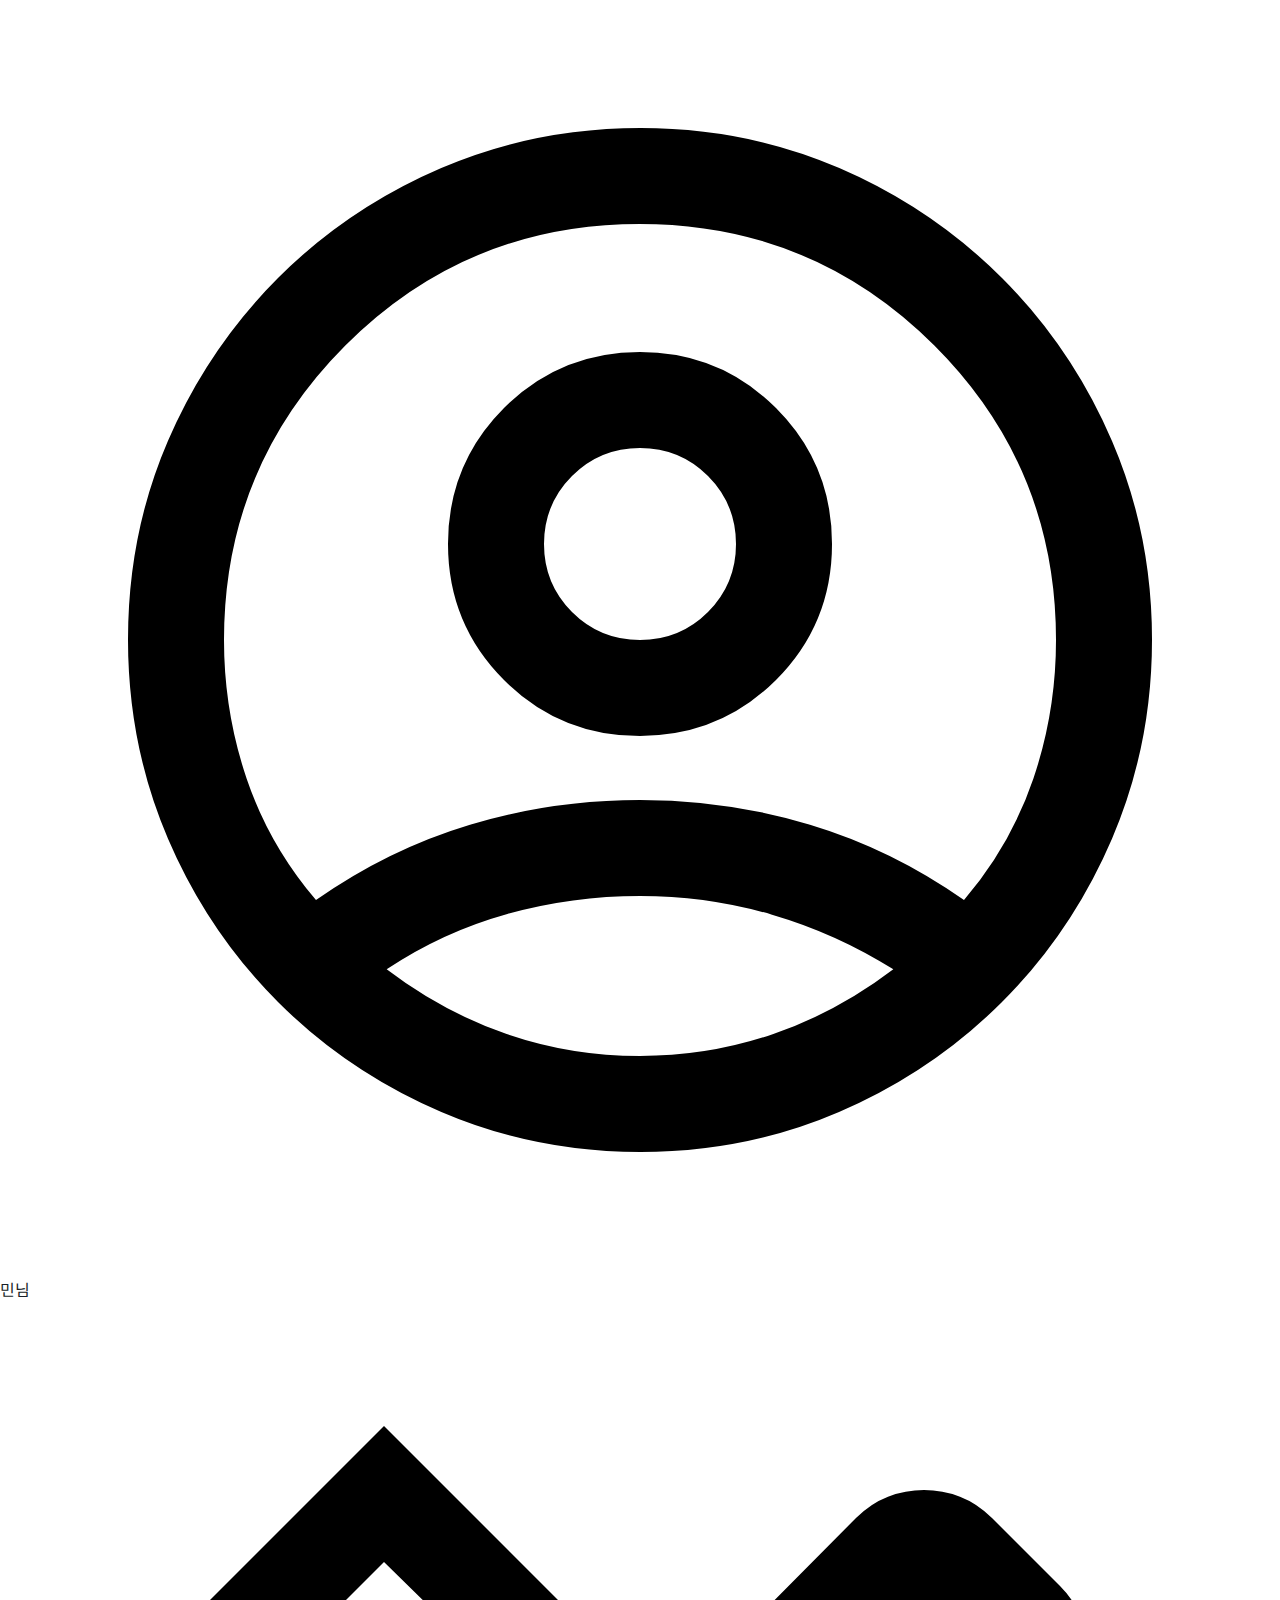
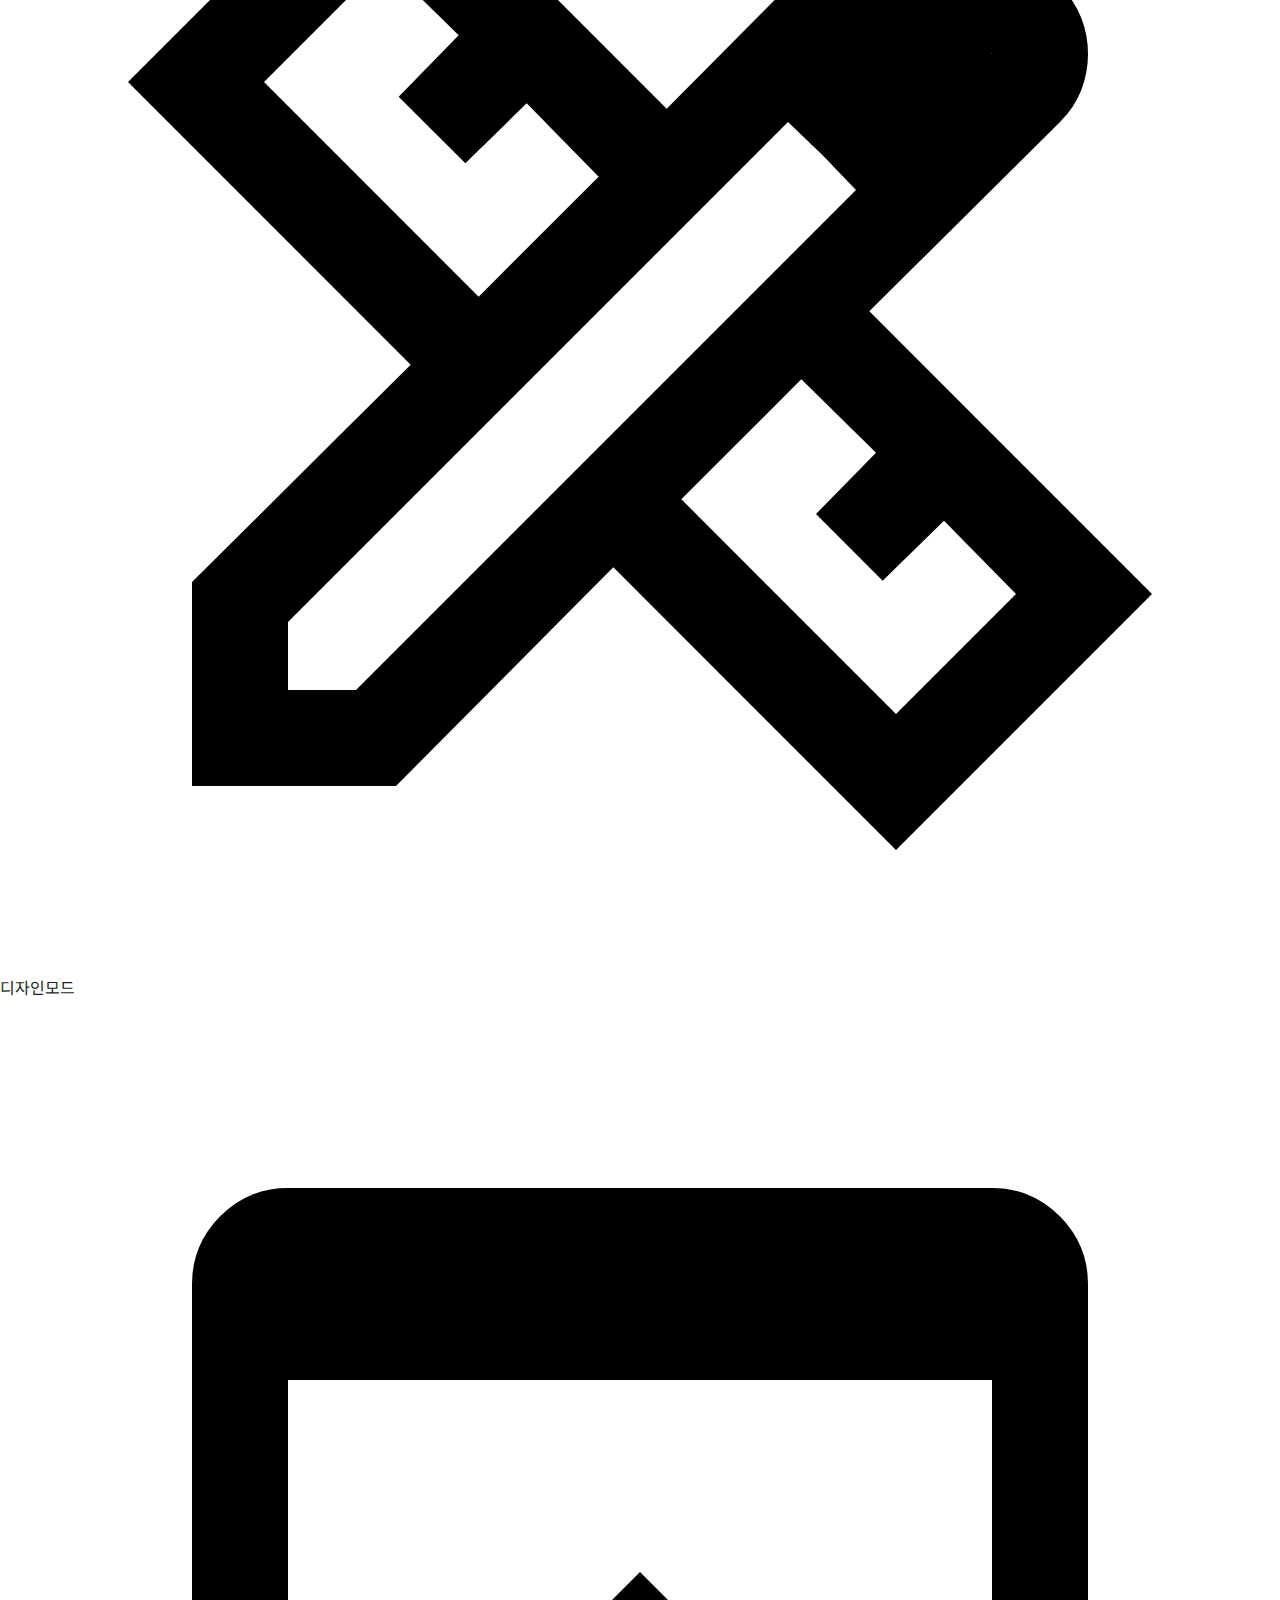
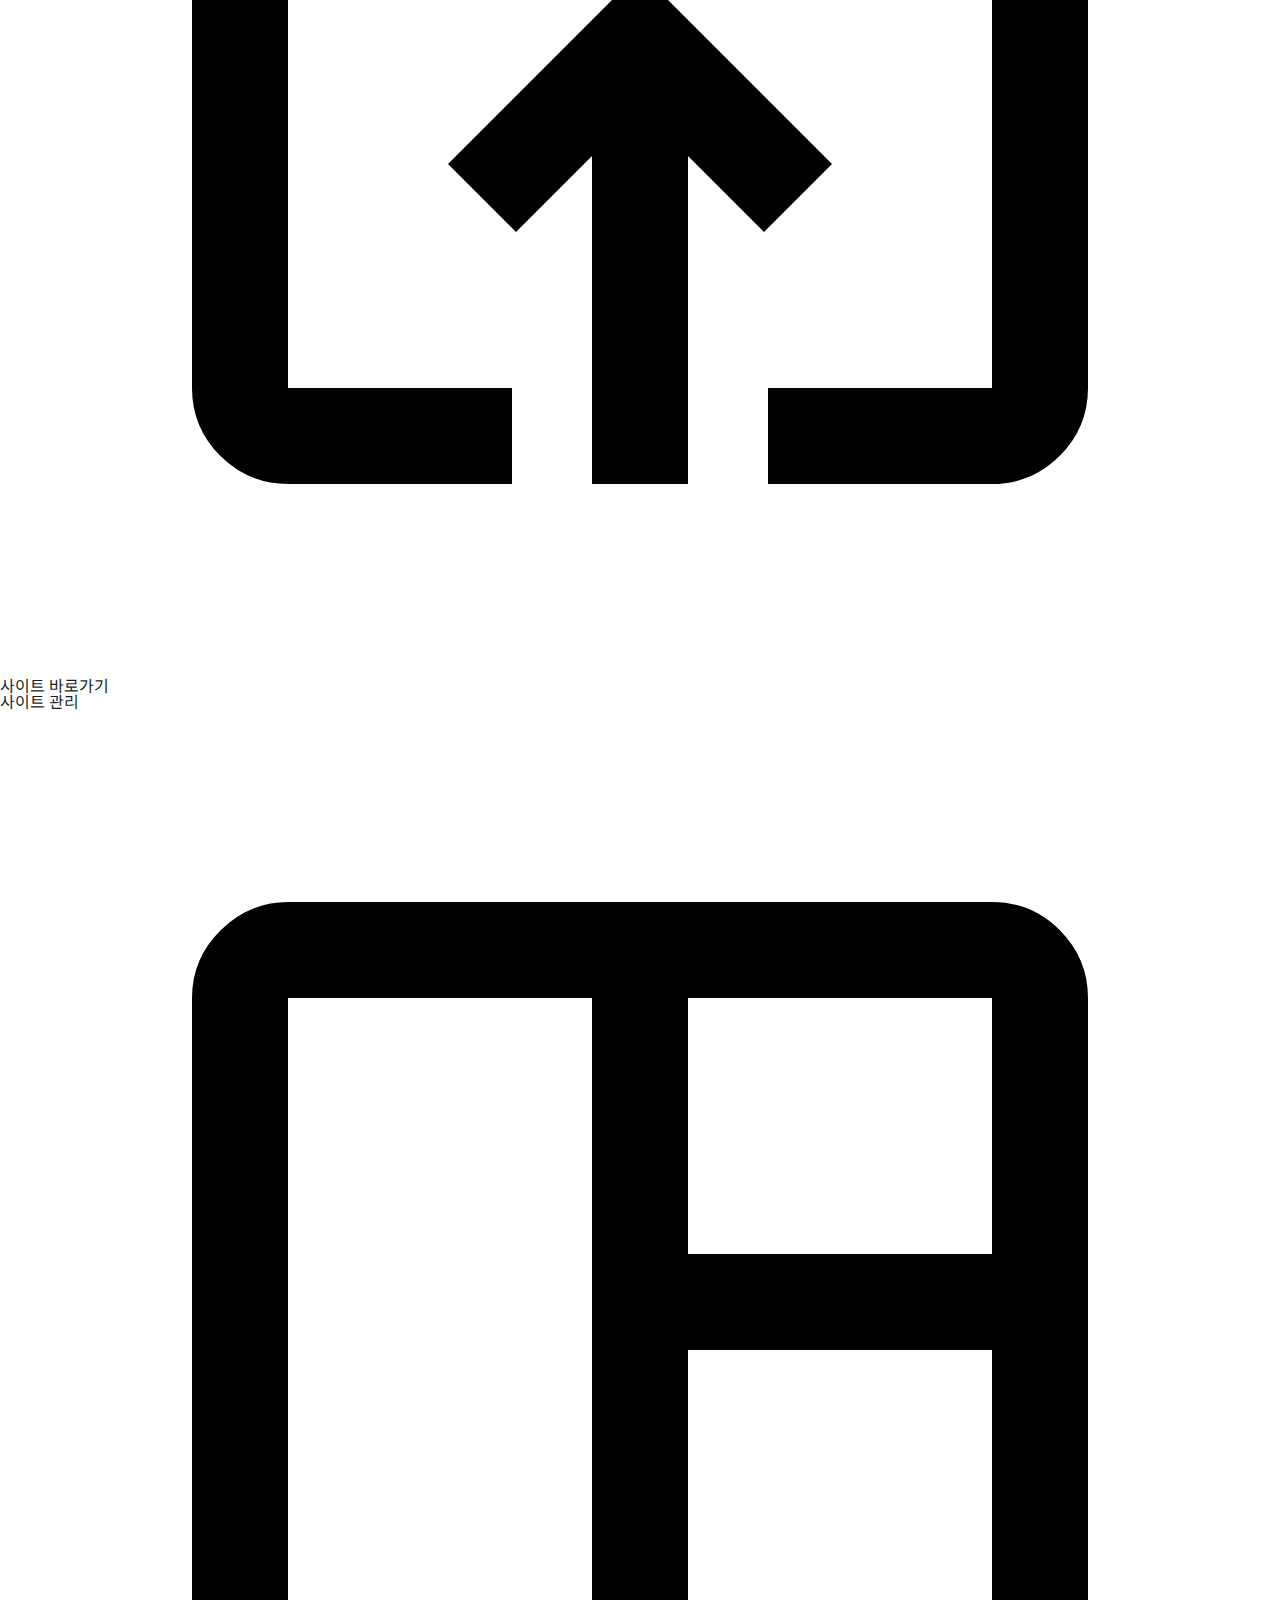
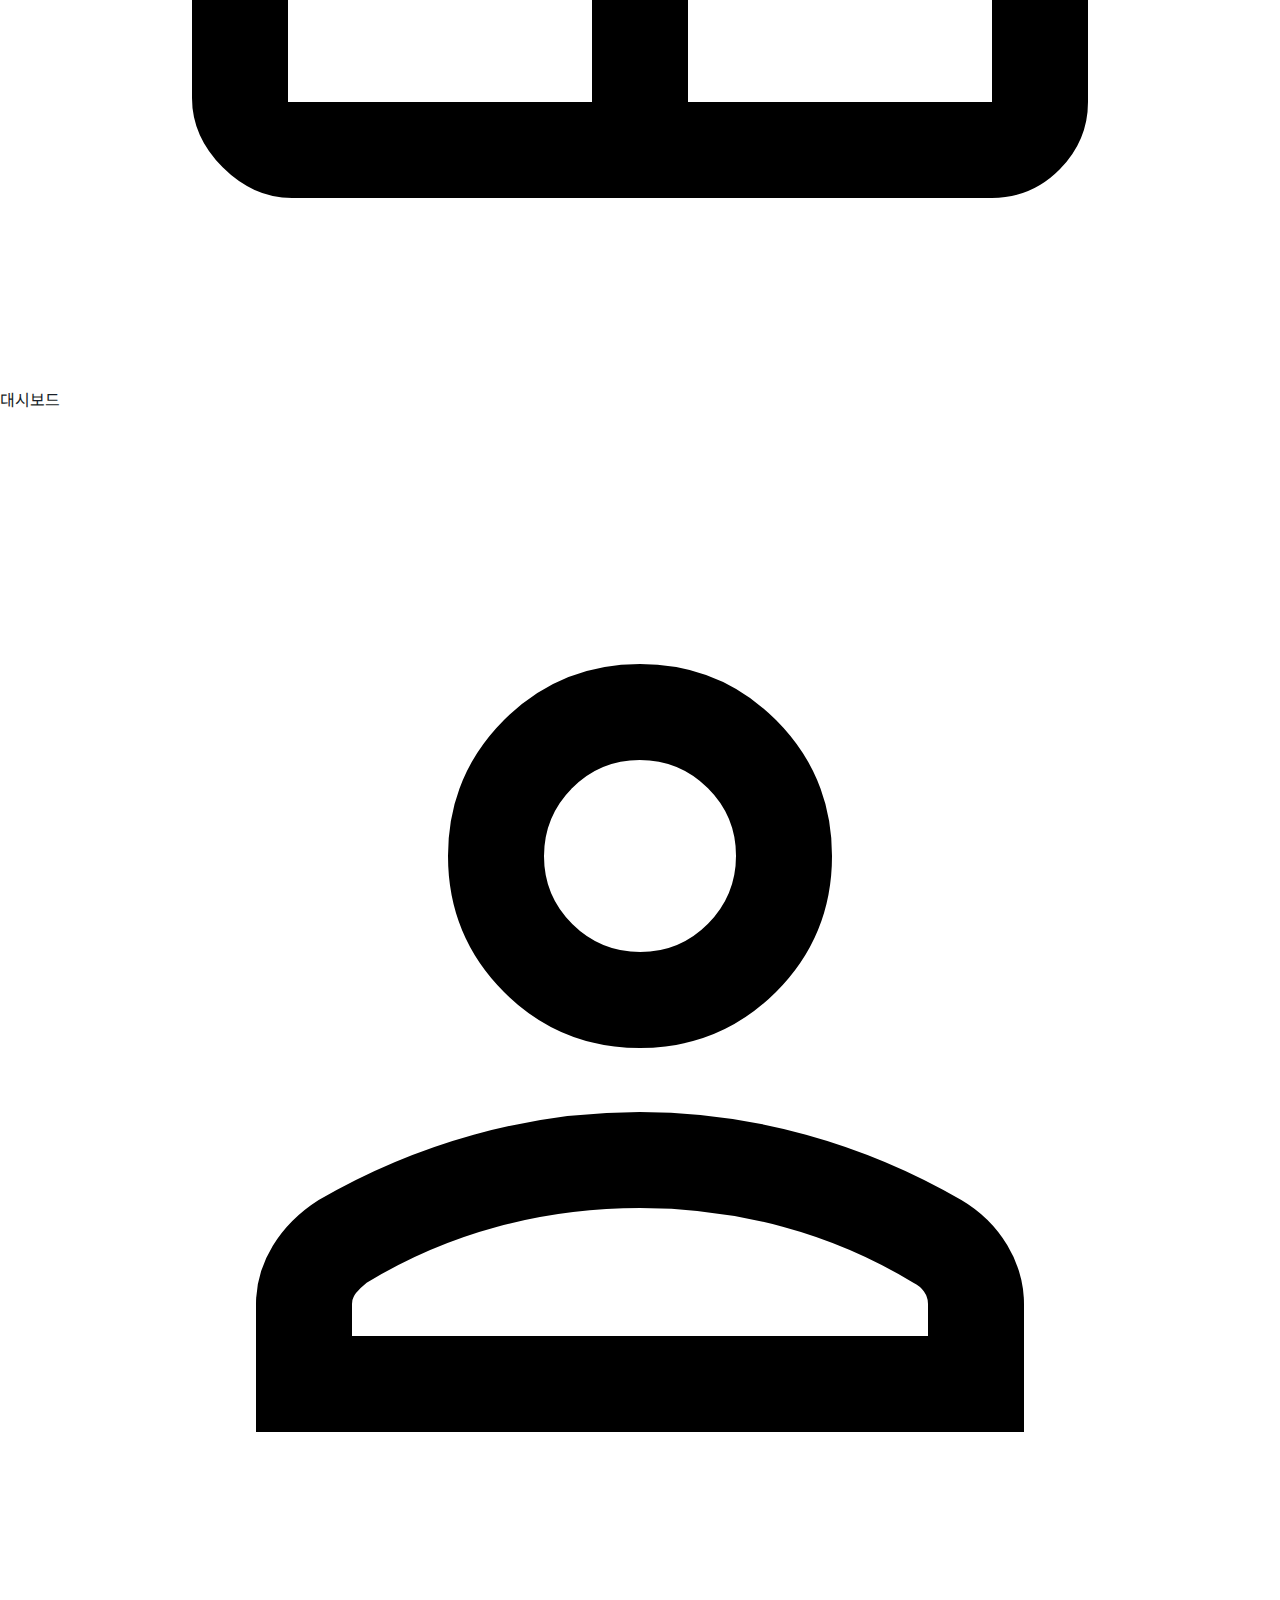
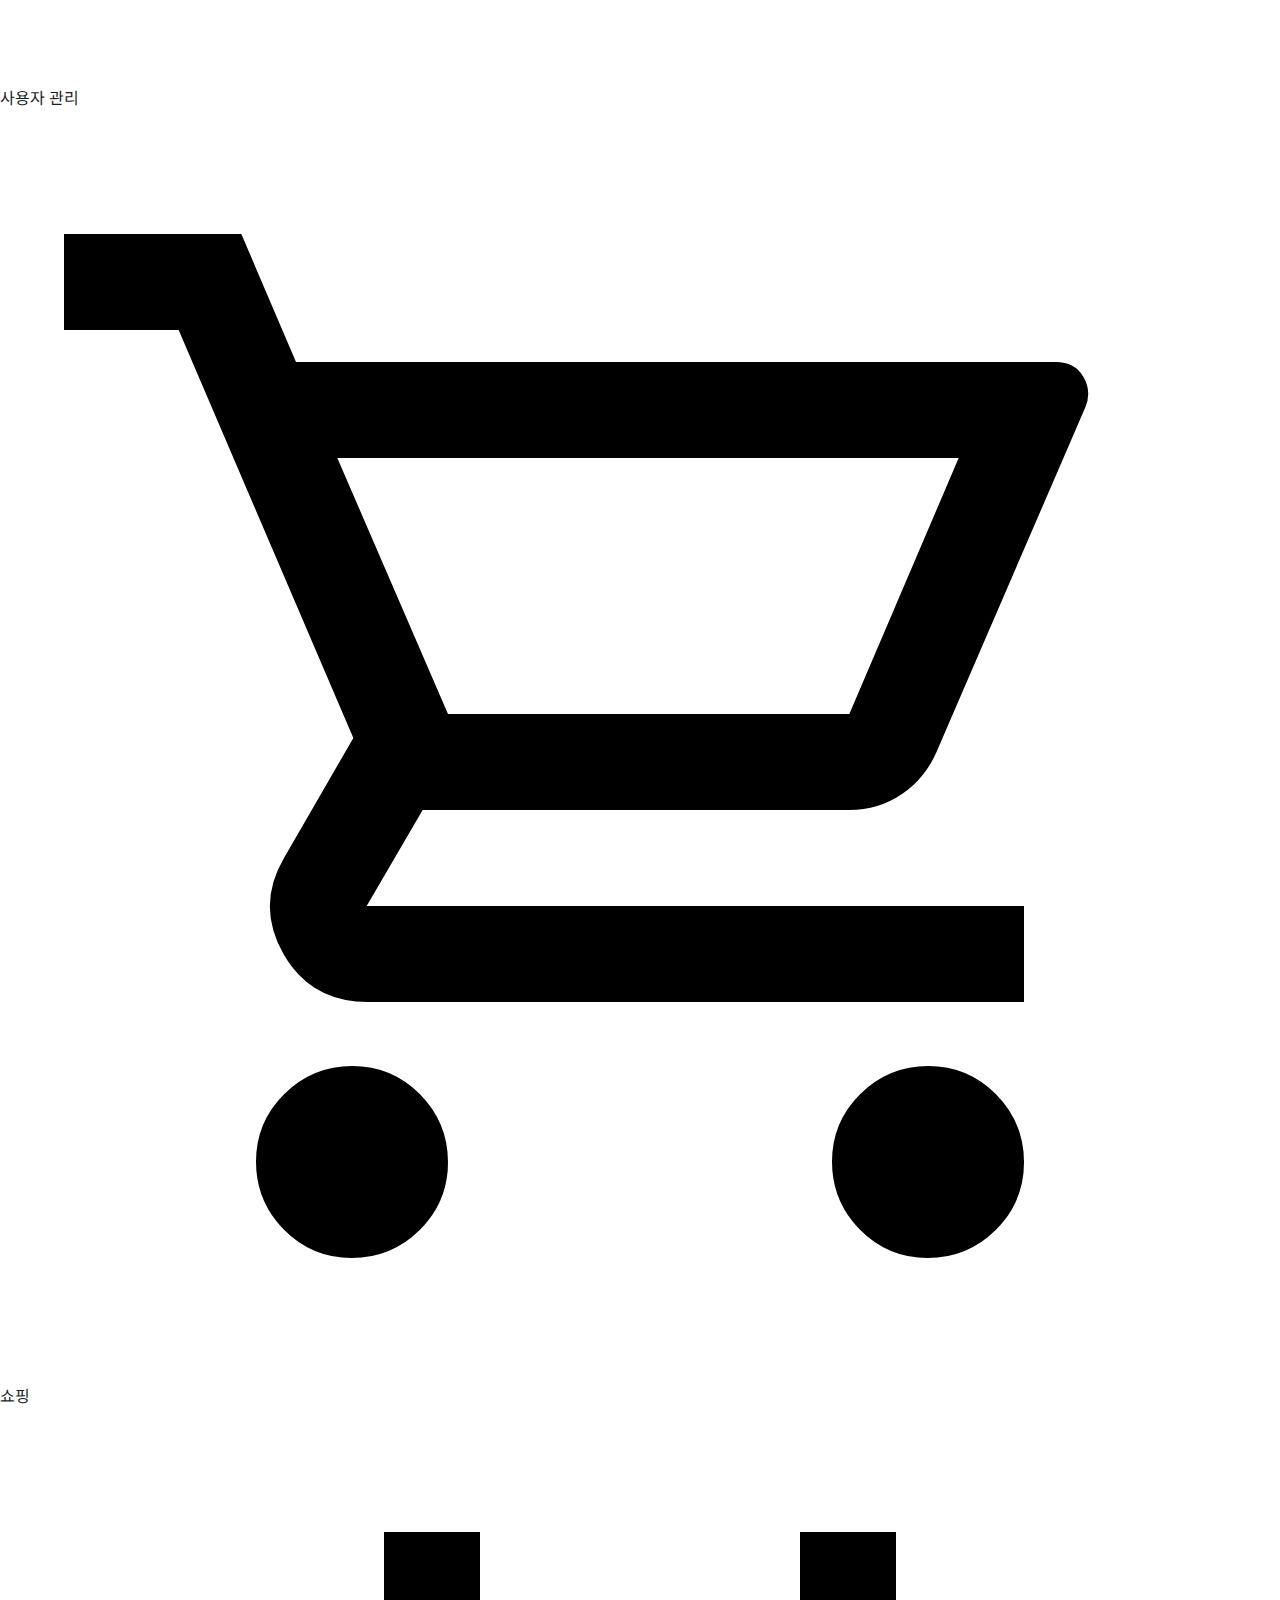
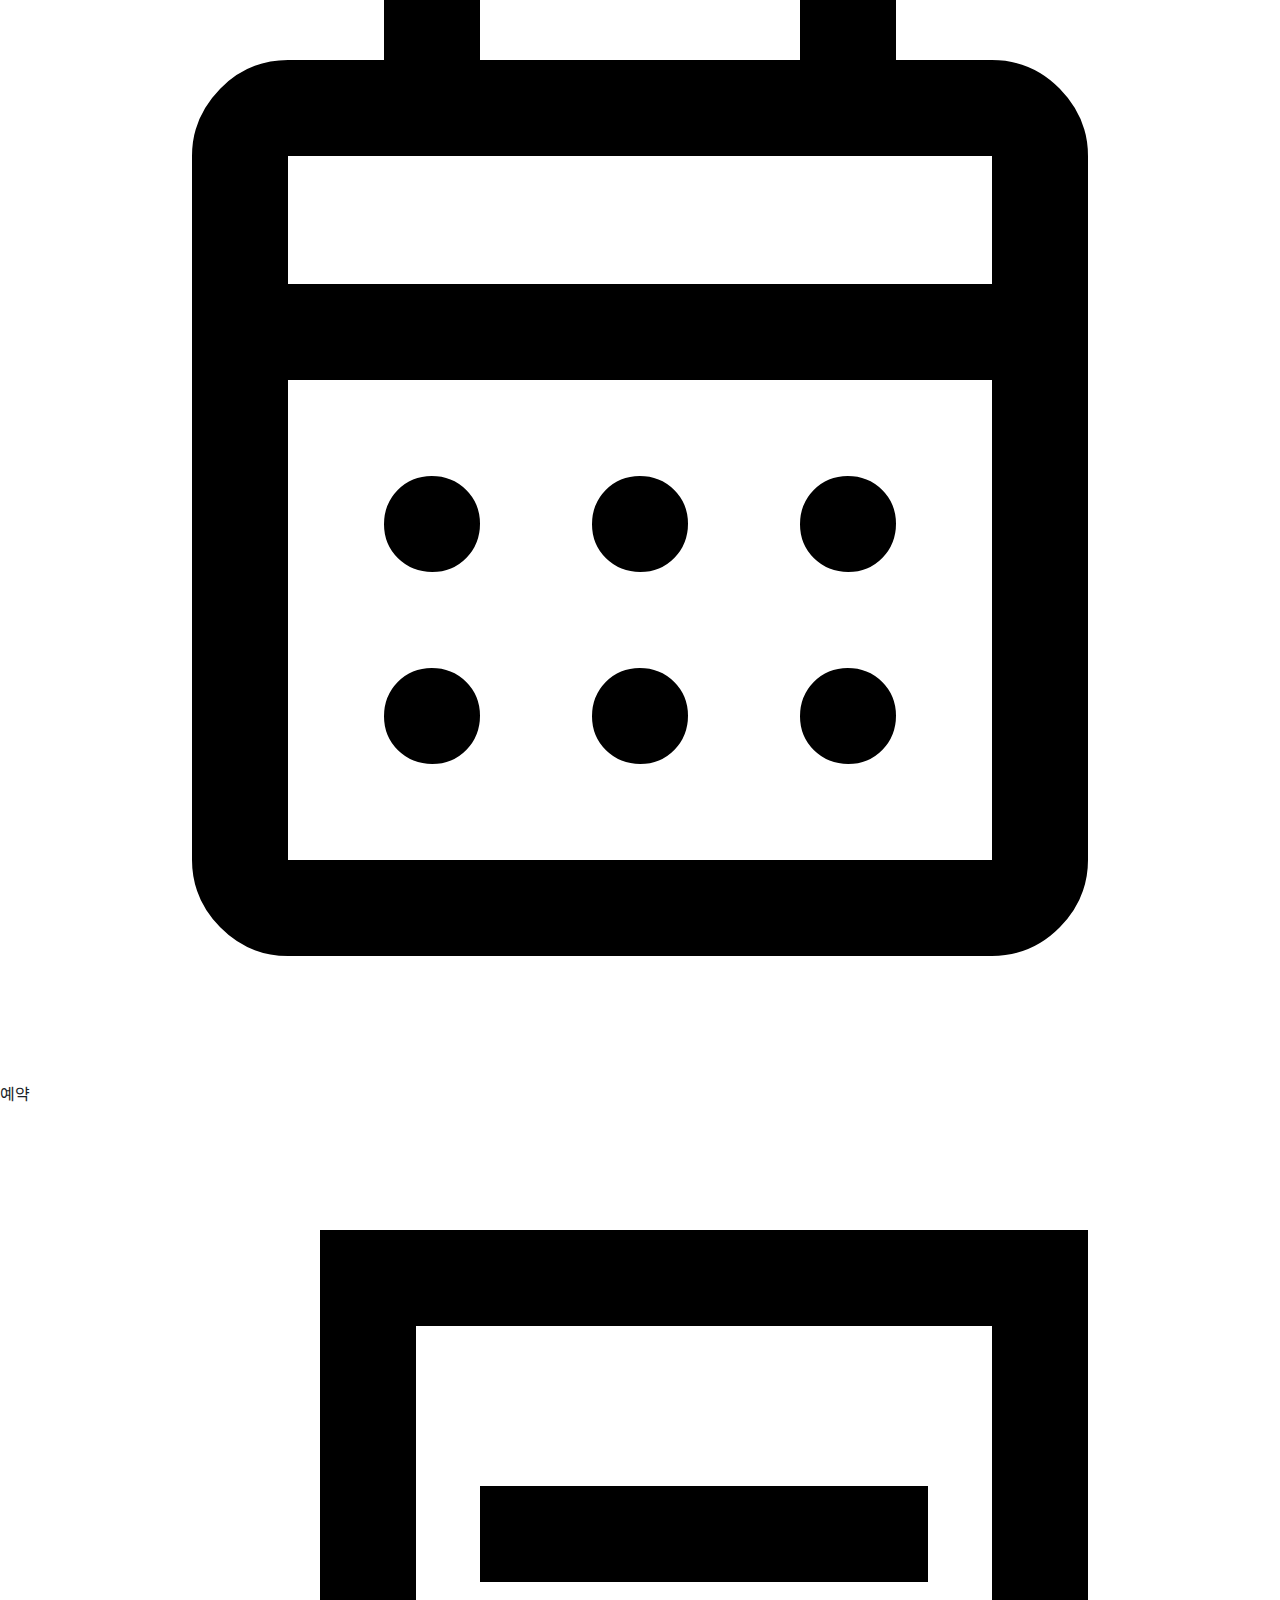
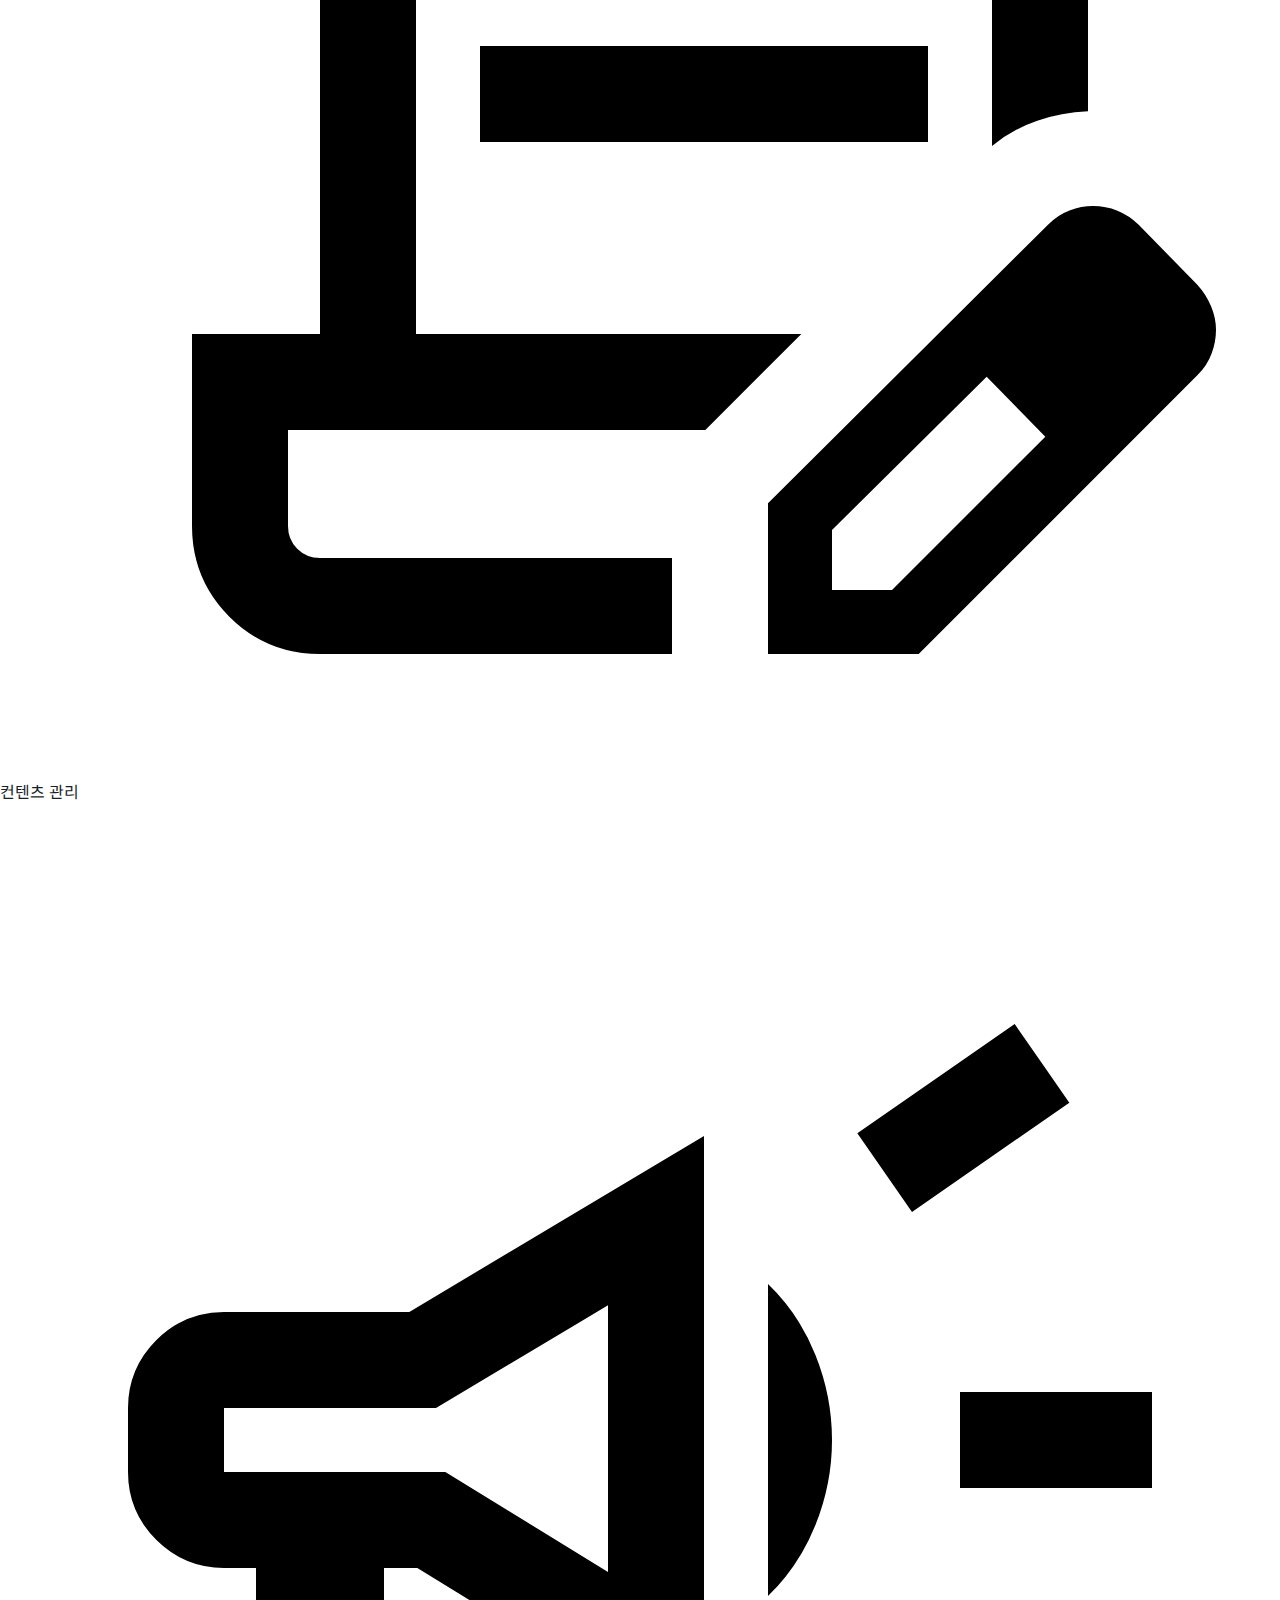
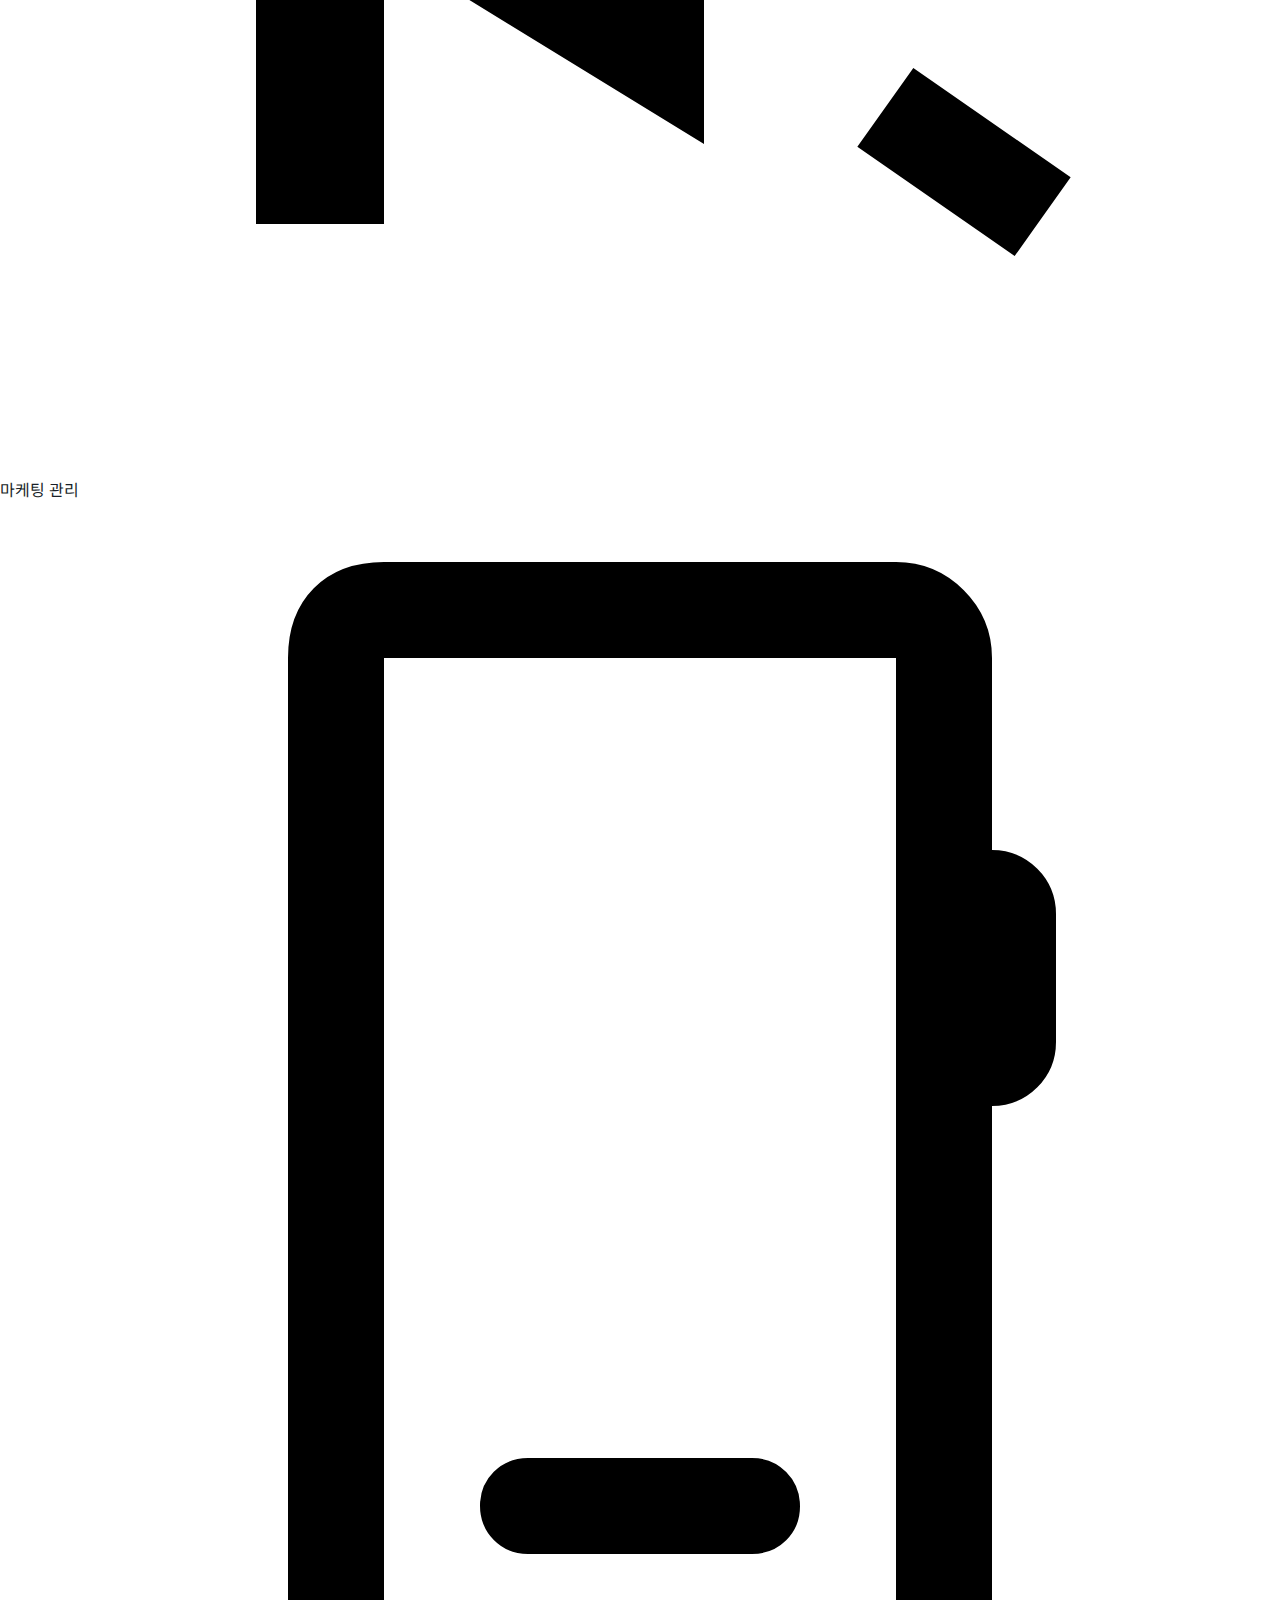
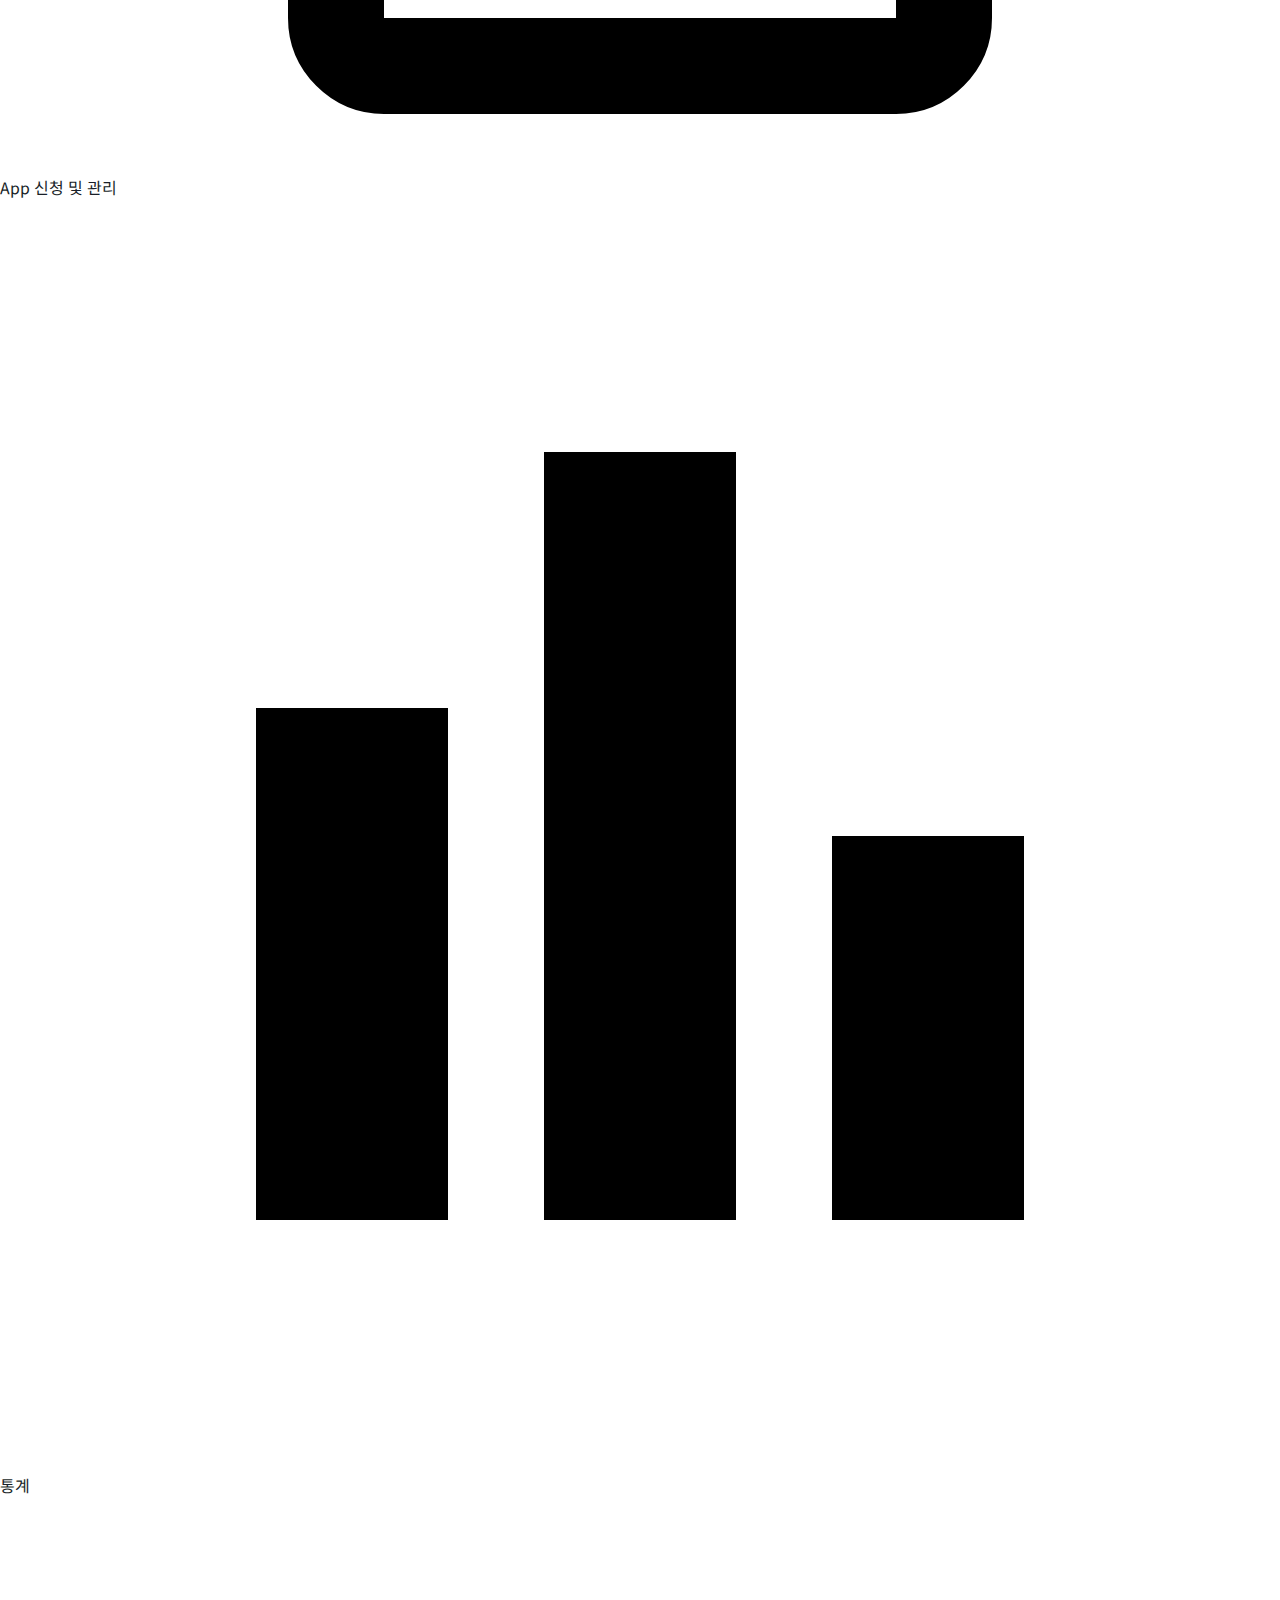
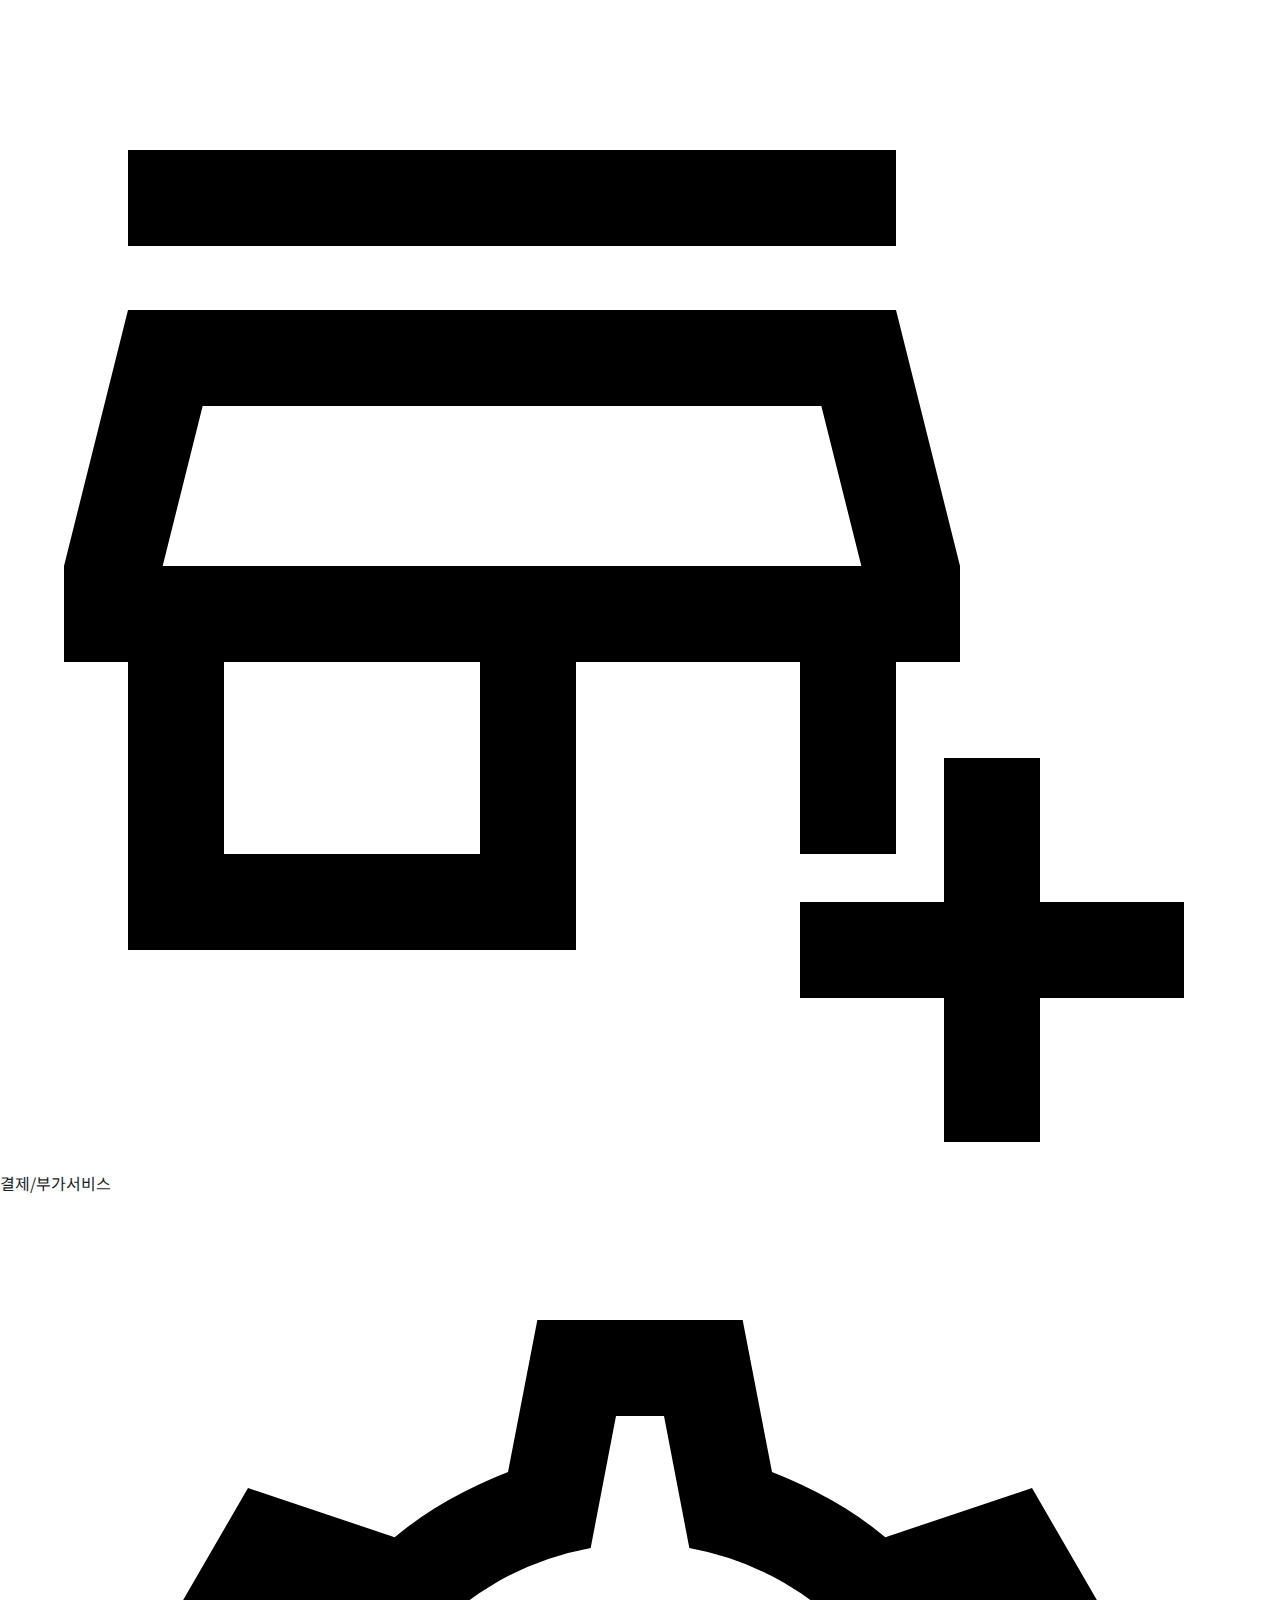
<file: index.html>
<!DOCTYPE html>
<html lang="ko">
  <head>
    <meta charset="UTF-8" />
    <meta name="viewport" content="width=device-width, initial-scale=1.0" />
    <title>Document</title>
    <link rel="stylesheet" href="style.css" />
  </head>
  <body>
    <div class="wrap">
      <aside>
        <h3></h3>
        <p>
          <img
            src="/icons/account_circle_20dp_000000_FILL0_wght400_GRAD0_opsz20.svg"
            alt="profile"
          />
          <span>민님</span>
        </p>
        <ul class="pro">
          <li>
            <img
              src="/icons/design_services_20dp_000000_FILL0_wght400_GRAD0_opsz20 (2).svg"
              alt="menu"
            />
            <a href="#">디자인모드</a>
          </li>
          <li>
            <img
              src="/icons/open_in_browser_20dp_000000_FILL0_wght400_GRAD0_opsz20.svg"
              alt="menu"
            />
            <a href="#">사이트 바로가기</a>
          </li>
        </ul>
        <ul class="site">
          <li>
            <a href="#"
              >사이트 관리
              <img
                src="/icons/add_circle_16dp_666666_FILL0_wght400_GRAD0_opsz20.svg"
                alt="menu"
                style="padding-left: 56px; width: 18px"
            /></a>
            <div>
              <img
                src="/icons/space_dashboard_20dp_000000_FILL0_wght400_GRAD0_opsz20.svg"
                alt="menu"
              />
              <a href="#">대시보드</a>
            </div>
            <div>
              <img
                src="/icons/person_20dp_000000_FILL0_wght400_GRAD0_opsz20.svg"
                alt="menu"
              />
              <a href="#">사용자 관리</a>
            </div>
            <div>
              <img
                src="/icons/shopping_cart_20dp_000000_FILL0_wght400_GRAD0_opsz20.svg"
                alt="menu"
              />
              <a href="#">쇼핑</a>
            </div>
            <div>
              <img
                src="/icons/calendar_month_20dp_000000_FILL0_wght400_GRAD0_opsz20.svg"
                alt="menu"
              />
              <a href="#">예약</a>
            </div>
            <div>
              <img
                src="/icons/contract_edit_20dp_000000_FILL0_wght400_GRAD0_opsz20 (1).svg"
                alt="menu"
              />
              <a href="#">컨텐츠 관리</a>
            </div>
            <div>
              <img
                src="/icons/campaign_20dp_000000_FILL0_wght400_GRAD0_opsz20.svg"
                alt="menu"
              />
              <a href="#">마케팅 관리</a>
            </div>
            <div>
              <img
                src="/icons/mobile_3_20dp_000000_FILL0_wght400_GRAD0_opsz20.svg"
                alt="menu"
              />
              <a href="#">App 신청 및 관리</a>
            </div>
            <div>
              <img
                src="/icons/bar_chart_20dp_000000_FILL0_wght400_GRAD0_opsz20.svg"
                alt="menu"
              /><a href="#">통계</a>
            </div>
            <div>
              <img
                src="/icons/add_business_20dp_000000_FILL0_wght400_GRAD0_opsz20.svg"
                alt="menu"
              /><a href="#">결제/부가서비스</a>
            </div>
            <div>
              <img
                src="/icons/settings_20dp_000000_FILL0_wght400_GRAD0_opsz20.svg"
                alt="menu"
              /><a href="#">환경설정</a>
            </div>
          </li>
        </ul>
      </aside>
      <main>
        <div class="search">
          <input
            type="search"
            name="search"
            id="search"
            placeholder="슈가파우더"
          />
          <input type="submit" value="검색" id="submit" />
          <input type="button" value="초기화" id="cancel" />
        </div>
        <div class="list">
          <div class="list1">
            <ul>
              <h4>기본설정</h4>
              <div class="bar1"></div>
              <li>
                <input type="radio" name="radio0" id="check" checked />사이트
                정보 설정하기
              </li>
              <li>
                <input type="radio" name="radio1" id="check" checked />디자인
                편집하기
              </li>
              <li>
                <input type="radio" name="radio1" id="check" />약관 설정하기
              </li>
              <li>
                <input type="radio" name="radio1" id="check" />도메인 연결하기
              </li>
            </ul>
            <ul>
              <h4>판매하기</h4>
              <div class="bar2"></div>
              <li>
                <input type="radio" name="radio2" id="check" />상품 추가하기
              </li>
              <li>
                <input type="radio" name="radio2" id="check" />배송 설정하기
              </li>
              <li>
                <input type="radio" name="radio2" id="check" />전자결제 신청하기
              </li>

              <li>
                <input type="radio" name="radio2" id="check" />네이버페이
                신청하기
              </li>
              <li>
                <input type="radio" name="radio2" id="check" />네이버쇼핑
                입점하기
              </li>
              <li>
                <input type="radio" name="radio2" id="check" />예약상품 추가하기
              </li>

              <li>
                <input type="radio" name="radio2" id="check" />성수기, 휴일
                설정하기
              </li>

              <li>
                <input type="radio" name="radio2" id="check" />환불기준 설정하기
              </li>
            </ul>

            <ul>
              <h4>성장하기</h4>
              <div class="bar3"></div>
              <li>
                <input type="radio" name="radio3" id="check" />검색엔진 등록하기
              </li>
              <li>
                <input type="radio" name="radio3" id="check" checked />검색엔진
                최적화
              </li>
              <li>
                <input type="radio" name="radio3" id="check" />소셜 로그인
                설정하기
              </li>
              <li>
                <input type="radio" name="radio3" id="check" />메일발송 설정하기
              </li>
              <li>
                <input type="radio" name="radio3" id="check" />SNS/알림톡
                설정하기
              </li>
              <li>
                <input type="radio" name="radio3" id="check" />방문자 분석하기
              </li>
              <li>
                <input type="radio" name="radio3" id="check" />광고 및 전환추적
                설정
              </li>
            </ul>
            <ul>
              <h4>추천작업</h4>
              <div class="bar4"></div>
              <li>
                <input type="radio" name="radio4" id="check" />운영진 설정하기
              </li>
              <li>
                <input type="radio" name="radio4" id="check" />자동입금확인
                설정하기
              </li>
              <li>
                <input type="radio" name="radio4" id="check" />채팅상담 설정하기
              </li>
              <li>
                <input type="radio" name="radio4" id="check" />모바일 앱
                설정하기
              </li>
              <li>
                <input type="radio" name="radio4" id="check" />FBE 설정하기
              </li>
            </ul>
          </div>
          <div class="list2">
            <div class="profile">
              <img
                src="/icons/account_circle_32dp_D9D9D9_FILL0_wght400_GRAD0_opsz40.svg"
                alt="account"
              />
              <br />
              <select name="select" id="select">
                <option selected>관리자</option>
                <option>다른계정으로 로그인</option>
              </select>
              <p>0926alsl7@naver.com</p>
            </div>
            <div class="pf">
              <ul>
                <li>사용버전</li>
                <li>PG</li>
                <li>APP</li>
                <li>도메인</li>
                <li>SSL</li>
                <li>SMS</li>
                <li>입금확인</li>
              </ul>
              <ul id="second">
                <li><span>FREE</span></li>
                <li>미가입</li>
                <li>IOS미사용/Android 미사용</li>
                <li>기본 도메인 사용 중</li>
                <li>사용 (기본 도메인 자동 적용)</li>
                <li>0건</li>
                <li>자동입금확인 미사용</li>
              </ul>
              <ul id="third">
                <li>업그레이드</li>
                <li>설정</li>
                <li>설정</li>
                <li>설정</li>
                <li>설정</li>
                <li>충전</li>
                <li>설정</li>
              </ul>
            </div>
          </div>
        </div>
        <div class="list3">
          <div class="list4">
            <table>
              <caption>
                일자별 요약
              </caption>
              <tr>
                <th>일자</th>
                <th>주문수</th>
                <th>매출액</th>
                <th>방문자</th>
                <th>가입</th>
                <th>문의</th>
                <th>후기</th>
              </tr>
              <tr>
                <td>2025-08-29</td>
                <td>1,247</td>
                <td>11,252,345원</td>
                <td>11,647명</td>
                <td>876명</td>
                <td>0</td>
                <td>0</td>
              </tr>
              <tr>
                <td>2025-08-28</td>
                <td>825</td>
                <td>8,952,705원</td>
                <td>17,926명</td>
                <td>1,257명</td>
                <td>0</td>
                <td>0</td>
              </tr>
              <tr>
                <td>2025-08-27</td>
                <td>452</td>
                <td>4,872,340원</td>
                <td>37,565명</td>
                <td>6,451명</td>
                <td>0</td>
                <td>0</td>
              </tr>
              <tr>
                <td>2025-08-26</td>
                <td>2,345</td>
                <td>24,120,821원</td>
                <td>24,215명</td>
                <td>3,276명</td>
                <td>0</td>
                <td>0</td>
              </tr>
              <tr>
                <td>2025-08-25</td>
                <td>549</td>
                <td>7,420,954원</td>
                <td>15,956명</td>
                <td>2,129명</td>
                <td>0</td>
                <td>0</td>
              </tr>
              <tr>
                <td>2025-08-24</td>
                <td>1,112</td>
                <td>12,155,486원</td>
                <td>11,298명</td>
                <td>1,927명</td>
                <td>0</td>
                <td>0</td>
              </tr>
              <tr>
                <td>2025-08-23</td>
                <td>623</td>
                <td>8,119,347원</td>
                <td>50,517명</td>
                <td>1,151명</td>
                <td>0</td>
                <td>0</td>
              </tr>
              <tr>
                <td>최근 7일 합계</td>
                <td>7,319</td>
                <td>95,482,455원</td>
                <td>112,347명</td>
                <td>19,926명</td>
                <td>0</td>
                <td>0</td>
              </tr>
            </table>
          </div>
          <div class="list5">
            <div class="graph">
              <p>방문자 현황</p>
              <img src="/icons/graph.png" alt="graph" />
            </div>
          </div>
          <div class="list6"></div>
        </div>
      </main>
    </div>
  </body>
</html>
</file>
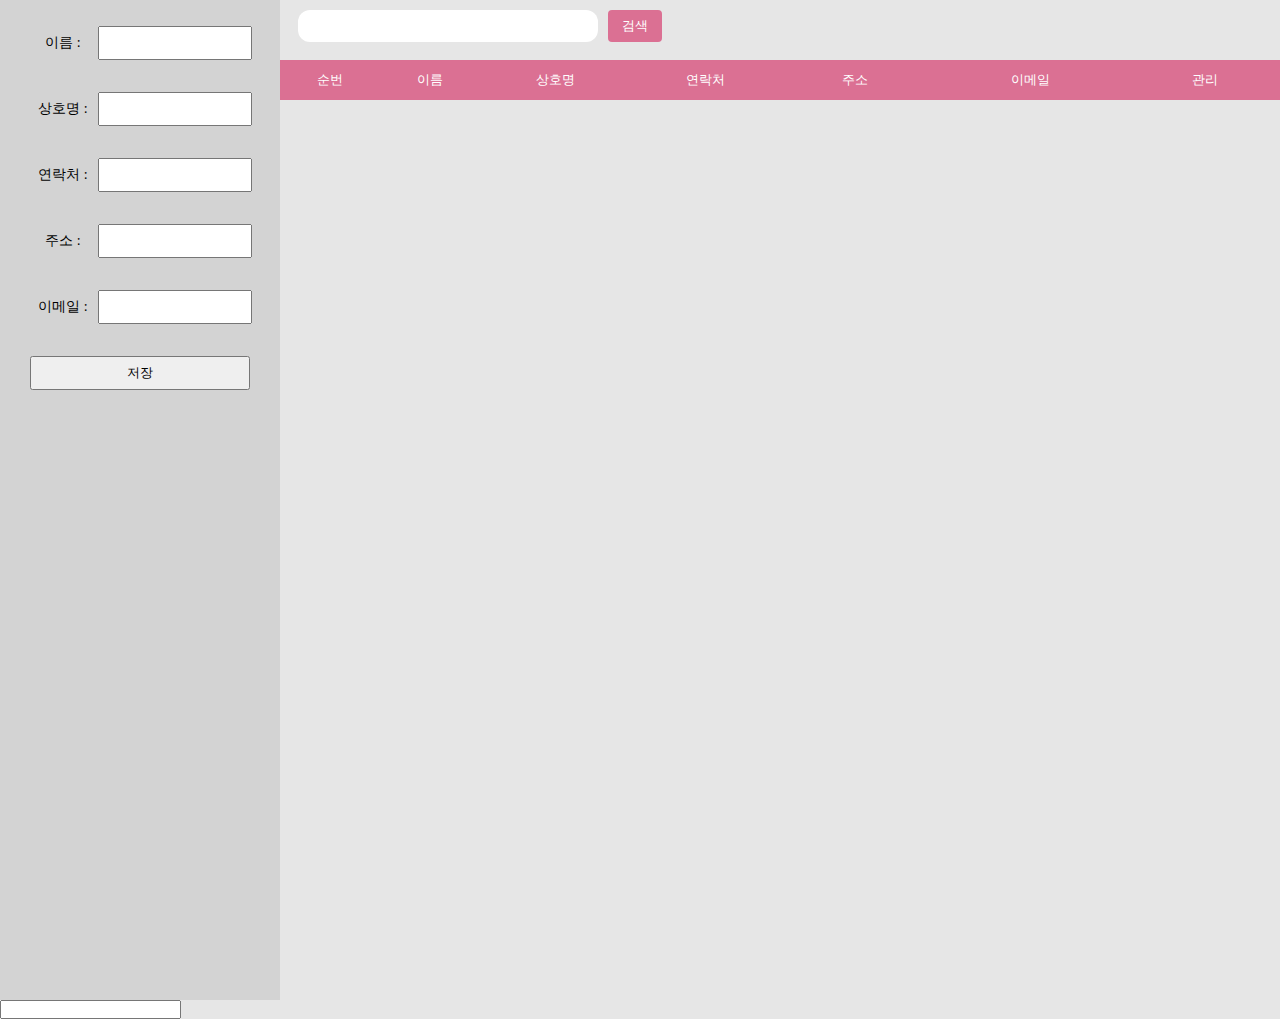
<file: card/index.html>
<!DOCTYPE html>
<html lang="en">
  <head>
    <meta charset="UTF-8" />
    <meta name="viewport" content="width=device-width, initial-scale=1.0" />
    <title>Document</title>
    <link rel="stylesheet" href="style.css" />
    <script src="index.js" defer></script>
  </head>
  <body>
    <div class="wrap">
      <aside>
        <ul>
          <li>
            <p>이름 :</p>
            <input type="text" id="company" />
          </li>
          <li>
            <p>상호명 :</p>
            <input type="text" id="name" />
          </li>
          <li>
            <p>연락처 :</p>
            <input type="text" id="tel" />
          </li>
          <li>
            <p>주소 :</p>
            <input type="text" id="addr" />
          </li>
          <li>
            <p>이메일 :</p>
            <input type="text" id="email" />
          </li>
          <li><button id="btn" data-flag="0">저장</button></li>
        </ul>
      </aside>
      <main>
        <header>
          <input type="text" id="search1" />
          <input type="button" value="검색" id="search2" />
        </header>
        <section>
          <ul class="nav">
            <li>순번</li>
            <li>이름</li>
            <li>상호명</li>
            <li>연락처</li>
            <li>주소</li>
            <li>이메일</li>
            <li>관리</li>
          </ul>
          <div class="list"></div>
        </section>
      </main>
    </div>
    <input type="text" id="seq" value="" />
  </body>
</html>
</file>
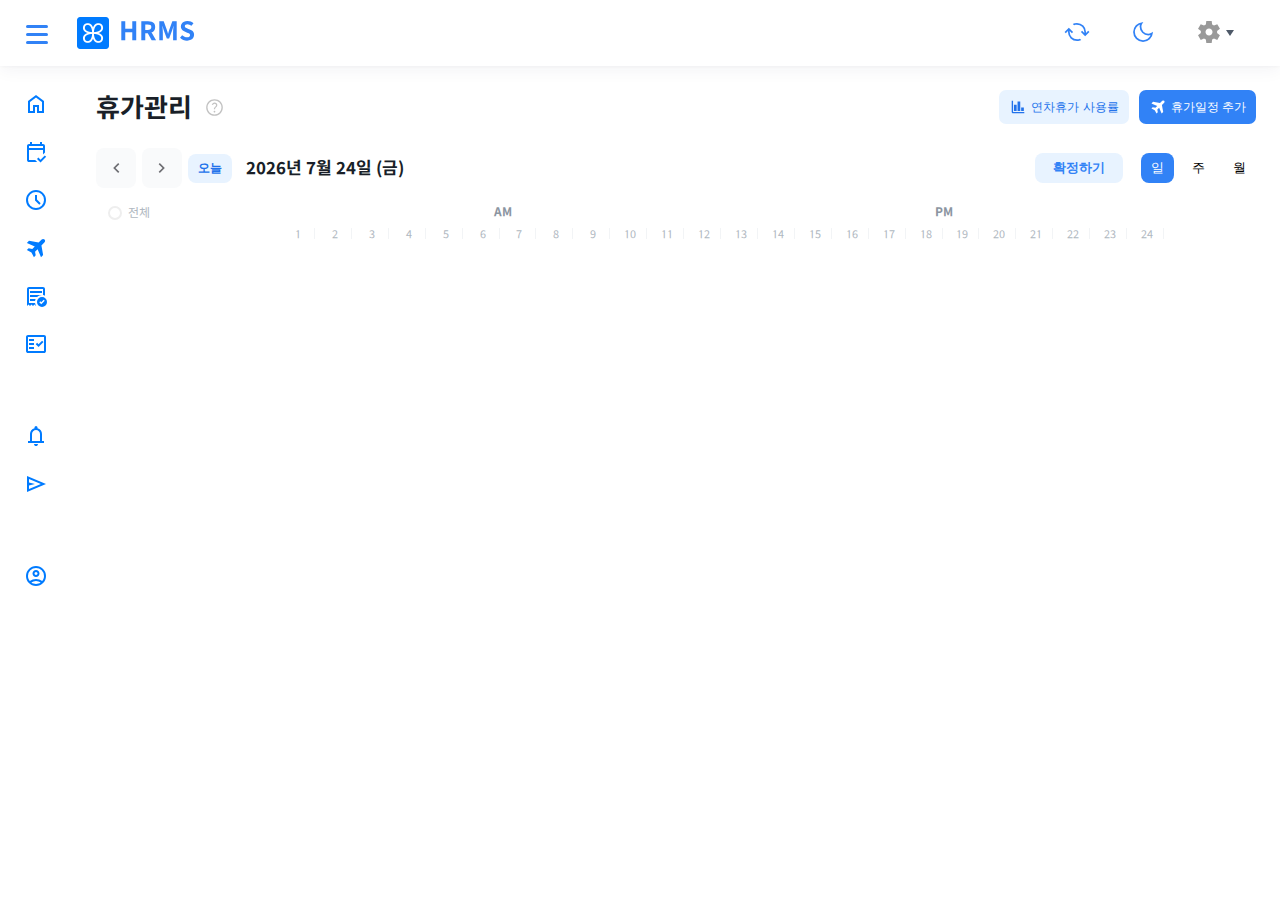
<file: dashboard.html>
<!DOCTYPE html>
<html lang="ko">
  <head>
    <meta charset="UTF-8" />
    <meta name="viewport" content="width=device-width, initial-scale=1.0" />
    <title>HR Management System</title>
    <link rel="shortcut icon" href="images/favicon.ico" />
    <link
      rel="icon"
      type="images/png"
      sizes="32x32"
      href="images/favicon-32x32.png"
    />
    <link
      rel="icon"
      type="images/png"
      sizes="16x16"
      href="images/favicon-16x16.png"
    />
    <link rel="stylesheet" href="style.css" />
    <link rel="stylesheet" href="m-style.css" media="(max-width:768px)" />
    <script src="jquery-3.7.1.min.js"></script>
    <script src="data.js" defer></script>
    <script src="contract.js" defer></script>
    <script src="dashboard.js" defer></script>
    <script src="schedule.js" defer></script>
    <script src="notice.js" defer></script>
  </head>
  <body>
    <div class="wrap">
      <div class="header">
        <div class="header-inner flex">
          <div class="menu">
            <button class="btn-menu" aria-label="메뉴 열기"></button>
          </div>
          <div class="header-wrap flex">
            <div class="logo flex">
              <img src="images/favicon-32x32.png" alt="logo" />
              <h1 class="logo-txt">HRMS</h1>
            </div>
            <div class="header-bar">
              <ul class="header-bar-list flex">
                <li class="header-bar-list-item">
                  <button class="icon-btn new">
                    <img src="images/refresh.svg" alt="change" />
                  </button>
                </li>
                <li class="header-bar-list-item">
                  <button class="icon-btn" id="darkmode">
                    <img
                      src="images/darkmode.svg"
                      alt="lightmode"
                      class="lightmode-img"
                    />
                    <img
                      src="images/darkmode-fill.svg"
                      alt="darkmode"
                      class="darkmode-img"
                      style="display: none"
                    />
                  </button>
                </li>
                <li class="header-bar-list-item dropdown">
                  <button class="icon-btn">
                    <img src="images/setting.svg" alt="setting" />
                  </button>
                </li>
              </ul>
            </div>
          </div>
        </div>
      </div>
      <div id="layout">
        <div class="main-wrap flex">
          <div class="aside">
            <div class="aside-inner">
              <ul class="nav">
                <li class="nav-item is-active" data-target="home">
                  <img src="images/home.svg" alt="home" />
                  <span class="nav-txt">홈</span>
                </li>
                <li class="nav-item" data-target="schedule">
                  <img src="images/schedule1.svg" alt="date" />
                  <span class="nav-txt">근무일정</span>
                </li>
                <li class="nav-item" data-target="attendance">
                  <img src="images/timecheck.svg" alt="date" />
                  <span class="nav-txt">출퇴근기록</span>
                </li>
                <li class="nav-item" data-target="vacation">
                  <img src="images/vacation.svg" alt="date" />
                  <span class="nav-txt">휴가관리</span>
                </li>
                <li class="nav-item" data-target="approval">
                  <img src="images/approve1.svg" alt="date" />
                  <span class="nav-txt">전자결재</span>
                </li>
                <li class="nav-item" data-target="contract">
                  <img src="images/approve2.svg" alt="date" />
                  <span class="nav-txt">전자계약</span>
                </li>
                <li class="nav-divider"></li>
                <li class="nav-item" data-target="notice">
                  <img src="images/notice.svg" alt="date" />
                  <span class="nav-txt">사내공지</span>
                </li>
                <li class="nav-item" data-target="message">
                  <img
                    src="images/send1.svg"
                    alt="date"
                    class="nav-item-message-img"
                  />
                  <span class="nav-txt">메시지</span>
                </li>
                <li class="nav-divider"></li>
                <li class="nav-item" data-target="account">
                  <img src="images/account.svg" alt="date" />
                  <span class="nav-txt">계정</span>
                </li>
              </ul>
            </div>
          </div>
          <div class="main">
            <div class="content">
              <section class="section" data-page="home">
                <div class="dashboard home">
                  <div class="card profile-card" data-target="account">
                    <div class="profile-info flex">
                      <div class="profile-img">
                        <img
                          src="images/supervisoraccount.svg"
                          alt="profile-img"
                        />
                      </div>
                      <div class="profile-text flex">
                        <div class="profile-name">하미니</div>
                        <div class="profile-meta">HR Manager · MBC Company</div>
                      </div>
                    </div>
                    <div class="profile-badge">ADMIN</div>
                  </div>
                  <div class="card schedule-card" data-target="schedule">
                    <div class="card-header">
                      <div class="card-title-wrap">
                        <div class="card-title-icon">
                          <img
                            src="images/timecheck.svg"
                            alt="출퇴근현황 아이콘"
                          />
                        </div>
                        <div class="card-title">
                          <h2 class="card-title-txt">출퇴근 현황</h2>
                        </div>
                      </div>
                      <button class="next-page">
                        <img
                          src="images/pagemove.svg"
                          alt="출퇴근현황 페이지 이동"
                        />
                      </button>
                    </div>
                    <div class="status-grid">
                      <div class="status-item wide common">
                        <span class="label">총 인원</span>
                        <strong class="colorBlue">981</strong>
                      </div>
                      <div class="status-item wide danger">
                        <span class="label">미출근</span>
                        <strong class="danger">13</strong>
                      </div>
                      <div class="status-item">
                        <span class="label">연차</span>
                        <strong>5</strong>
                      </div>
                      <div class="status-item">
                        <span class="label">출장</span>
                        <strong>31</strong>
                      </div>
                      <div class="status-item">
                        <span class="label">휴가</span>
                        <strong>8</strong>
                      </div>
                    </div>
                  </div>
                  <div class="card approval-card" data-target="approval">
                    <div class="card-header">
                      <div class="card-title-wrap">
                        <div class="card-title-icon">
                          <img src="images/approve1.svg" alt="전자결재" />
                        </div>
                        <div class="card-title">
                          <h2 class="card-title-txt">승인 대기 결제</h2>
                        </div>
                      </div>
                      <button class="next-page">
                        <img src="images/pagemove.svg" alt="결재 페이지 이동" />
                      </button>
                    </div>
                    <ul class="approval-list">
                      <li>
                        <span class="title">연차 신청</span>
                        <span class="count-pill danger">2건</span>
                      </li>
                      <li>
                        <span class="title">출장 신청</span>
                        <span class="count-pill">11건</span>
                      </li>
                      <li>
                        <span class="title">휴가 신청</span>
                        <span class="count-pill">3건</span>
                      </li>
                      <li>
                        <span class="title">야근 / 주말 근무</span>
                        <span class="count-pill">7건</span>
                      </li>
                    </ul>
                  </div>
                  <div class="card notice-card" data-target="notice">
                    <div class="card-header">
                      <div class="card-title-wrap">
                        <div class="card-title-icon">
                          <img src="images/notice.svg" alt="공지" />
                        </div>
                        <div class="card-title">
                          <h2 class="card-title-txt">공지 관리</h2>
                        </div>
                      </div>
                    </div>
                    <ul class="notice-list">
                      <li>
                        <span class="title">12월 급여 일정 안내</span>
                        <span class="date">12.05</span>
                      </li>
                      <li>
                        <span class="title">재택근무 정책 변경</span>
                        <span class="date">11.27</span>
                      </li>
                      <li>
                        <span class="title"> 사내 보안 교육 안내</span>
                        <span class="date">11.14</span>
                      </li>
                    </ul>
                    <div class="notice-actions">
                      <button class="notice-btn add">
                        <img src="images/addnoti.svg" alt="공지추가" />
                        <span>공지 추가</span>
                      </button>
                      <button class="notice-btn edit">
                        <img src="images/editnotification.svg" alt="공지수정" />
                        <span>공지 수정</span>
                      </button>
                    </div>
                  </div>
                  <div class="card summary-card">
                    <div class="card-header">
                      <div class="card-title-wrap">
                        <div class="card-title-icon">
                          <img src="images/chart3.svg" alt="icon" />
                        </div>
                        <div class="card-title">
                          <h2 class="card-title-txt">이번 달 요약</h2>
                        </div>
                      </div>
                    </div>
                    <div class="summary-item">
                      <div class="summary-row">
                        <div class="summary-text">
                          <span class="label">평균 근무시간</span>
                          <strong class="value"
                            >8.2<span class="font-s">h</span></strong
                          >
                        </div>
                        <span class="summary-sub">기준 8h</span>
                      </div>
                      <div class="progress toss">
                        <div class="progress-bar" data-value="82"></div>
                      </div>
                    </div>
                    <div class="summary-item">
                      <div class="summary-row">
                        <div class="summary-text">
                          <span class="label">연차 사용률</span>
                          <strong class="value"
                            >12<span class="font-s">%</span>
                          </strong>
                        </div>
                        <span class="summary-sub">연 15일 기준</span>
                      </div>
                      <div class="progress toss gray">
                        <div class="progress-bar" data-value="12"></div>
                      </div>
                    </div>
                  </div>
                </div>
              </section>
              <section class="section" data-page="schedule">
                <div class="dashboard schedule">
                  <div class="schedule-top">
                    <div class="schedule-title">
                      <h1>근무일정</h1>
                      <button class="help-btn">
                        <img src="images/help.svg" alt="도움말" />
                      </button>
                      <div class="toggle-wrap">
                        <span>휴가 관리</span>
                        <label class="toggle">
                          <input
                            type="checkbox"
                            class="toggle-input"
                            id="mixToggle"
                          />
                          <span class="slider"></span>
                        </label>
                      </div>
                    </div>
                    <button type="button" class="schedule-add-btn">
                      <img
                        src="images/scedule-add-btn.svg"
                        alt="schedule-add"
                      />근무일정 추가
                    </button>
                  </div>
                  <div class="schedule-control">
                    <div class="date-nav">
                      <button class="schedule-prev-btn">
                        <img
                          src="images/pagemove.svg"
                          alt="page"
                          style="transform: rotate(180deg)"
                        />
                      </button>
                      <button class="schedule-next-btn">
                        <img src="images/pagemove.svg" alt="page" />
                      </button>
                      <button class="today-btn">
                        <span class="today-btn-txt">오늘</span>
                      </button>
                      <span class="data-text-today"></span>
                    </div>
                    <div class="schedule-mode">
                      <button class="schedule-save">확정하기</button>
                      <button type="button" class="view-mode day active">
                        일
                      </button>
                      <button type="button" class="view-mode week">주</button>
                      <button type="button" class="view-mode month">월</button>
                    </div>
                  </div>
                  <div class="schedule-board">
                    <div class="time-header">
                      <div class="check-all-header">
                        <label class="check-all">
                          <input
                            type="checkbox"
                            class="checkAll"
                            data-scope="schedule"
                          />
                          <span class="check-all-txt">전체</span>
                        </label>
                      </div>
                      <div class="empt"></div>
                      <div
                        class="schedule-header-main"
                        id="scheduleHeaderMain"
                      ></div>
                    </div>
                    <div class="schedule-body"></div>
                  </div>
                </div>
              </section>
              <section class="section" data-page="attendance">
                <div class="dashboard attendance">
                  <div class="schedule-top">
                    <div class="schedule-title">
                      <h1>출퇴근기록</h1>
                      <button class="help-btn">
                        <img src="images/help.svg" alt="도움말" />
                      </button>
                    </div>
                  </div>
                  <div class="attendance-control">
                    <div class="date-nav">
                      <button class="attendance-prev-btn">
                        <img
                          src="images/pagemove.svg"
                          alt="prev"
                          style="transform: rotate(180deg)"
                        />
                      </button>
                      <button class="attendance-next-btn">
                        <img src="images/pagemove.svg" alt="next" />
                      </button>
                      <button class="today-btn">
                        <span class="today-btn-txt">오늘</span>
                      </button>
                      <span class="attendance-today-txt"></span>
                    </div>
                    <div class="attendance-filter">
                      <img
                        src="images/filter3.svg"
                        alt="filter-img"
                        class="att-select-filter"
                      />
                      <select id="attDeptFilter" class="att-select">
                        <option value="all">전체 부서</option>
                        <option value="Management">Management</option>
                        <option value="Sales">Sales</option>
                        <option value="Marketing">Marketing</option>
                        <option value="Design">Design</option>
                        <option value="Production">Production</option>
                        <option value="R&D">R&D</option>
                      </select>
                    </div>
                  </div>

                  <div class="attendance-board">
                    <div class="attendance-time-header">
                      <div class="attendance-time-header-employee"></div>
                      <div
                        class="attendance-header-days"
                        id="attHeaderDays"
                      ></div>
                    </div>
                    <div class="attendance-body" id="attBody"></div>
                  </div>
                </div>
              </section>
              <section class="section is-active" data-page="vacation">
                <div class="dashboard vacation">
                  <div class="schedule-top">
                    <div class="schedule-title">
                      <h1>휴가관리</h1>
                      <button class="help-btn">
                        <img src="images/help.svg" alt="도움말" />
                      </button>
                    </div>
                    <div class="vacation-btn-group">
                      <button type="button" class="vacation-rate-btn">
                        <img src="images/vacation-rate.svg" alt="img" />연차휴가
                        사용률
                      </button>
                      <button type="button" class="vacation-add-btn">
                        <img
                          src="images/vacation-add-btn.svg"
                          alt="vacation-add"
                        />휴가일정 추가
                      </button>
                    </div>
                  </div>
                  <div class="schedule-control">
                    <div class="date-nav">
                      <button class="schedule-prev-btn">
                        <img
                          src="images/pagemove.svg"
                          alt="page"
                          style="transform: rotate(180deg)"
                        />
                      </button>
                      <button class="schedule-next-btn">
                        <img src="images/pagemove.svg" alt="page" />
                      </button>
                      <button class="today-btn">
                        <span class="today-btn-txt">오늘</span>
                      </button>
                      <span class="data-text-today"></span>
                    </div>

                    <div class="schedule-mode">
                      <button class="schedule-save">확정하기</button>
                      <button type="button" class="view-mode day active">
                        일
                      </button>
                      <button type="button" class="view-mode week">주</button>
                      <button type="button" class="view-mode month">월</button>
                    </div>
                  </div>
                  <div class="schedule-board">
                    <div class="time-header">
                      <div class="check-all-header">
                        <label class="check-all">
                          <input
                            type="checkbox"
                            class="checkAll"
                            data-scope="vacation"
                          />
                          <span class="check-all-txt">전체</span>
                        </label>
                      </div>
                      <div class="empt"></div>
                      <div
                        class="schedule-header-main"
                        id="scheduleHeaderMain"
                      ></div>
                    </div>
                    <div class="vacation-body"></div>
                  </div>
                </div>
              </section>
              <section class="section" data-page="approval">
                <div class="dashboard approval">
                  <div class="schedule-top">
                    <div class="schedule-title">
                      <h1>전자결재</h1>
                      <button class="help-btn">
                        <img src="images/help.svg" alt="도움말" />
                      </button>
                    </div>
                  </div>
                  <div class="approval-control">
                    <div class="approval-process">
                      <button class="process-btn active" data-process="all">
                        전체
                      </button>
                      <button class="process-btn" data-process="pending">
                        진행
                      </button>
                      <button class="process-btn" data-process="approved">
                        완료
                      </button>
                      <button class="process-btn" data-process="rejected">
                        반려
                      </button>
                    </div>
                    <div class="approval-filters">
                      <div
                        class="approval-filters-img filter-btn active"
                        data-filter="all"
                      >
                        <img src="images/filter2.svg" alt="filter" />
                      </div>
                      <button class="filter-btn" data-filter="vacation">
                        휴가 신청
                      </button>
                      <button class="filter-btn" data-filter="schedule">
                        근무일정 변경
                      </button>
                      <button class="filter-btn" data-filter="trip">
                        출장 신청
                      </button>
                      <button class="filter-btn" data-filter="payroll">
                        연장근무 신청
                      </button>
                      <button class="filter-btn" data-filter="etc">기타</button>
                    </div>
                  </div>
                  <div class="approval-board">
                    <div class="approval-board-head">
                      <div class="approval-item">
                        <span class="approval-head-txt">요청 종류</span>
                      </div>
                      <div class="approval-content">
                        <span class="approval-head-txt">요청 사항</span>
                      </div>
                      <div class="approval-status">
                        <span class="approval-head-txt">상태</span>
                      </div>
                      <div class="approval-action">
                        <span class="approval-head-txt">관리</span>
                      </div>
                    </div>
                    <div class="approval-board-body"></div>
                  </div>
                </div>
              </section>
              <section class="section" data-page="contract">
                <div class="dashboard contract">
                  <div class="schedule-top">
                    <div class="schedule-title">
                      <h1>전자계약</h1>
                      <button class="help-btn">
                        <img src="images/help.svg" alt="도움말" />
                      </button>
                    </div>
                  </div>
                  <div class="contract-control">
                    <div class="contract-process-wrap">
                      <div class="contract-process">
                        <button
                          class="contract-process-btn active"
                          data-process="all"
                        >
                          전체
                        </button>
                        <button
                          class="contract-process-btn"
                          data-process="pending"
                        >
                          진행
                        </button>
                        <button
                          class="contract-process-btn"
                          data-process="approved"
                        >
                          완료
                        </button>
                        <button
                          class="contract-process-btn"
                          data-process="rejected"
                        >
                          반려
                        </button>
                      </div>
                      <div class="contract-wrap">
                        <div class="contract-request">
                          <button type="button" class="contract-request-btn">
                            <img
                              src="images/contract_icon.svg"
                              alt=""
                              class="contract-request-img"
                            />
                            <span class="contract-request-txt"
                              >전자계약서 요청</span
                            >
                          </button>
                        </div>
                        <div class="contract-add">
                          <button type="button" class="contract-add-btn">
                            <img
                              src="images/contract_edit.svg"
                              alt=""
                              class="contract-add-img"
                            />
                            <span class="contract-add-txt">계약서 추가</span>
                          </button>
                        </div>
                        <div class="contract-edit">
                          <button type="button" class="contract-edit-btn">
                            <img
                              src="images/save2.svg"
                              alt="save"
                              class="contract-save-btn"
                            />
                            <span class="contract-edit-txt">보관함 이동</span>
                          </button>
                        </div>
                      </div>
                    </div>
                    <div class="contract-filters">
                      <button
                        class="contract-filter-btn active"
                        data-item="contract-all"
                      >
                        전체
                      </button>
                      <button
                        class="contract-filter-btn"
                        data-item="contract-work"
                      >
                        근로계약서
                      </button>
                      <button
                        class="contract-filter-btn"
                        data-item="contract-protect"
                      >
                        정보보호 서약서
                      </button>
                      <button
                        class="contract-filter-btn"
                        data-item="contract-vacation"
                      >
                        연차휴가 사용 촉진서
                      </button>
                      <button
                        class="contract-filter-btn"
                        data-item="contract-vacation-plan"
                      >
                        연차 휴가 사용 계획서
                      </button>
                      <button
                        class="contract-filter-btn"
                        data-item="contract-salary"
                      >
                        연봉계약서
                      </button>
                      <button
                        class="contract-filter-btn"
                        data-item="contract-internal"
                      >
                        사내 업무 협조 요청서
                      </button>
                      <button
                        class="contract-filter-btn"
                        data-item="contract-personal-info"
                      >
                        근로자 개인정보 수집/활용 동의서
                      </button>
                    </div>
                  </div>
                  <div class="contract-board">
                    <div class="contract-board-head">
                      <div class="contract-name">
                        <span class="contract-head-txt">계약서명</span>
                      </div>
                      <div class="contract-status">
                        <span class="contract-head-txt">상태</span>
                      </div>
                      <div class="contract-turn">
                        <span class="contract-head-txt">서명 차례</span>
                      </div>
                      <div class="contract-request">
                        <span class="contract-head-txt">요청 보낸 사람</span>
                      </div>
                      <div class="contract-part">
                        <span class="contract-head-txt">참여자</span>
                      </div>
                      <div class="contract-manage">
                        <span class="contract-head-txt">관리</span>
                      </div>
                    </div>
                    <div class="contract-board-body"></div>
                  </div>
                </div>
              </section>
              <section class="section" data-page="notice">
                <div class="dashboard notice">
                  <div class="schedule-top notice">
                    <div class="schedule-title">
                      <h1>사내공지</h1>
                      <button class="help-btn">
                        <img src="images/help.svg" alt="도움말" />
                      </button>
                    </div>
                    <div class="notice-control">
                      <button class="notice-del-btn">
                        <img src="images/notice-del2.svg" alt="notice-del" />
                        <span class="notice-del-txt"
                          >공지 삭제<span class="mob-none">하기</span></span
                        >
                      </button>
                      <button class="notice-edit-btn">
                        <img
                          src="images/editnotification.svg"
                          alt="notice-edit"
                        />
                        <span class="notice-edit-txt"
                          >공지 수정<span class="mob-none">하기</span></span
                        >
                      </button>
                      <button class="notice-add-btn">
                        <img src="images/notice_acc_icon.svg" alt="notiadd" />
                        <span class="notice-add-txt"
                          >공지 추가<span class="mob-none">하기</span></span
                        >
                      </button>
                    </div>
                  </div>
                  <div class="notice-list-container">
                    <table class="notice-main-table">
                      <thead>
                        <tr>
                          <th style="width: 60px">번호</th>
                          <th class="m-left">공지 제목</th>
                          <th style="width: 100px">올린 사람</th>
                          <th style="width: 120px">날짜</th>
                          <th class="m-th" style="width: 100px">확인 인원</th>
                          <th class="noti-chk-all">
                            <span class="noti-chk-all-txt">전체</span>
                          </th>
                        </tr>
                      </thead>
                      <tbody id="noticeListBody">
                        <tr>
                          <td></td>
                          <td class="notice-t-title"></td>
                          <td></td>
                          <td></td>
                          <td class="m-td"><span class="read-count"></span></td>
                          <td>
                            <input
                              type="checkbox"
                              name="notice-del-edit-chk"
                              class="notice-del-edit-chk modal-request-checkbox"
                            />
                          </td>
                        </tr>
                      </tbody>
                    </table>
                  </div>
                </div>
              </section>
              <section class="section" data-page="message">
                <div class="message-main-container">
                  <div class="msg-side-left">
                    <div class="recent-users-track">
                      <h5 class="list-subtitle">즐겨찾기</h5>
                      <div class="recent-list" id="recentUserList"></div>
                    </div>
                    <div class="chat-room-list">
                      <h5 class="list-subtitle">대화 목록</h5>
                      <div id="chatRoomList"></div>
                    </div>
                  </div>
                  <div class="msg-center">
                    <div class="chat-search-area">
                      <input
                        type="text"
                        id="chatSearchInput"
                        placeholder="대화 검색"
                      />
                    </div>
                    <div class="chat-active-header" id="chatHeader"></div>
                    <div class="chat-display-area" id="chatDisplay"></div>
                    <div class="chat-input-box">
                      <textarea
                        id="msgInput"
                        placeholder="메시지를 입력하세요"
                        rows="1"
                        spellcheck="false"
                      ></textarea>
                      <button id="msgSendBtn">전송</button>
                    </div>
                  </div>

                  <div class="msg-side-right">
                    <div class="staff-search-area">
                      <input
                        type="text"
                        id="staffSearchInput"
                        placeholder="직원 이름 검색"
                      />
                    </div>
                    <div class="staff-directory">
                      <div id="deptStaffList" class="dept-accordion"></div>
                    </div>
                  </div>
                </div>
              </section>
              <section class="section" data-page="account">
                <div class="account-container">
                  <div class="account-card profile-main">
                    <div class="profile-header">
                      <div class="avatar-large">하</div>
                      <div class="profile-titles">
                        <h2>하미니</h2>
                        <p>HR Manager · MBC Company</p>
                        <span class="badge-admin">ADMIN</span>
                      </div>
                    </div>
                  </div>
                  <div class="account-grid">
                    <div class="account-card">
                      <h3>기본 정보</h3>
                      <div class="info-list">
                        <div class="info-item">
                          <label>대표 이메일</label>
                          <span id="displayEmail">0926alsl7@naver.com</span>
                        </div>
                        <div class="info-item">
                          <label>생년월일</label>
                          <span id="displayPhone">2002.09.26</span>
                        </div>
                        <div class="info-item">
                          <label>전화번호</label>
                          <span id="displayPhone">010-8214-9422</span>
                        </div>
                        <div class="info-item">
                          <label>아이디</label>
                          <span id="displayId">admin</span>
                        </div>
                      </div>
                    </div>
                    <div class="account-card">
                      <h3>계정 설정</h3>
                      <div class="action-list">
                        <button
                          class="action-btn"
                          onclick="openAccountModal('id')"
                        >
                          아이디 변경
                        </button>
                        <button
                          class="action-btn"
                          onclick="openAccountModal('pw')"
                        >
                          비밀번호 변경
                        </button>
                        <button class="action-btn logout" id="btnLogout">
                          로그아웃
                        </button>
                      </div>
                    </div>
                  </div>
                </div>
              </section>
            </div>
          </div>
        </div>
      </div>
    </div>
    <!--  -->
    <!--  -->
    <!-- modal -->
    <div class="modal--">
      <div class="schedule-add-modal">
        <div class="schedule-add-modal-content">
          <div class="schedule-add-modal-head">
            <h3>근무일정 추가</h3>
            <img
              src="images/close.svg"
              alt="close"
              class="schedule-close-modal"
            />
          </div>

          <div class="form-group">
            <label>부서</label>
            <select class="depart">
              <option value="">선택</option>
              <option>Management</option>
              <option>Sales</option>
              <option>Marketing</option>
              <option>Design</option>
              <option>Production</option>
              <option>R&D</option>
            </select>
          </div>

          <div class="form-group">
            <label>사원</label>
            <select class="employee">
              <option value="">부서 선택</option>
            </select>
          </div>
          <div class="form-group">
            <label id="jobLabel">직무</label>
            <select class="job">
              <option value="">선택</option>
              <option value="red">Management</option>
              <option value="blue">Sales</option>
              <option value="purple">Marketing</option>
              <option value="yellow">Design</option>
              <option value="green">Production</option>
              <option value="orange">R&D</option>
              <option value="teal">출장</option>
            </select>
          </div>

          <div class="form-group inline">
            <label>근무날짜</label>
            <div class="fake-input fakeDate">
              <img src="images/schedule2.svg" alt="icon" />
              <span class="fakeDateText">날짜 선택</span>
              <input type="date" class="workDate" />
            </div>
            <button type="button" class="setToday">오늘</button>
          </div>

          <div class="form-group inline">
            <label>근무시간</label>
            <div class="m-col">
              <div class="fake-input fakeStart">
                <img src="images/timecheck.svg" alt="icon" />
                <span class="fakeStartText">시작 시간</span>
                <input type="time" class="startTime" step="600" />
              </div>
              <span class="m-none">~</span>
              <div class="fake-input fakeEnd">
                <img src="images/timecheck.svg" alt="icon" />
                <span class="fakeEndText">종료 시간</span>
                <input type="time" class="endTime" step="600" />
              </div>
            </div>
          </div>
          <div class="confirm-btn-wrap">
            <button class="confirm-add">일정 추가</button>
            <button class="confirm-cancel"></button>
          </div>
        </div>
      </div>
      <div class="vacation-rate-modal modal is-hidden">
        <div class="vacation-rate-modal-card modal-card">
          <div class="vacation-rate-modal-card-head modal-head">
            <h3
              class="vacation-rate-modal-card-modal-title-text modal-title-text"
            >
              연차휴가 사용률
            </h3>
            <button class="close-rate-modal">
              <img src="images/close.svg" alt="close" />
            </button>
          </div>
          <div class="vacation-rate-modal-content modal-content">
            <div
              class="vacation-rate-modal-summary-item summay-item rate-main-graph"
            >
              <div class="summary-row">
                <div class="summary-text">
                  <span class="label"> 전체 평균 사용률 </span>
                  <strong class="value">64<span class="small">%</span></strong>
                </div>
                <span class="summary-sub">권장 사용률 대비 12% 증가</span>
              </div>
              <div class="progress toss">
                <div class="progress-bar" data-value="64"></div>
              </div>
            </div>
            <div class="rate-employee-list">
              <h5 class="list-title"></h5>
              <div class="employee-rate-item active"></div>
            </div>
            <div class="vacation-rate-request-form">
              <div class="vacation-rate-request-form-wrap">
                <div class="form-group">
                  <label>부서</label>
                  <select class="depart">
                    <option value="">선택</option>
                    <option>Management</option>
                    <option>Sales</option>
                    <option>Marketing</option>
                    <option>Design</option>
                    <option>Production</option>
                    <option>R&D</option>
                  </select>
                </div>
                <div class="form-group">
                  <label>직원</label>
                  <select class="employee">
                    <option value="">선택</option>
                    <option></option>
                  </select>
                </div>
              </div>
              <div class="vacation-rate-request-btn">
                <button type="button" class="promote-btn">
                  연차휴가 사용 촉진
                </button>
              </div>
            </div>
          </div>
          <div class="vacation-rate-modal-action action">
            <button class="confirm">확인</button>
            <button class="cancel">취소</button>
          </div>
        </div>
      </div>
      <div class="row-action-modal modal is-hidden">
        <div class="row-action-card modal-card">
          <div class="row-action-card-head modal-head">
            <h4 class="row-action-modal-title-text modal-title-text">
              확정 일정 수정
            </h4>
            <button class="close">
              <img src="images/close.svg" alt="close" />
            </button>
          </div>
          <div class="row-action-modal-content modal-content">
            <h5 class="row-action-modal-shedule-text"></h5>
          </div>
          <div class="row-action-modal-action action">
            <button class="edit">수정</button>
            <button class="delete">삭제</button>
          </div>
        </div>
      </div>
      <div class="month-saved-modal modal is-hidden">
        <div class="month-saved-modal-card modal-card">
          <div class="month-saved-modal modal-head">
            <h4 class="month-saved-modal-text modal-title-text"></h4>
            <button class="close">
              <img src="images/close.svg" alt="close" />
            </button>
          </div>
          <button class="check-all-btn" data-dept="all">전체</button>
          <div class="month-saved-modal-content modal-content"></div>
          <div class="month-saved-modal-action action">
            <button class="edit">수정</button>
            <button class="delete">삭제</button>
          </div>
        </div>
      </div>
      <div class="approval-detail-modal modal is-hidden">
        <div class="approval-detail-modal-card modal-card">
          <div class="approval-detail-card-head modal-head">
            <h4 class="modal-title-text">요청사항 검토</h4>
            <button class="close">
              <img src="images/close.svg" alt="close" />
            </button>
          </div>
          <div class="approval-detail-content modal-content">
            <div class="approval-detail-content-left">
              <div class="approval-detail-row">
                <label for="">
                  <span class="approval-detail-row-title">요청자</span>
                  <div class="approval-employee-detail">
                    <span class="approval-employee-name"></span>
                    <span class="approval-employee-job"></span>
                  </div>
                </label>
              </div>
              <div class="approval-detail-row">
                <label for="">
                  <span class="approval-detail-row-title">승인권자</span>
                  <select name="approver" id="approver-select" disabled>
                    <option value="">선택</option>
                    <option value="Management">정희석, 하미니</option>
                    <option value="Sales">이유정, 하미니</option>
                    <option value="Marketing">정하늘, 하미니</option>
                    <option value="Design">하다경, 하미니</option>
                    <option value="Production">김형선, 하미니</option>
                    <option value="R&D">김민이, 하미니</option>
                  </select>
                </label>
              </div>
              <div class="approval-detail-row">
                <label class="approval-detail-col">
                  <span class="approval-detail-row-title">요청사유</span>
                  <textarea
                    id="approval-detail-reason"
                    spellcheck="false"
                    disabled
                  ></textarea>
                </label>
              </div>
            </div>
            <div class="approval-detail-content-right">
              <div class="approval-detail-row">
                <label for="">
                  <span class="approval-detail-row-title">요청사항</span>
                  <div class="approval-detail-request-item">
                    <button class="approval-detail-request-date">
                      6월 7일(목)
                    </button>
                    <button class="approval-detail-request-content">
                      연장 근무(18:00 ~ 21:00)
                    </button>
                  </div>
                </label>
              </div>
              <div class="approval-detail-row">
                <label for="">
                  <span class="approval-detail-row-title">재택근무 신청</span>
                  <button class="approval-detail-request-item"></button>
                </label>
              </div>
              <div class="approval-detail-row">
                <label for="">
                  <span class="approval-detail-row-title">근무시간 수정</span>
                  <button class="approval-detail-request-item"></button>
                </label>
              </div>
            </div>
          </div>
          <div class="approval-detail-action action">
            <button class="approval">확인</button>
            <button class="cancel">닫기</button>
          </div>
        </div>
      </div>
      <div class="contract-detail-modal modal is-hidden">
        <div class="contract-detail-modal-card modal-card">
          <div class="contract-detail-card-head modal-head">
            <h4 class="modal-title-text">전자계약 요청사항 검토</h4>
            <button class="close">
              <img src="images/close.svg" alt="close" />
            </button>
          </div>
          <div class="contract-detail-content modal-content">
            <div class="contract-detail-content-left">
              <div class="contract-detail-row">
                <label for="">
                  <span class="contract-detail-row-title">요청자</span>
                  <div class="contract-employee-detail">
                    <span class="contract-employee-name"></span>
                    <span class="contract-employee-job"></span>
                  </div>
                </label>
              </div>
              <div class="contract-detail-row">
                <div class="contract-detail-col">
                  <span class="contract-detail-row-title">계약서명</span>
                  <span class="contract-name"></span>
                </div>
              </div>
              <div class="contract-detail-row mob-col">
                <span class="contract-detail-row-title">승인 상태</span>
              </div>
              <div class="contract-detail-row">
                <div class="contract-detail-col">
                  <span class="contract-detail-row-title">서명 참여자</span>
                  <span class="contract-detail-sign-first"></span>
                  <span class="contract-detail-sign-second"></span>
                </div>
              </div>
            </div>
            <div class="contract-detail-content-right">
              <div class="contract-detail-row">
                <form
                  action=""
                  class="contract-request-form"
                  id="dynamic-form-fields-detail"
                >
                  <h6 class="modal-subtitle-text"></h6>
                </form>
              </div>
            </div>
          </div>
          <div class="contract-detail-action action">
            <button class="approval">확인</button>
            <button class="cancel">닫기</button>
          </div>
        </div>
      </div>
      <div class="reject-action-modal modal is-hidden">
        <div class="reject-modal-card modal-card">
          <div class="reject-action-card-head modal-head">
            <div class="reject-modal-head">
              <h4 class="modal-title-text">해당요청을 반려하시겠습니까?</h4>
              <span class="modal-text">* 이 작업은 되돌릴 수 없습니다</span>
            </div>
            <button class="close">
              <img src="images/close.svg" alt="close" />
            </button>
          </div>
          <div class="reject-modal-content modal-content">
            <select name="" id="reject-modal-reason">
              <option value="">선택</option>
              <option value="">기준 미달</option>
              <option value="">중복·누락 정보</option>
              <option value="">형식·서류 미비</option>
              <option value="">정책·제도 위반</option>
              <option value="">요청 내용 불분명</option>
              <option value="">기타</option>
            </select>
            <input
              type="text"
              name=""
              id="reject-modal-reason-etc"
              placeholder="반려 사유를 입력해주세요"
            />
          </div>
          <div class="reject-modal-action action">
            <button class="approval" onclick="handleFinalAction('reject')">
              반려하기
            </button>
            <button class="cancel" onclick="closeModal()">취소</button>
          </div>
        </div>
      </div>
      <div class="approve-action-modal modal is-hidden">
        <div class="approve-modal-card modal-card">
          <div class="approve-action-card-head modal-head">
            <div class="approve-modal-head">
              <h4 class="modal-title-text">해당요청을 승인하시겠습니까?</h4>
              <span class="modal-text">* 이 작업은 되돌릴 수 없습니다</span>
            </div>
            <button class="close">
              <img src="images/close.svg" alt="close" />
            </button>
          </div>
          <div class="approve-modal-content modal-content">
            <input
              type="text"
              name=""
              id=""
              placeholder="근무일정 생성 요청 내용 확인했습니다"
            />
          </div>
          <div class="approve-modal-action action">
            <button class="approval" onclick="handleFinalAction('approve')">
              승인하기
            </button>
            <button class="cancel" onclick="closeModal()">취소</button>
          </div>
        </div>
      </div>
      <div class="contract-request-modal modal is-hidden">
        <div class="contract-request-card modal-card">
          <div class="contract-request-card-head modal-head">
            <h4 class="modal-title-text">전자계약 요청</h4>
            <button class="close">
              <img src="images/close.svg" alt="close" />
            </button>
          </div>
          <div class="contract-request-content modal-content">
            <div class="contract-request-modal-row">
              <h5 class="modal-subtitle-text">템플릿</h5>
              <select name="contractTemplate" id="contract-template-select">
                <option value="">선택</option>
                <option value="contract-work">근로계약서</option>
                <option value="contract-protect">정보보호 서약서</option>
                <option value="contract-vacation">연차휴가 사용 촉진서</option>
                <option value="contract-salary">연봉계약서</option>
                <option value="contract-internal">사내 업무 협조 요청서</option>
                <option value="contract-personal-info">
                  근로자 개인정보 수집/활용 동의서
                </option>
                <option value="contract-vacation-plan1" disabled>
                  연차 휴가 사용 계획서 1차
                </option>
                <option value="contract-vacation-plan2" disabled>
                  연차 휴가 사용 계획서 2차
                </option>
              </select>
            </div>
            <div class="contract-request-modal-row">
              <h5 class="modal-subtitle-text">서명 요청할 직원들</h5>
              <select id="contract-target-select">
                <option value="">선택</option>
                <option value="All">전체</option>
                <option value="leader">팀장</option>
                <option value="Personal">개인</option>
                <option value="Management">Management</option>
                <option value="Sales">Sales</option>
                <option value="Marketing">Marketing</option>
                <option value="Design">Design</option>
                <option value="Production">Production</option>
                <option value="R&D">R&D</option>
              </select>
            </div>
            <div class="target-personal-row is-hidden">
              <h5 class="modal-subtitle-text">상세 대상</h5>
              <div class="contract-request-modal-detail-select">
                <select id="target-dept-select" style="flex: 1">
                  <option value="">부서 선택</option>
                </select>
                <select id="target-emp-select" style="flex: 1">
                  <option value="">직원 선택</option>
                </select>
              </div>
            </div>
            <div class="contract-request-modal-row">
              <h5 class="modal-subtitle-text">직원 서명 차수</h5>
              <div class="contract-request-modal-col sign-order">
                <label for="" class="modal-request-checkbox-text"
                  ><input
                    type="checkbox"
                    name="modal-request-checkbox"
                    class="order-chk-1 modal-request-checkbox"
                  />1 (근로자)</label
                >
                <label for="" class="modal-request-checkbox-text"
                  ><input
                    type="checkbox"
                    name="modal-request-checkbox"
                    class="order-chk-2 modal-request-checkbox"
                  />2 (팀장)</label
                >
              </div>
            </div>
            <div class="contract-request-modal-row sign">
              <h5 class="modal-subtitle-text">서명 유효 기간</h5>
              <input type="number" id="contract-expire-days" value="7" />
              <h5 class="modal-subtitle-text gray">일</h5>
            </div>
            <div class="contract-request-modal-col request-form">
              <h6 class="modal-subtitle-text">문서 내용 연결</h6>
              <form
                action=""
                class="contract-request-form"
                id="dynamic-form-fields-request"
              ></form>
            </div>
            <div class="contract-request-modal-col request-message">
              <h5 class="modal-subtitle-text">전자계약 요청 메시지</h5>
              <textarea
                id="contract-request-message"
                spellcheck="false"
              ></textarea>
            </div>
          </div>
          <div class="contract-request-action action">
            <button class="approval">요청하기</button>
            <button class="cancel">취소</button>
          </div>
        </div>
      </div>
      <div class="notice-add-modal modal is-hidden">
        <div class="notice-add-card modal-card">
          <div class="notice-add-card-head modal-head">
            <h4 class="modal-title-text">공지사항 추가</h4>
            <button class="close">
              <img src="images/close.svg" alt="close" />
            </button>
          </div>
          <div class="notice-add-content modal-content">
            <div class="notice-add-content-left">
              <div class="notice-add-modal-row">
                <h5 class="modal-subtitle-text">공지사항 제목</h5>
                <input type="text" name="" id="" />
              </div>
              <div class="notice-add-modal-row">
                <h5 class="modal-subtitle-text">템플릿</h5>
                <select
                  name="noticeaddTemplate"
                  id="notice-add-template-select"
                >
                  <option value="">선택</option>
                  <option value="notice-edu">교육 이수 안내</option>
                  <option value="notice-system">시스템 정기 점검 안내</option>
                  <option value="notice-request">신청 안내</option>
                  <option value="notice-submit">제출 안내</option>
                  <option value="notice-vacation">휴무 안내</option>
                  <option value="notice-schedule">일정 공지</option>
                  <option value="notice-update">업데이트 공지</option>
                  <option value="notice-campaign">참여 안내</option>
                  <option value="notice-etc">기타</option>
                </select>
              </div>
              <div class="notice-add-modal-row">
                <h5 class="modal-subtitle-text">공지 대상</h5>
                <select id="notice-target-select">
                  <option value="">선택</option>
                  <option value="All">전체</option>
                  <option value="leader">팀장</option>
                  <option value="Management">Management</option>
                  <option value="Sales">Sales</option>
                  <option value="Marketing">Marketing</option>
                  <option value="Design">Design</option>
                  <option value="Production">Production</option>
                  <option value="R&D">R&D</option>
                </select>
              </div>
              <div class="notice-add-modal-row">
                <h5 class="modal-subtitle-text">알람</h5>
                <div class="notice-add-modal-sns notice-chk">
                  <label for="" class="modal-request-checkbox-text"
                    ><input
                      type="checkbox"
                      name="modal-notice-checkbox"
                      class="notice-chk-1 modal-request-checkbox"
                    />
                    <span class="notice-add-modal-chk">이메일</span>
                  </label>
                  <label for="" class="modal-request-checkbox-text"
                    ><input
                      type="checkbox"
                      name="modal-notice-checkbox"
                      class="notice-chk-2 modal-request-checkbox"
                    /><span class="notice-add-modal-chk">문자</span></label
                  >
                </div>
              </div>
              <div class="notice-add-modal-row">
                <h5 class="modal-subtitle-text">선택</h5>
                <select name="noticeaddDetail" id="notice-add-detail-select">
                  <option value="">선택</option>
                </select>
              </div>
              <div class="notice-add-modal-row">
                <h5 class="modal-subtitle-text">내용</h5>
                <textarea
                  id="notice-content-input"
                  placeholder="공지 내용을 입력하세요"
                  spellcheck="false"
                ></textarea>
              </div>
            </div>
            <div class="notice-add-content-right">
              <div class="empty-preview">
                템플릿을 선택하면 미리보기가 나타납니다.
              </div>
            </div>
          </div>
          <div class="notice-add-action action">
            <div class="notice-add-modal-row">
              <button class="notice-preview">내용 미리보기</button>
            </div>
            <div class="notice-add-action-wrap">
              <button class="approval">추가하기</button>
              <button class="cancel">취소</button>
            </div>
          </div>
        </div>
      </div>
      <div id="accountModal" class="account-modal modal is-hidden">
        <div class="account-modal-card modal-card">
          <div class="account-modal-card-head modal-head">
            <h4 id="modalTitleText" class="modal-title-text">아이디 변경</h4>
            <button class="close" onclick="closeAccountModal()">
              <img src="images/close.svg" alt="close" />
            </button>
          </div>
          <div class="account-modal-content modal-content">
            <div class="account-modal-row">
              <h5 id="currentValTitle" class="modal-subtitle-text">
                현재 아이디
              </h5>
              <div class="input-with-msg">
                <input
                  type="text"
                  id="currentValInput"
                  placeholder="입력"
                  class="account-modal-enter"
                />
                <p id="currentErrorMsg" class="modal-error-msg"></p>
              </div>
              <button id="btnVerify" class="id-confirm">인증</button>
            </div>

            <div class="account-modal-row">
              <h5 id="newValTitle" class="modal-subtitle-text">
                변경하실 아이디
              </h5>
              <input
                type="text"
                id="newValInput"
                placeholder="인증 후 입력가능합니다"
                class="account-modal-enter"
                disabled
              />
            </div>

            <div class="account-modal-row center">
              <button
                class="noidpassword"
                onclick="alert('인증번호가 발송되었습니다.')"
              >
                <span id="forgetText" class="noidpassword-txt">아이디</span>를
                몰라요
              </button>
            </div>

            <div class="account-modal-action action">
              <button id="btnSaveChange" class="confirm" disabled>
                변경하기
              </button>
              <button class="cancel" onclick="closeAccountModal()">취소</button>
            </div>
          </div>
        </div>
      </div>
    </div>
  </body>
</html>
</file>
<file: style.css>
@import url("https://fonts.googleapis.com/css2?family=Asta+Sans:wght@300..800&family=Chiron+Hei+HK:ital,wght@0,200..900;1,200..900&display=swap");
* {
  margin: 0;
  padding: 0;
  box-sizing: border-box;
  -webkit-font-smoothing: antialiased;
}
html {
  word-break: keep-all;
  overflow-wrap: break-word;
  scrollbar-width: none;
  scrollbar-color: rgba(0, 29, 58, 0.18) transparent;
  -webkit-text-size-adjust: 100%;
}
body {
  background: var(--aside-bg);
  font-family: "Chiron Hei HK", sans-serif;
  font-size: 16px;
  line-height: 1;
  box-sizing: border-box;
  color: var(--mainTextColor);
}

ul,
li,
dl {
  list-style: none;
}
input,
a,
button {
  border: 0;
  outline: 0;
  background: none;
  text-decoration: none;
}
select {
  border: 0;
  appearance: none;
  outline: 0;
}
a:link,
a:visited {
  text-decoration: none;
  color: var(--mainTextColor);
}
button {
  cursor: pointer;
}
img {
  width: 100%;
  height: 100%;
  overflow: hidden;
  display: inline-block;
}
/* mobile */
.mobile-notice-tabs {
  display: none;
}
.mobile-tag {
  display: none !important;
}
.m-date-only {
  display: none !important;
}
.mobile-name {
  display: none !important;
}
.mobile-menu-btn,
.msg-mobile-btn-wrap {
  display: none !important;
}
.chat-search-cancel {
  display: none !important;
}
/* utility */
.flex {
  display: flex;
}
:root {
  --header-bg: #fff;
  --main-bg: #fff;
  --dashboard-bg: #fff;
  --darkmode-bg1: #fff;
  --darkmode-bg2: #fff;
  --darkmode-bg3: #fff;
  --darkmode-text-white-black: #fff;
  --darkmode-text-black-gray: #191f28;
  --darkmode-text-gray-white: #333d4b;
  --darkmode-bg-gray-strong: #f9fafb;
  --darkmode-btn-gray-strong: #e5e8eb;
  --darkmode-schedule-title: #191f28;
  --darkmode-profile-card-bg: #fff;
  --approval-list-title: #1d1d1f;
  --attendance-board: #fff;
  --darkmode-border: 1px solid #eee;
  --darkmode-border2: 2px solid #eee;

  --darkmode-opacity: 1;
  --mainTextColor: #191f28;
  --mainTextColor-lightmode: #191f28;
  --darkBackground: #17171c;
  --darkGrayBackground: #202027;
  --darkFloatBackground: #2c2c35;
  --blueColor50: #e8f3ff;
  --blueColor100: #c9e2ff;
  --blueColor200: #90c2ff;
  --blueColor300: #64a8ff;
  --blueColor400: #4593fc;
  --blueColor500: #3182f6;
  --blueColor600: #2272eb;
  --blueColor700: #1b64da;
  --disableblueColor500: #c9e2ff;
  --grayColor50: #f9fafb;
  --grayColor100: #f2f4f6;
  --grayColor200: #e5e8eb;
  --grayColor300: #d1d6db;
  --grayColor400: #b0b8c1;
  --grayColor500: #8b95a1;
  --grayColor600: #6b7684;
  --grayColor700: #4e5968;
  --grayColor800: #333d4b;
  --grayColor900: #191f28;

  --grayOpacity500: rgba(3, 24, 50, 0.46);
  --grayOpacity400: rgba(0, 25, 54, 0.31);
  --grayOpacity300: rgba(0, 29, 58, 0.18);
  --grayOpacity200: rgba(0, 27, 55, 0.1);
  --grayOpacity100: rgba(2, 32, 71, 0.05);
  --grayOpacity50: rgba(0, 23, 51, 0.02);
  --backgroundColor: #f6f7f9;
  --backgroundGrayColor: #f2f4f6;
  --redColor500: #f04452;
  --btn-white-bg: #fff;
  --button-danger-bg-color-weak: #ffeeee;
  --button-danger-bg-color: rgba(244, 67, 54, 0.16);
  --button-bg-color-blue-weak: #e8f3ff;
  --button-bg-color-blue: #3182f629;
  --button-color-blue: #3182f6;
  --tDarkFillButtonBackground: #4e5968;
  --tToastBackground: rgba(25, 31, 40, 0.54);
}
:root {
  --btn-line-height: 18px;
  --btn-border-radius: 7px;
  --btn-bg-base: #f2f4f6;
  --btn-color-base: var(--grayColor700);
  --btn-danger-bg: #f04452;
  --btn-danger-color: #d22030;
  --btn-dagner-weak-bg: #fee;
  --btn-dagnger-weak-color: #d22030;
  --btn-hover-bg-gray: rgba(2, 32, 71, 0.05);
  --shdow-s: 0 0 4px 0 rgba(2, 32, 71, 0.05), 0 4px 16px 0 rgba(2, 32, 71, 0.05);
  --shdow-m: 0 8px 16px 0 rgba(0, 27, 5, 0.1), 0 4px 8px 0 rgba(0, 27, 5, 0.1);
  --shdow-l: 0 24px 40px 0 rgba(0, 23, 51, 0.02),
    0 16px 24px 0 rgba(0, 27, 55, 0.1), 0 0 8px 0 rgba(0, 27, 55, 0.1);
}
body.dark-mode {
  --header-bg: #1a1a20;
  --dashboard-bg: #23232b;
  --aside-bg: #212129;
  --darkmode-bg1: #1a1a20;
  --darkmode-bg2: #212129;
  --darkmode-bg3: #23232b;
  --mainTextColor: #fff;
  --mainTextColor-lightmode: #191f28;
  --darkmode-schedule-title: #fff;
  --darkmode-profile-card-bg: #41415069;
  --darkmode-opacity: 0.7;
  --btn-white-bg: rgba(255, 255, 255, 0.8);
  --darkmode-text-white-black: #191f28;
  --darkmode-text-black-gray: #4e5968;
  --backgroundGrayColor: rgba(242, 244, 246, 0.753);
  --btn-bg-base: #f2f4f6;
  --attendance-board: #212129;
  --darkmode-border: 1px solid rgba(88, 88, 88, 0.308);
  --darkmode-border2: 2px solid rgba(88, 88, 88, 0.308);
  --darkmode-bg-gray-strong: #2f2f3a69;
  --darkmode-btn-gray-strong: #0000004f;
  --darkmode-text-gray-white: #f2f4f6;
}

/*  */
/* section */
.wrap {
  width: 100%;
  height: 100%;
  position: relative;
}

/* header */
.header {
  position: fixed !important;
  top: 0;
  left: 0;
  right: 0;
  height: 66px;
  background: var(--header-bg);
  box-shadow: var(--shdow-s);
  z-index: 9997 !important;
}

.header-inner {
  height: 100%;
  align-items: center;
  padding: 0 16px;
  position: relative;
}
.menu {
  cursor: pointer;
  width: 61px;
  padding-bottom: 6px;
  padding-left: 10px;
  box-sizing: border-box;
}
.btn-menu {
  width: 22px;
  height: 3px;
  border-radius: 4px;
  background-color: var(--blueColor500);
  position: relative;
}
.btn-menu::before,
.btn-menu::after {
  content: "";
  position: absolute;
  left: 0;
  right: 0;
  width: 100%;
  height: 3px;
  border-radius: 4px;
  background-color: var(--blueColor500);
}
.btn-menu::before {
  top: -8px;
}
.btn-menu::after {
  bottom: -8px;
}
.wrap.menu-open .btn-menu {
  background-color: transparent;
}

.wrap.menu-open .btn-menu::before {
  transform: rotate(45deg);
  top: 0;
}

.wrap.menu-open .btn-menu::after {
  transform: rotate(-45deg);
  bottom: 0;
}

.header-wrap {
  flex: 1;
  align-items: center;
  justify-content: space-between;
}

.logo img {
  width: 32px;
  height: 32px;
}
.logo .logo-txt {
  display: block;
  font-size: 26px;
  margin-left: 10px;
  color: var(--blueColor500);
}

.header-bar-list {
  align-items: center;
  gap: 26px;
  padding-right: 24px;
}
.header-bar-list-item {
  position: relative;
  padding: 6px;
  border-radius: var(--btn-border-radius);
}
.header-bar-list-item:hover {
  background: var(--btn-hover-bg-gray);
}
.switch-btn {
  padding: 4px 14px;
  border-radius: 6px;
  position: relative;
}
.switch-btn .btn-txt {
  font-size: 13px;
  color: var(--mainTextColor);
  padding-left: 24px;
}
.header-bar-list-item .btn-txt::before {
  content: "";
  display: inline-block;
  width: 20px;
  height: 20px;
  position: absolute;
  left: 10px;
  background: url(images/switch2.svg) center/contain no-repeat;
}
.icon-btn {
  position: relative;
  width: 28px;
  height: 28px;
}
.header-bar-list-item.dropdown {
  padding-right: 17px;
}
.header-bar-list-item.dropdown::before {
  content: "";
  position: absolute;
  right: 2px;
  top: 50%;
  margin-right: 4px;
  cursor: pointer;
  border-right: 4px solid transparent;
  border-left: 4px solid transparent;
  border-top: 6px solid var(--grayColor700);
  transform: translateY(-50%);
}
/* layout ================================================================= */
#layout {
  display: flex;
  padding-top: 66px;
  min-height: calc(100vh - 66px);
}
.main-wrap {
  width: 100%;
  min-height: calc(100vh - 66px);
}

/* aside ================================================================= */
.aside {
  width: 72px;

  background: var(--aside-bg);
  transition: width 0.3s ease;
  position: relative;
}
.aside-inner {
  padding-top: 16px;
}
.aside.open {
  width: 240px;
  box-shadow: var(--shdow-m);
}
.nav {
  display: flex;
  flex-direction: column;
  gap: 4px;
}
.nav-item {
  display: flex;
  align-items: center;
  height: 44px;
  padding: 0 24px;
  border-radius: 8px;
  cursor: pointer;
  color: var(--mainTextColor);
  font-weight: 500;
}
.nav-item:hover {
  background: var(--btn-hover-bg-gray);
}
.nav-item:hover .nav-txt {
  color: var(--blueColor600);
}
.nav-item img {
  width: 24px;
  height: 24px;
  flex-shrink: 0;
}
.nav-txt {
  margin-left: 14px;
  font-size: 13px;
  white-space: nowrap;
}
.aside:not(.open) .nav-txt {
  opacity: 0;
  width: 0;
  overflow: hidden;
}
.nav-divider {
  height: 0;
  border-radius: 2px;
  margin: 20px 18px;
  background: transparent;
}
/* main ================================================================= */
.main {
  flex: 1;
  width: 100%;
  overflow-x: hidden;
  overflow-y: auto;
  background: var(--dashboard-bg);
}
.section {
  display: none;
}
.section.is-active {
  display: block;
}
/* section (1) home ============================================= */
.dashboard {
  max-width: 1400px;
  padding: 24px;
  margin: auto 0;
  display: grid;
  grid-template-columns: repeat(2, 1fr);
  gap: 20px;
  background: var(--dashboard-bg);
}

.card {
  background: var(--darkmode-bg-gray-strong);
  border-radius: 16px;
  padding: 20px;
  cursor: pointer;
  box-shadow: var(--shdow-s);
  transition: transform 0.15s ease;
}
.card:hover {
  transform: translateY(-3px);
}
.card-header {
  display: flex;
  align-items: center;
  justify-content: space-between;
  margin-bottom: 12px;
}

.card-title-wrap {
  display: flex;
  align-items: center;
  gap: 8px;
}
.card-title-icon {
  width: 18px;
  height: 18px;
  opacity: 0.8;
}

.card-title-txt {
  font-size: 15px;
  font-weight: 600;
  color: var(--mainTextColor);
}

.profile-card {
  grid-column: 1 / -1;
  display: flex;
  justify-content: space-between;
  align-items: center;
  padding: 24px 28px;
}
.profile-info {
  align-items: center;
  gap: 16px;
}
.profile-img {
  width: 47px;
  height: 47px;
  border-radius: 8px;
  padding: 4px;
  overflow: hidden;
  background: #f5f7fa;
}
.profile-img img {
  width: 100%;
  height: 100%;
  object-fit: cover;
}
.profile-text {
  flex-direction: column;
  gap: 2px;
}
.profile-name {
  font-size: 18px;
  font-weight: 700;
  line-height: 1.35;
}

.profile-meta {
  font-size: 13px;
  color: #6e6e73;
  line-height: 1.45;
}

.profile-badge {
  background: var(--button-bg-color-blue-weak);
  color: var(--blueColor500);
  font-size: 12px;
  font-weight: 600;
  padding: 6px 12px;
  border-radius: 999px;
}

.status-grid {
  display: grid;
  grid-template-columns: repeat(6, 1fr);
  gap: 12px;
  padding-top: 10px;
}
.status-item.wide {
  grid-column: span 3;
  text-align: center;
}
.status-item.common {
  background: var(--button-bg-color-blue-weak);
  color: var(--blueColor500);
}
.status-item.danger {
  background: var(--btn-dagner-weak-bg);
}
.status-item {
  grid-column: span 2;
  background: var(--btn-white-bg);
  border-radius: 12px;
  padding: 16px;
  text-align: center;
}

.status-item .label {
  display: block;
  font-size: 12px;
  color: #666;
  margin-bottom: 6px;
}

.status-item strong {
  color: var(--mainTextColor-lightmode);
  font-size: 20px;
}
.status-item .colorBlue {
  color: var(--blueColor600);
}
.status-item .danger {
  color: var(--btn-dagnger-weak-color);
}

.approval-list li {
  display: flex;
  align-items: center;
  justify-content: space-between;
  padding: 12px 0;
  font-size: 13px;
}

.approval-list .title {
  color: var(--mainTextColor);
}

.count-pill {
  padding: 4px 10px;
  font-size: 12px;
  font-weight: 600;
  border-radius: 999px;
  background: var(--button-bg-color-blue-weak);
  color: var(--blueColor500);
}

.count-pill.danger {
  background: var(--btn-dagner-weak-bg);
  color: var(--btn-dagnger-weak-color);
}

.next-page {
  display: flex;
  align-items: center;
  justify-content: center;
  width: 28px;
  height: 28px;
  border-radius: 8px;
  transition: background 0.15s ease;
}
.next-page:hover {
  background: #f5f7fa;
}
.next-page img {
  width: 16px;
  height: 16px;
  opacity: 0.6;
}
.next-page:hover img {
  opacity: 1;
}

.notice-add {
  width: 24px;
  height: 24px;
  cursor: pointer;
}
.notice-list li {
  display: flex;
  justify-content: space-between;
  padding: 11px 0;
  font-size: 13px;
  border-bottom: var(--darkmode-border);
}
.notice-list li:last-child {
  border-bottom: none;
}
.notice-list .title {
  color: var(--mainTextColor);
}
.notice-list .date {
  font-size: 12px;
  color: #999;
}

.notice-actions {
  display: flex;
  gap: 12px;
  margin-top: 16px;
}
.notice-btn {
  flex: 1;
  height: 44px;
  border-radius: 12px;
  border: none;
  background: var(--btn-bg-base);
  display: flex;
  align-items: center;
  justify-content: center;
  gap: 8px;
  font-size: 13px;
  font-weight: 600;
  cursor: pointer;
  color: #1d1d1f;
  transition: background 0.15s ease, trnasform 0.1s ease;
}

.notice-btn img {
  width: 16px;
  height: 16px;
  opacity: 0.8;
}
.notice-btn.add {
  background: var(--button-bg-color-blue-weak);
  color: var(--blueColor500);
}
.notice-btn.edit:hover {
  opacity: 0.8;
}
.notice-btn.add:hover {
  background: #dbe9ff;
  color: var(--blueColor700);
}
.notice-btn:active {
  transform: scale(0.98);
}
.summary-item {
  display: flex;
  flex-direction: column;
  gap: 10px;
  padding: 14px 0;
}

.summary-row {
  display: flex;
  justify-content: space-between;
  align-items: flex-end;
}

.summary-text {
  display: flex;
  flex-direction: column;
  gap: 2px;
}

.summary-text .label {
  font-size: 12px;
  color: #6e6e73;
}

.summary-text .value {
  font-size: 20px;
  font-weight: 600;
  color: var(--mainTextColor);
  letter-spacing: -0.02em;
}
.summary-text .font-s {
  font-size: 15px;
}

.summary-sub {
  font-size: 11px;
  color: #9aa0a6;
}

.progress.toss {
  height: 6px;
  background: #f1f3f5;
  border-radius: 999px;
  overflow: hidden;
}

.progress.toss .progress-bar {
  height: 100%;
  width: 0;
  background: linear-gradient(
    90deg,
    var(--button-bg-color-blue-weak),
    var(--disableblueColor500),
    var(--blueColor300),
    var(--blueColor400),
    var(--blueColor500)
  );
  border-radius: 999px;
  transition: width 2s cubic-bezier(0.22, 1, 0.36, 1);
}

.progress.toss.gray .progress-bar {
  background: linear-gradient(
    90deg,
    var(--grayOpacity50),
    var(--grayOpacity100),
    var(--grayOpacity200),
    var(--grayOpacity300),
    var(--grayOpacity400)
  );
}
/* section (2) schedule ======================================================================================== */
.dashboard.schedule {
  max-width: 1400px;
  padding: 24px;
  margin: auto 0;
  display: grid;
  grid-template-columns: repeat(1, 1fr);
  gap: 12px;
  background: var(--backgroundColorGrayColor);
}
.schedule-top {
  display: flex;
  justify-content: space-between;
  align-items: center;
  margin-bottom: 12px;
}
.schedule-top .schedule-title {
  display: flex;
  align-items: center;
  gap: 12px;
}
.schedule-top .schedule-title h1 {
  color: var(--darkmode-schedule-title);
  font-size: 26px;
}
.schedule-top .schedule-title .help-btn {
  width: 21px;
  height: 21px;
  opacity: 0.6;
  position: relative;
  transition: 0.2s ease;
}
.schedule-top .schedule-title .help-btn:hover {
  opacity: 1;
}
.schedule-top .schedule-title .help-btn:hover::before {
  opacity: 1;
}
.dashboard.schedule .help-btn::before {
  content: "근로/휴게시간을 계획하고 각종 근로제도 및 근무유형에 대응합니다";
  position: absolute;
  bottom: -22px;
  left: 0;
  font-size: 11px;
  color: var(--grayColor700);
  white-space: nowrap;
  background-color: #fff;
  display: inline-block;
  opacity: 0;
  transition: 0.2s ease-in;
}
.schedule-title .toggle-wrap {
  display: flex;
  align-items: center;
  gap: 12px;
  font-size: 13px;
  color: var(--mainTextColor);
}
.schedule-top .toggle {
  position: relative;
  cursor: pointer;
  width: 40px;
  height: 20px;
}
.schedule-top .toggle-input {
  opacity: 0;
  width: 0;
  height: 0;
}
.schedule-top .toggle .slider {
  position: absolute;
  inset: 0;
  background: var(--backgroundGrayColor);
  border-radius: 999px;
  transition: 0.2s;
}
.toggle .slider::before {
  content: "";
  position: absolute;
  width: 16px;
  height: 16px;
  left: 2px;
  top: 2px;
  background-color: #fff;
  border-radius: 50%;
  transition: 0.2s;
}
.toggle input:checked + .slider {
  background: var(--blueColor500);
}
.toggle input:checked + .slider::before {
  transform: translateX(20px);
}
.schedule-add-btn {
  display: flex;
  align-items: center;
  gap: 4px;
  background: var(--blueColor500);
  color: #fff;
  border-radius: var(--btn-border-radius);
  line-height: var(--btn-line-height);
  padding: 8px 10px;
  font-size: 13px;
}
.schedule-add-btn img {
  width: 18px;
  height: 18px;
}
.schedule-control,
.attendance-control {
  display: flex;
  justify-content: space-between;
  align-items: center;
  gap: 6px;
}
.schedule-control .date-nav,
.attendance-control .date-nav {
  display: flex;
  align-items: center;
  gap: 6px;
}
.schedule-prev-btn,
.schedule-next-btn,
.attendance-prev-btn,
.attendance-next-btn,
.today-btn {
  display: flex;
  align-items: center;
  justify-content: center;
  border-radius: 8px;
  font-size: 12px;
}
.today-btn {
  background: var(--button-bg-color-blue-weak);
  color: var(--blueColor600);
  padding: 6px 10px;
  font-weight: bold;
}
.schedule-prev-btn,
.schedule-next-btn,
.attendance-prev-btn,
.attendance-next-btn {
  background: var(--darkmode-bg-gray-strong);
  padding: 10px 10px;
}
.schedule-prev-btn img,
.schedule-next-btn img,
.attendance-prev-btn img,
.attendance-next-btn img {
  width: 20px;
  height: 20px;
}
.date-nav .data-text-today,
.attendance-today-txt {
  margin-left: 8px;
  font-size: 17px;
  color: var(--mainTextColor);
  font-weight: bold;
}
.schedule-mode {
  display: flex;
  gap: 8px;
}
.schedule-mode .schedule-save {
  margin-right: 10px;
  padding: 6px 18px;
  border-radius: 8px;
  font-size: 13px;
  font-weight: bold;
  color: var(--blueColor500);
  background: var(--button-bg-color-blue-weak);
}
.view-mode {
  padding: 6px 10px;
  border-radius: 8px;
  font-size: 13px;
  background: var(--btn-white-bg);
}

.view-mode.active {
  background-color: var(--blueColor500);
  color: #fff;
}
.schedule-board {
  border-radius: 16px;
  padding: 6px 12px;
  overflow-x: auto;
}

.time-header {
  display: grid;
  gap: 8px;
  grid-template-columns: 18px 140px 1fr 72px;
  margin-bottom: 6px;
}
.am-pm {
  grid-column: 3/4;
  display: grid;
  grid-template-columns: repeat(2, 1fr);
  text-align: center;
  align-items: center;
  font-size: 12px;
  color: var(--grayColor500);
  font-weight: bold;
  padding-bottom: 10px;
}
.time-col {
  border-right: 1px solid var(--grayColor300);
}
.time-col:last-child {
  border-right: 0;
}

.time-scale {
  display: grid;
  gap: 4px;
  grid-column: 3 / 4;
  grid-template-columns: repeat(24, 1fr);
  font-size: 11px;
  color: var(--grayColor400);
}
.time-scale span {
  text-align: center;
  border-right: 1px solid var(--grayColor100);
}

.week-title {
  text-align: center;
  font-size: 13px;
  font-weight: 600;
  margin-bottom: 6px;
  padding-bottom: 6px;
  color: var(--mainTextColor);
}

.week-dates,
.week-days {
  display: grid;
  grid-template-columns: repeat(7, 1fr);
  text-align: center;
}
.week-dates span,
.week-days span {
  font-size: 11px;
  font-weight: 600;
  margin: 0 21px;
  color: var(--grayColor500);
}
.week-dates span {
  padding-top: 2px;
  line-height: 1.4;
}
.week-days span {
  font-weight: 500;
  color: var(--grayColor400);
  padding-bottom: 6px;
  line-height: 1.4;
  position: relative;
}
.week-days span:nth-child(1),
.month-header span:nth-child(1) {
  color: var(--redColor500);
}
.week-days span:nth-child(7),
.month-header span:nth-child(7) {
  color: var(--blueColor500);
}
.week-dates span:not(.is-today),
.week-days span:not(.is-today) {
  opacity: 0.6;
}
.week-dates .is-outside,
.week-days .is-outside {
  opacity: 0.3;
}
.week-dates .is-today,
.week-days .is-today {
  font-weight: 700;
  opacity: 1 !important;
  /* background: var(--grayOpacity100); */
  color: var(--mainTextColor);
}

.week-days .is-today::after {
  content: "";
  height: 2px;
  width: 50%;
  border-radius: 4px;
  border: 0;
  background: var(--blueColor500);
  position: absolute;
  bottom: 0;
  left: 50%;
  transform: translateX(-50%);
  transform-origin: center;
}

body[data-view-mode="month"] .check-all-header,
body[data-view-mode="month"] .time-header,
body[data-view-mode="month"] .schedule-save {
  display: none;
}
body[data-view-mode="month"] .schedule-board {
  border-radius: 0;
  padding: 10px 24px;
}

.month-header,
.month-grid {
  gap: 18px;
  display: grid;
  grid-template-columns: repeat(7, 1fr);
}
.month-header {
  padding: 12px 0;
  border-radius: 8px;
  margin-bottom: 24px;
  text-align: center;
  color: var(--mainTextColor);
  font-weight: 600;
  background: var(--darkmode-bg-gray-strong);
  font-size: 12px;
}

.month-day {
  position: relative;
  cursor: pointer;
  border-radius: 8px;
  min-height: 106px;
  padding: 11px;
  display: flex;
  flex-direction: column;
  gap: 6px;
  font-size: 11px;
  color: var(--grayColor400);
}
.month-day:hover {
  color: var(--mainTextColor);
  background-color: var(--grayOpacity50);
}
.month-day.is-today {
  color: var(--mainTextColor);
  background-color: var(--darkmode-bg-gray-strong);
}
.month-day .date {
  font-weight: 600;
  margin-bottom: 4px;
}

.month-item {
  display: flex;
  align-items: center;
  gap: 4px;
  cursor: pointer;
  white-space: nowrap;
  overflow: hidden;
  text-overflow: ellipsis;
}
.month-day:not(.is-today) .count-dot {
  background: var(--grayColor100);
  color: var(--grayColor500);
}
.count-dot {
  background: var(--redColor500);
  color: #fff;
  font-size: 8px;
  border-radius: 100%;
  text-align: center;
  align-content: center;
  position: absolute;
  right: 8px;
  top: 8px;
  width: 16px;
  height: 16px;
}

.month-item .dot {
  width: 6px;
  height: 6px;
  border-radius: 50%;
  flex-shrink: 0;
}

.month-tooltip {
  position: absolute;
  background: var(--darkFloatBackground);
  color: #fff;
  padding: 8px;
  border-radius: 6px;
  font-size: 12px;
  display: none;
  z-index: 9999;
}
.month-tooltip.show {
  display: block;
}

.month-tooltip .line1 span {
  padding: 2px 4px;
  border-radius: 4px;
  font-size: 10px;
}
.month-tooltip .line1,
.month-tooltip .line2 {
  padding: 3px 0;
}

.schedule-row {
  display: grid;
  grid-template-columns: 18px 140px 1fr 72px;
  gap: 8px;
  align-items: center;
  border-bottom: var(--darkmode-border);
  min-height: 60px;
  height: auto;
}

.employee {
  /* padding: 12px; */
  /* border-right: 1px solid #eee; */
  white-space: nowrap;
}
.employee strong {
  font-size: 14px;
}

.employee span {
  display: flex;
  font-size: 12px;
  color: #999;
  padding-top: 2px;
  gap: 2px;
}

.timeline {
  height: 36px;
  position: relative;
  background: transparent;
}

body[data-view-mode="week"] .timeline small {
  padding: 0;
  text-align: center;
}
.timeline small {
  padding-top: 4px;
}
.schedule-row.draft {
  opacity: 0.6;
}

.schedule-row:not(.draft) .shift {
  cursor: pointer;
  opacity: 1;
}

.shift {
  position: absolute;
  top: 50%;
  transform: translateY(-50%);
  height: auto;
  border-radius: 8px;
  padding: 6px 10px;
  font-size: 12px;
  color: #fff;
  white-space: nowrap;
  display: flex;
  flex-direction: column;
  justify-content: center;
}

.schedule-header {
  display: flex;
  justify-content: space-between;
  align-items: center;
  margin-bottom: 16px;
}

.schedule-add-modal {
  position: fixed;
  inset: 0;
  background: var(--grayOpacity100);
  display: none;
  align-items: center;
  justify-content: center;
  z-index: 1000;
}
.schedule-add-modal.is-open {
  display: flex;
}
.schedule-add-modal-content {
  width: 420px;
  background: #fff;
  border-radius: 20px;
  padding: 24px;
  box-shadow: var(--shdow-m);
}
.schedule-add-modal-head {
  margin-bottom: 20px;
  color: var(--mainTextColor-lightmode);
  display: flex;
  align-items: center;
  justify-content: space-between;
}
.schedule-close-modal {
  width: 22px;
  height: 22px;
  cursor: pointer;
}
.schedule-add-modal-content .form-group {
  display: flex;
  flex-direction: column;
  gap: 6px;
  margin-bottom: 14px;
}
.schedule-add-modal-content .form-group.inline {
  margin: 12px 0;
  flex-direction: row;
  align-items: center;
  gap: 8px;
}
.form-group label {
  font-size: 13px;
  color: var(--mainTextColor-lightmode);
}
.form-group select {
  outline: none;
  height: 40px;
  padding: 0 12px;
  border-radius: 8px;
  border: 0;
  background: var(--backgroundColor);
  font-size: 13px;
  cursor: pointer;
  appearance: none;
  color: var(--grayColor500);
}

.form-group select:focus {
  border-color: var(--grayColor400);
}
.fakeDate {
  flex: 1;
}
.form-group.inline .m-col,
.form-group.inline .input-container {
  position: relative;
  display: flex;
  align-items: center;
}
.form-group.inline .m-col {
  position: relative;
  display: flex;
  align-items: center;
}

.workDate,
.startTime,
.endTime {
  position: absolute !important;
  top: 0 !important;
  left: 0 !important;
  width: 100% !important;
  height: 100% !important;
  opacity: 0 !important;
  z-index: 100 !important;
  cursor: pointer;
  display: block !important;
}

.fake-input {
  position: relative;
  display: flex;
  align-items: center;
  gap: 4px;
  height: 40px;
  padding: 0 12px;
  border-radius: 8px;
  font-size: 13px;
  cursor: pointer;
  min-width: 140px;
  overflow: hidden;
  pointer-events: auto;
  background-color: #fff;
}
.fake-input:has(input:disabled) {
  opacity: 0.5;
  cursor: not-allowed;
}

.fake-input img,
.fake-input span {
  pointer-events: none !important;
  position: relative;
  z-index: 1;
  user-select: none;
}
.fake-input:has(input:disabled) img,
.fake-input:has(input:disabled) span {
  filter: grayscale(100%);
  opacity: 0.5;
}

.setToday {
  flex-shrink: 0;
  background-color: var(--button-bg-color-blue-weak);
  color: var(--button-color-blue);
  padding: 10px 20px;
  border-radius: 8px;
  cursor: pointer;
}
.fake-input img {
  width: 16px;
  height: 16px;
  opacity: 1;
}
.fake-input span {
  color: var(--grayColor500);
}
.confirm-add {
  width: 100%;
  height: 44px;
  border-radius: 8px;
  background: var(--blueColor500);
  color: #fff;
  font-weight: 600;
  margin-top: 16px;
}

.sun {
  color: var(--redColor500);
}
.sat {
  color: var(--blueColor500);
}
.view-month .shift {
  width: 6px !important;
  border-radius: 50%;
}
.dept {
  color: #fff;
  padding: 4px 6px;
  border-radius: 4px;
}
.shift.red,
.job.red,
.dept-Management,
.month-item .dot.red {
  background: #fb8890;
}

.shift.blue,
.job.blue,
.dept-Sales,
.month-item .dot.blue {
  background: #64a8ff;
}
.shift.purple,
.job.purple,
.dept-Marketing,
.month-item .dot.purple {
  background: #c770e4;
}
.shift.yellow,
.job.yellow,
.dept-Design,
.month-item .dot.yellow {
  background: #ffdd78;
}
.shift.green,
.job.green,
.dept-Production,
.month-item .dot.green {
  background: #3fd599;
}
.shift.orange,
.job.orange,
.dept-RD,
.month-item .dot.orange {
  background: #ffbd51;
}
.shift.gray {
  background: #d1d6db;
}
.shift.teal,
.job.teal,
.month-item .dot.teal {
  background: #58c7c7;
}
.shift.dimmed {
  opacity: 0.35;
}
.dot.gray {
  background: var(--grayColor700);
}
.job.gray {
  background: var(--grayColor100) !important;
  color: var(--grayColor700) !important;
}

body:not(.show-vacation) .vacation-type {
  display: none;
}
body:not(.show-vacation) .work-hours {
  display: inline;
}
body.show-vacation .shift:not(.vacation) {
  opacity: 0.7;
  pointer-events: none !important;
}
/* body.show-vacation .schedule-save {
  display: none;
} */
.shift.vacation {
  color: var(--mainTextColor);
  background: var(--darkmode-bg-gray-strong);
  z-index: 5;
  pointer-events: auto;
}

body[data-view-mode="week"] .check-all-header {
  display: none;
}
body[data-view-mode="week"] .time-header {
  border-bottom: var(--darkmode-border);
}
body[data-view-mode="week"] .week-title {
  border: 0;
}
body[data-view-mode="week"] .time-header,
body[data-view-mode="week"] .schedule-row {
  grid-template-columns: 156px 1fr;
}
body[data-view-mode="week"] .schedule-row .employee {
  padding-left: 8px;
}

body[data-view-mode="week"] .shift.vacation {
  background: #fff;
  color: var(--mainTextColor);
}
.draft-actions {
  display: flex;
  align-items: center;
  gap: 6px;
  z-index: 5;
}

.draft-actions button {
  border: none;
  padding: 4px 8px;
  font-size: 12px;
  cursor: pointer;
  border-radius: 8px;
  white-space: nowrap;
  background: #fff;
}

.draft-actions .draft-edit {
  background: var(--button-bg-color-blue-weak);
  color: var(--blueColor500);
}

.draft-actions .draft-delete {
  background: var(--btn-dagner-weak-bg);
  color: var(--btn-dagnger-weak-color);
}
.schedule-row.saved .row-check-wrap,
.schedule-row.saved .draft-actions {
  visibility: hidden;
  pointer-events: none;
}
.check-all {
  display: flex;
  align-items: center;
}
.check-all-txt {
  font-size: 12px;
  color: var(--grayColor400);
}

.row-check,
.checkAll {
  justify-self: center;
  appearance: none;
  width: 14px;
  height: 14px;
  border-radius: 8px;
  background: #fff;
  border: var(--darkmode-border2);
  cursor: pointer;
  position: relative;
  transition: all 0.18s ease;
  margin-right: 10px;
  flex-shrink: 0;
}
.checkAll {
  margin-right: 6px;
}

.row-check:checked,
.checkAll:checked {
  background: #3182f6;
  border-color: #3182f6;
}
.checkAll:checked + .check-all-txt {
  color: var(--blueColor600);
}
.row-check::after,
.checkAll::after {
  content: "";
  position: absolute;
  left: 3px;
  top: 1px;
  width: 2px;
  height: 5px;
  border: solid #fff;
  border-width: 0 2px 2px 0;
  transform: rotate(45deg) scale(0);
  opacity: 0;
  transition: all 0.15s ease;
}
.row-check:checked::after,
.checkAll:checked::after {
  transform: rotate(45deg) scale(1);
  opacity: 1;
}
.row-check:active,
.checkAll:active {
  transform: scale(0.9);
}
.row-check:checked ~ .employee {
  opacity: 0.8;
}
/* section (2) vacation ======================================================================================== */
.dashboard.vacation {
  max-width: 1400px;
  padding: 24px;
  margin: auto 0;
  display: grid;
  grid-template-columns: repeat(1, 1fr);
  gap: 12px;
  background: var(--backgroundColorGrayColor);
}
.dashboard.vacation .help-btn:hover::before {
  opacity: 1;
}
.dashboard.vacation .help-btn::before {
  content: "휴가 발생부터 잔여일수, 연차촉진까지 간편하게 관리합니다";
  position: absolute;
  top: 1px;
  right: -278px;
  font-size: 11px;
  color: var(--grayColor700);
  white-space: nowrap;
  background-color: #fff;
  display: inline-block;
  opacity: 0;
  transition: 0.2s ease-in;
}
.vacation-btn-group {
  display: flex;
  align-items: center;
  gap: 10px;
}
.vacation-add-btn,
.vacation-rate-btn {
  display: flex;
  align-items: center;
  gap: 4px;
  background: var(--blueColor500);
  color: #fff;
  border-radius: var(--btn-border-radius);
  line-height: var(--btn-line-height);
  padding: 8px 10px;
  font-size: 12px;
  font-weight: 500;
}
.vacation-rate-btn {
  background: var(--button-bg-color-blue-weak);
  color: var(--blueColor600);
}
.vacation-add-btn img,
.vacation-rate-btn img {
  width: 18px;
  height: 18px;
}
.vacation-close-modal {
  width: 22px;
  height: 22px;
  cursor: pointer;
}

.dashboard.vacation .shift.vacation {
  background: var(--button-bg-color-blue-weak);
  color: #2563eb;
}

/* section(3) - attendance ======================================================================================= */
.dashboard.attendance {
  max-width: 1400px;
  padding: 24px;
  margin: auto 0;
  display: grid;
  grid-template-columns: repeat(1, 1fr);
  gap: 12px;
  background: var(--backgroundColorGrayColor);
}
.dashboard.attendance .help-btn::before {
  content: "신뢰가는 출퇴근기록과 자동화된 근태관리를 제공합니다";
  position: absolute;
  top: 1px;
  right: -260px;
  font-size: 11px;
  color: var(--grayColor700);
  white-space: nowrap;
  background-color: #fff;
  display: inline-block;
  opacity: 0;
  transition: 0.2s ease-in;
}
.dashboard.attendance .help-btn:hover::before {
  opacity: 1;
}

.attendance-board {
  border: var(--darkmode-border);
  border-radius: 8px;
  background: var(--attendance-board);
  position: relative;
  overflow: hidden;
}

.attendance-time-header {
  display: flex;
  border-bottom: var(--darkmode-border);
  z-index: 10;
}

.attendance-time-header-employee,
.emp-info-sticky {
  width: 140px;
  min-width: 140px;
  padding: 0 20px;
  border-right: var(--darkmode-border);
  background: var(--attendance-board);
  position: sticky;
  left: 0;
  z-index: 5;
  display: flex;
  flex-direction: column;
  justify-content: center;
  font-size: 12px;
}
.emp-info-sticky-strong {
  font-weight: 800;
  font-size: 12px;
  color: var(--mainTextColor);
}
.attendance-body {
  scroll-behavior: smooth;
  overflow-x: auto;
  max-height: 600px;
  scrollbar-width: none;
}

.attendance-header-days,
.att-records-wrap {
  display: flex;
  flex: 1;
}

.attendance-body-row {
  display: flex;
  border-bottom: var(--darkmode-border);
}

.att-day-col {
  flex: 1;
  min-width: 65px;
  min-height: 65px;
  text-align: center;
  border-right: var(--darkmode-border);
  padding: 8px 0;
  font-size: 12px;
  position: relative;
  display: flex;
  flex-direction: column;
  justify-content: center;
  align-items: center;
}
.attendance-header-days .att-day-col {
  gap: 2px;
}
.att-record-box {
  display: flex;
  flex-direction: column;
  align-items: center;
  justify-content: center;
  width: 100%;
  padding-top: 6px;
}
.attendance-filter {
  display: flex;
  align-items: center;
  gap: 6px;
}
.att-select-filter {
  width: 26px;
  height: 26px;
}

.att-day-col.sun {
  background-color: var(--btn-dagner-weak-bg);
}
.att-day-col.sat {
  background-color: var(--button-bg-color-blue-weak);
  color: var(--blueColor500);
}
.att-day-col.is-today {
  position: relative;
}
.att-day-col.is-today::after {
  content: "";
  position: absolute;
  width: 6px;
  height: 6px;
  border-radius: 50%;
  top: 10px;
  left: 50%;
  transform: translateX(-50%);
  background: var(--blueColor500);
}

.att-day-col.is-future {
  background: var(--darkmode-bg-gray-strong);
  color: var(--grayColor500);
}
.att-tag {
  display: inline-block;
  position: absolute;
  top: 6px;
  left: 50%;
  transform: translateX(-50%);
  font-size: 10px;
  font-weight: 600;
  padding: 2px 6px;
  border-radius: 4px;
  color: #fff;
  white-space: nowrap;
}
.tag-late {
  background: var(--redColor500);
}
.tag-missing {
  background: #3fd599;
}
.tag-vacation {
  background: var(--grayColor100);
  color: var(--grayColor600);
}
.att-record-box .t-in {
  font-weight: 600;
  font-size: 12px;
}
.att-record-box .t-in.late {
  color: var(--redColor500);
}
.att-record-box .t-out {
  margin-top: 3px;
  font-size: 11px;
}
#attDeptFilter {
  font-family: "Chiron Hei HK", sans-serif;
  font-size: 12px;
  font-weight: 500;
  border: 0;
  outline: none;
  border-radius: 8px;
  appearance: none;
  color: var(--blueColor500);
  background: var(--button-bg-color-blue-weak);
  padding: 8px 24px 8px 10px;
  cursor: pointer;
}

/* section(5) - approval ====================================================================================== */
.dashboard.approval {
  grid-template-columns: repeat(1, 1fr);
  gap: 10px;
}
.dashboard.approval .help-btn:hover::before {
  opacity: 1;
}
.dashboard.approval .help-btn::before {
  content: "고도화된 근태 결재와 맞춤형 결재를 지원합니다";
  position: absolute;
  top: 3px;
  right: -224px;
  font-size: 11px;
  color: var(--grayColor700);
  white-space: nowrap;
  background-color: #fff;
  display: inline-block;
  opacity: 0;
  transition: 0.2s ease-in;
}
.approval-board-head {
  display: grid;
  grid-template-columns: 116px 1fr 124px 138px;
  align-items: center;
  border-bottom: var(--darkmode-border2);
  min-height: 50px;
  padding: 0 10px;
}
.approval-head-txt {
  font-size: 12px;
  color: var(--blueColor500);
  font-weight: 600;
}
.approval-board-body {
  display: block;
}
.approval-board-body-row {
  display: grid;
  grid-template-columns: 116px 1fr 124px 138px;
  align-items: center;
  padding: 16px 10px;
  border-bottom: var(--darkmode-border);
  transition: background 0.2s;
  font-size: 12px;
}
.approval-board-body-row:hover {
  background-color: var(--grayOpacity50);
}
.approval-board-body .approval-content {
  cursor: pointer;
}
.approval-body-txt {
  color: var(--grayColor500);
  font-size: 13px;
}
.approval-body-txt.approve {
  color: var(--mainTextColor);
}
.dept-tag {
  color: #fff;
  padding: 2px 6px;
  border-radius: 4px;
  font-size: 11px;
  font-weight: bold;
}
.approval-board-body .approval-item {
  padding-left: 4px;
  color: var(--grayColor500);
}

.approval-board-body .approval-status {
  display: flex;
  align-items: center;
}
.approval-status button,
.status-btn {
  cursor: default;
  padding: 6px 10px;
  font-size: 12px;
  border-radius: 8px;
  white-space: nowrap;
}
.approval-status-wait,
.contract-status-wait {
  color: var(--grayColor500);
  background-color: var(--darkmode-btn-gray-strong);
}
.approval-status-approved,
.contract-status-approved {
  color: #fff;
  background-color: #4593fc;
}
.approval-status-auto,
.contract-status-auto {
  color: #fff;
  background-color: #15c47e;
}
.approval-status-reject,
.contract-status-reject {
  color: #fff;
  background-color: #f66570;
}
.approval-board-body .approval-action,
.contract-manage {
  display: flex;
  align-items: center;
  gap: 10px;
}
.approval-board-body .approval-action button {
  border: none;
  padding: 6px 18px;
  font-size: 12px;
  cursor: pointer;
  border-radius: 8px;
  white-space: nowrap;
  background: #fff;
}
.approval-action .help-btn {
  padding: 0 !important;
  background: none !important;
  border: 0 !important;
  color: var(--grayColor500);
}
.contract-manage .approve-btn,
.contract-manage .reject-btn {
  border: none;
  padding: 6px 24px;
  font-size: 12px;
  cursor: pointer;
  border-radius: 8px;
  white-space: nowrap;
  background: #fff;
  font-weight: 500;
}
.contract-manage .status-btn.saved,
.contract-manage .status-btn.save {
  padding: 0;
  color: var(--blueColor500);
  font-weight: 500;
}
.approval-board-body .approval-action .approve-btn,
.contract-manage .approve-btn {
  background: var(--button-bg-color-blue-weak);
  color: var(--blueColor500);
  font-weight: 500;
}

.approval-board-body .approval-action .reject-btn,
.contract-manage .reject-btn {
  background: var(--btn-dagner-weak-bg);
  color: var(--btn-dagnger-weak-color);
}
.approval-control {
  display: flex;
  justify-content: space-between;
  align-items: center;
}
.approval-process,
.contract-process {
  display: flex;
  align-items: center;
  gap: 8px;
}
.approval-process .process-btn,
.contract-process .contract-process-btn {
  border: none;
  padding: 6px 12px;
  font-size: 12px;
  color: var(--grayColor500);
  cursor: pointer;
  border-radius: 8px;
  position: relative;
}
.approval-process .process-btn:hover,
.contract-process .contract-process-btn:hover {
  background-color: var(--grayOpacity100);
}
.approval-process .process-btn.active,
.contract-process .contract-process-btn.active {
  color: var(--mainTextColor);
}
.approval-process .process-btn.active::before,
.contract-process .contract-process-btn.active::before {
  width: 74%;
}
.approval-process .process-btn::before,
.contract-process .contract-process-btn::before {
  content: "";
  position: absolute;
  bottom: -3px;
  left: 50%;
  transform: translateX(-50%);
  width: 0;
  height: 2px;
  border-radius: 2px;
  background-color: var(--blueColor500);
  transition: 0.2s ease-in;
  transform-origin: center;
}
.approval-filters {
  display: flex;
  align-items: center;
  gap: 8px;
}
.approval-filters .filter-btn,
.contract-filter-btn {
  border: none;
  padding: 6px 12px;
  font-size: 12px;
  color: var(--grayColor500);
  cursor: pointer;
  border-radius: 8px;
}
.approval-filters-img {
  padding: 4px 6px !important;
}
.approval-filters-img > img {
  width: 18px;
}
.approval-filters .filter-btn:hover,
.contract-filter-btn:hover {
  background-color: var(--grayOpacity100);
}
.approval-filters .filter-btn.active,
.contract-filter-btn.active {
  background: var(--button-bg-color-blue-weak);
  color: var(--blueColor600);
}
/* section(6) - contract 전자계약 ======================================================================================= */
.dashboard.contract {
  grid-template-columns: repeat(1, 1fr);
  gap: 12px;
}
.dashboard.contract .help-btn::before {
  content: "사내 모든 계약서를 템플릿으로 관리하고 복잡한 계약과정을 간소화합니다";
  position: absolute;
  top: 3px;
  right: -340px;
  font-size: 11px;
  color: var(--grayColor700);
  white-space: nowrap;
  background-color: #fff;
  display: inline-block;
  opacity: 0;
  transition: 0.2s ease-in;
}
.dashboard.contract .help-btn:hover::before {
  opacity: 1;
}
.contract-control {
  display: flex;
  flex-direction: column;
  gap: 21px;
}
.contract-process-wrap {
  display: flex;
  align-items: center;
  justify-content: space-between;
}
.contract-filters {
  display: flex;
  align-items: center;
  gap: 6px;
}
.contract-items .contract-item {
  padding: 6px 12px;
  font-size: 12px;
  border-radius: 8px;
  background: var(--backgroundColor);
  cursor: pointer;
  white-space: nowrap;
}
.contract-items .contract-item.active {
  background: var(--blueColor500);
  color: #fff;
}
.contract-wrap {
  display: flex;
  align-items: center;
  gap: 12px;
}
.contract-request img,
.contract-add img,
.contract-edit img {
  width: 16px;
  height: 16px;
  opacity: 0.8;
}

.contract-wrap button {
  display: flex;
  align-items: center;
  gap: 4px;
  padding: 8px 10px;
  font-size: 12px;
  cursor: pointer;
  border-radius: 8px;
  white-space: nowrap;
  background: var(--button-bg-color-blue-weak);
  color: var(--blueColor500);
  font-weight: 500;
}
.contract-board-head {
  display: grid;
  grid-template-columns: 214px 136px 114px 224px 254px 1fr;
  align-items: center;
  border-bottom: var(--darkmode-border2);
  min-height: 50px;
  padding: 0 16px;
}

.contract-board-body {
  display: block;
  font-size: 13px;
}
.contract-board-body-row {
  min-height: 50px;
  display: grid;
  grid-template-columns: 214px 136px 114px 224px 254px 1fr;
  padding: 16px;
  border-bottom: var(--darkmode-border);
  transition: background 0.2s;
  cursor: pointer;
  align-items: center;
  font-size: 12px;
}
.contract-head-txt {
  font-size: 12px;
  color: var(--blueColor500);
  font-weight: 600;
}

.contract-board-body-row:hover {
  background-color: var(--grayOpacity50);
}
.contract-name {
  color: var(--grayColor400);
}

.contract-turn span {
  padding-left: 20px;
}
.contract-turn .contract-head-txt {
  padding-left: 0;
}
.contract-part {
  display: flex;
  align-items: center;
  gap: 4px;
}
.part-item {
  display: flex;
  align-items: center;
  gap: 4px;
}
.part-label {
  font-size: 12px;
  font-weight: 500;
  padding: 4px 8px;
  border-radius: 4px;
  background: var(--button-bg-color-blue-weak);
  color: var(--blueColor500);
}
.contract-part .part-label:nth-child(2n) {
  margin-left: 10px;
}
.manage-btn-go,
.manage-btn-reason {
  display: flex;
  align-items: center;
  gap: 4px;
  font-size: 12px;
}
.manage-btn-reason {
  color: var(--grayColor300);
}
.manage-btn-go {
  color: var(--blueColor400);
}
.contract-manage button img {
  width: 20px;
  height: 20px;
}
.contract-manage .help-btn::before {
  display: none;
}
.contract-manage .help-btn {
  font-size: 12px;
  color: var(--grayColor500);
}
.manage-btn-approve,
.manage-btn-reject {
  border: none;
  padding: 6px 18px;
  font-size: 12px;
  cursor: pointer;
  border-radius: 8px;
  white-space: nowrap;
  background: #fff;
}
.manage-btn-approve {
  background: var(--button-bg-color-blue-weak);
  color: var(--blueColor500);
}
.manage-btn-reject {
  background: var(--btn-dagner-weak-bg);
  color: var(--btn-danger-color);
}
/* section(7) - notice ======================================================================================= */
.dashboard.notice,
.dashboard.message {
  gap: 10px;
  grid-template-columns: repeat(1, 1fr);
}
.dashboard.notice .help-btn::before {
  content: "사내 공지와 맞춤화된 사내 알림을 데이터와 연계하여 발송합니다";
  position: absolute;
  top: 2px;
  right: -300px;
  font-size: 11px;
  color: var(--grayColor700);
  white-space: nowrap;
  background-color: #fff;
  display: inline-block;
  opacity: 0;
  transition: 0.2s ease-in;
}
.dashboard.notice .help-btn:hover::before {
  opacity: 1;
}

.schedule-top.notice {
  margin-bottom: 14px;
}
.notice-control {
  display: flex;
  gap: 8px;
  justify-content: flex-end;
}

.notice-edit-btn,
.notice-add-btn,
.notice-del-btn {
  display: inline-flex;
  align-items: center;
  gap: 6px;
  padding: 8px 12px;
  border-radius: 8px;
  background: var(--darkmode-bg-gray-strong);
  cursor: pointer;
  transition: all 0.2s;
  white-space: nowrap;
}
.notice-edit-btn.is-disabled {
  opacity: 0.4;
  pointer-events: none;
}

.notice-edit-btn:hover,
.notice-add-btn:hover {
  background: var(--grayOpacity50);
}

.notice-edit-txt,
.notice-add-txt,
.notice-del-txt {
  font-size: 12px;
  font-weight: 500;
  color: var(--grayColor500);
}

.notice-edit-btn img,
.notice-add-btn img,
.notice-del-btn img {
  width: 16px;
  height: 16px;
  flex-shrink: 0;
}

.notice-list-container {
  background: var(--aside-bg);
  border: var(--darkmode-border);
  border-radius: 8px;
  overflow: hidden;
}

.notice-main-table {
  width: 100%;
  border-collapse: collapse;
  font-size: 12px;
}

.notice-main-table th {
  background: var(--darkmode-bg-gray-strong);
  color: var(--grayColor500);
  font-weight: 600;
  padding: 12px;
  border-bottom: var(--darkmode-border);
  text-align: left;
  align-items: center;
}

.notice-main-table td {
  padding: 14px 12px;
  border-bottom: var(--darkmode-border);
  color: var(--darkmode-text-gray-white);
}

.notice-t-title {
  font-weight: 500;
  color: #222;
  cursor: pointer;
  transition: color 0.2s;
}

.notice-t-title:hover {
  color: var(--blueColor500);
}

.read-count {
  font-weight: 700;
  color: var(--blueColor500);
}
/* section(8) - message  ===============================================================================*/
.dashboard.message {
  padding: 0;
}
.message-main-container {
  display: flex;
  height: calc(100vh - 120px);
  background: var(--aside-bg);
  overflow: hidden;
}
/*  */
.avatar-Management {
  background: #fb8890;
}
.avatar-Sales {
  background: #64a8ff;
}
.avatar-Marketing {
  background: #c770e4;
}
.avatar-Design {
  background: #ffdd78;
}
.avatar-Production {
  background: #3fd599;
}
.avatar-RD {
  background: #ffbd51;
}
.avatar-All {
  background: #58c7c7;
}

.chat-avatar {
  width: 32px;
  height: 32px;
  border-radius: 10px;
  display: flex;
  align-items: center;
  justify-content: center;
  color: #fff;
  font-weight: 700;
  font-size: 0.9rem;
  flex-shrink: 0;
}

/* left */
.msg-side-left {
  padding: 18px;
  width: 270px;
  display: flex;
  flex-direction: column;
  height: 100%;
}
.recent-users-track {
  height: 96px;
}
.list-subtitle {
  font-size: 10px;
  color: var(--grayColor500);
  font-weight: 400;
}
.chat-room-list {
  margin-top: 8px;
  flex: 1;
  overflow: hidden;
}
#chatRoomList {
  border: var(--darkmode-border);
  border-radius: 6px;
  margin-top: 6px;
  height: 100%;
  overflow-y: auto;
  overscroll-behavior: contain;
  scrollbar-width: none;
}

.recent-list {
  display: flex;
  gap: 15px;
  overflow-x: auto;
  padding: 12px 0;
  scrollbar-width: none;
  scroll-behavior: smooth;
}
.recent-user-item,
.chat-room-item {
  display: flex;
  flex-direction: column;
  align-items: center;
  cursor: pointer;
}
.recent-user-item span {
  margin-top: 6px;
  font-size: 10px;
  color: var(--mainTextColor);
}
.chat-room-item {
  flex-direction: row;
  gap: 10px;
  padding: 10px;
  border-bottom: var(--darkmode-border);
}
#chatRoomList .chat-room-item:last-child {
  border-bottom: 0;
}
.room-info {
  display: flex;
  flex-direction: column;
  gap: 4px;
}
.room-top {
  display: flex;
  gap: 5px;
  align-items: baseline;
}
.room-name {
  font-size: 12px;
  font-weight: 500;
}
.room-dept {
  margin-top: 2px;
  font-size: 10px;
  color: var(--grayColor400);
}
.room-last-msg {
  font-size: 11px;
  color: var(--grayColor600);
  white-space: nowrap;
  overflow: hidden;
  text-overflow: ellipsis;
  max-width: 150px;
}
/* center */
.msg-center {
  flex: 1;
  display: flex;
  flex-direction: column;
}
.chat-search-area {
  height: 64px;
  display: flex;
  align-items: center;
  position: relative;
}
.chat-search-area::before {
  content: "";
  width: 20px;
  height: 20px;
  background-repeat: no-repeat;
  background-size: cover;
  position: absolute;
  z-index: 10;
  left: 14px;
  top: 22px;
  background-image: url(images/message-search.svg);
}
#chatSearchInput {
  caret-color: var(--blueColor500);
  background: #fff;
  border: 1px solid var(--grayColor200);
  width: 70%;
  border-radius: 999px;
  padding: 10px 10px 10px 40px;
}
#chatSearchInput::placeholder {
  font-size: 12px;
  font-weight: 400;
  color: var(--grayColor400);
}
#chatSearchInput:focus::placeholder {
  color: var(--mainTextColor);
}
.chat-active-header {
  display: flex;
  justify-content: space-between;
  padding: 1px 10px 12px 10px;
}
.header-left {
  display: flex;
  align-items: center;
  gap: 8px;
}
.header-info {
  display: flex;
  align-items: baseline;
  gap: 4px;
}
.header-info h3 {
  margin: 0;
  font-size: 14px;
  font-weight: 600;
}
.header-info span {
  font-size: 10px;
  color: var(--grayColor500);
}
.fav-star-btn {
  background-color: transparent;
  border: none;
  background-image: url(images/star.svg);
  background-repeat: no-repeat;
  background-size: contain;
  width: 30px;
  height: 30px;
  cursor: pointer;
}
.fav-star-btn.fill {
  background-image: url(images/star-fill.svg);
}
.date-divider {
  text-align: center;
  margin: 20px 0;
}
.date-divider span {
  background: rgba(0, 0, 0, 0.2);
  padding: 4px 12px;
  border-radius: 20px;
  font-size: 11px;
  color: #fff;
}
.highlight {
  background: #ffdd78;
  font-weight: bold;
  border-radius: 2px;
}

#activeChatName {
  font-size: 18px;
}
.msg-empty-state {
  margin-top: 8px;
  font-size: 11px;
  color: var(--grayColor300);
}
.chat-display-area {
  background: var(--darkmode-bg-gray-strong);
  flex: 1;
  padding: 10px 20px;
  overflow-y: auto;
  display: flex;
  flex-direction: column;
  gap: 10px;
  border-radius: 12px;
  scrollbar-width: none;
}
.bubble {
  max-width: 70%;
  padding: 10px 14px;
  border-radius: 12px;
  font-size: 12px;
  line-height: 1.5;
  position: relative;
}
.bubble.mine {
  align-self: flex-end;
  background: var(--blueColor500);
  color: #fff;
  border-bottom-right-radius: 2px;
}
.bubble.yours {
  align-self: flex-start;
  background: #fff;
  color: var(--mainTextColor-lightmode);
  border-bottom-left-radius: 2px;
}
.msg-time {
  font-size: 10px;
  color: var(--grayColor100);
  margin-top: 5px;
  text-align: right;
}
.bubble.yours .msg-time {
  text-align: left;
  color: var(--grayColor500);
}
.chat-input-box {
  margin-top: 12px;
  display: flex;
  justify-content: space-between;
}
#msgInput {
  border: 0;
  border-radius: 4px;
  padding: 10px 14px;
  resize: none;
  width: 84%;
  line-height: 1.4;
  appearance: none;
  outline: none;
  font-family: "Chiron Hei HK", sans-serif;
  font-size: 12px;
  color: var(--mainTextColor);
  background: #fff;
}
#msgInput::placeholder {
  color: var(--grayColor400) !important;
}
#msgSendBtn {
  color: #fff;
  font-size: 12px;
  background: var(--blueColor500);
  width: 14%;
  border-radius: 8px;
}

/* right 부분  ============== */
.msg-side-right {
  width: 240px;
  margin-top: 63px;
}

.dept-group-title {
  padding: 10px;
  background: var(--darkmode-bg2);
  font-weight: 500;
  color: var(--grayColor400);
  font-size: 12px;
  border-radius: 8px;
  cursor: pointer;
  position: relative;
}
.dept-group-title::after {
  content: "";
  width: 20px;
  height: 20px;
  display: inline-block;
  background-repeat: no-repeat;
  background-size: contain;
  background-image: url(images/arrow_down.svg);
  position: absolute;
  right: 6px;
  top: 6px;
}
.dept-group-title.is-open::after {
  transform: rotate(180deg);
  transition: transform 0.4s;
}
.dept-items {
  border-radius: 8px;
  max-height: 0;
  overflow: hidden;
  transition: max-height 0.4s ease-out;
}
.dept-group-title.is-open + .dept-items {
  max-height: 500px;
}

.dept-group-title:hover,
.dept-group-title.is-open {
  background: var(--darkmode-btn-gray-strong);
  color: var(--blueColor500);
}
.dept-group-title:hover::after {
  background: url(images/arrow_down_hover.svg);
}
.staff-directory {
  scrollbar-width: none;
  scroll-behavior: smooth;
  padding: 10px 14px;
  height: 100%;
  overflow-y: auto;
}

.staff-item {
  padding: 10px 15px;
  cursor: pointer;
  display: flex;
  align-items: center;
  gap: 10px;
  font-size: 11px;
  background: var(--darkmode-bg-gray-strong);
  color: var(--mainTextColor);
}
.staff-item:hover,
.staff-item.is-match {
  color: var(--blueColor500);
}

.staff-search-area {
  display: flex;
  align-items: center;
  justify-content: center;
  position: relative;
}
#staffSearchInput {
  caret-color: var(--blueColor500);
  background: #fff;
  border: 1px solid var(--grayColor200);
  width: 90%;
  border-radius: 4px;
  padding: 10px 10px 10px 30px;
}
#staffSearchInput:focus::placeholder {
  color: var(--mainTextColor);
}
#staffSearchInput::placeholder {
  font-size: 12px;
  font-weight: 400;
  color: var(--grayColor400);
}
.staff-search-area::before,
.staff-search-area::after {
  content: "";
  width: 20px;
  height: 20px;
  background-repeat: no-repeat;
  background-size: cover;
  position: absolute;
  z-index: 10;
}
.staff-search-area::before {
  left: 20px;
  top: 8px;
  background-image: url(images/message-search.svg);
}
.staff-search-area::after {
  right: 24px;
  top: 8px;
  background-image: url(images/message-filter.svg);
}
/* section account ============================================================== */
[data-page="account"] {
  max-height: 100vh;
  padding: 0;
  font-size: 12px;
  background: var(--dashboard-bg);
}

.account-container {
  max-width: 100%;
  margin: 0;
  display: flex;
  flex-direction: column;
}

.account-card {
  padding: 0;
  border-radius: 0;
  justify-content: center;
}

.account-card.profile-main {
  border-radius: 8px;
  padding: 40px 24px;
  background-color: var(--darkmode-bg-gray-strong);
  display: flex;
  align-items: center;
}
.profile-header {
  display: flex;
  flex-direction: column;
  justify-content: center;
  align-items: center;
  gap: 10px;
}

.avatar-large {
  width: 56px;
  height: 56px;
  background: var(--grayColor400);
  color: #fff;
  border-radius: 50%;
  display: flex;
  align-items: center;
  justify-content: center;
  font-size: 20px;
  font-weight: 600;
}
.profile-titles {
  display: flex;
  flex-direction: column;
  gap: 3px;
  align-items: center;
}

.profile-titles h2 {
  font-size: 15px;
  font-weight: 600;
  color: var(--mainTextColor);
  margin: 0 0 2px 0;
}
.profile-titles p {
  font-size: 12px;
  color: #8b95a1;
  margin: 0;
}
.profile-titles .badge-admin {
  margin-top: 9px;
  padding: 8px 14px;
  color: #fff;
  border-radius: 8px;
  background: var(--blueColor500);
}
.account-grid {
  display: block;
  margin-top: 20px;
  border-radius: 12px;
}

.info-list,
.action-list {
  display: flex;
  flex-direction: column;
}

.info-item,
.action-btn {
  display: flex;
  justify-content: space-between;
  align-items: center;
  padding: 18px 54px;
  text-decoration: none;
  border-radius: 0;
  width: 100%;
  box-sizing: border-box;
}
.account-card h3 {
  font-weight: 600;
  color: #8b95a1;
  padding: 24px 44px 12px;
  margin: 0;
  font-size: 13px;
}

.info-item label {
  font-size: 13px;
  color: var(--mainTextColor);
  font-weight: 500;
}

.info-item span {
  font-size: 13px;
  color: var(--grayColor600);
  font-weight: 400;
}

.action-btn {
  border: none;
  cursor: pointer;
  font-size: 13px;
  color: var(--mainTextColor);
  font-weight: 500;
  text-align: left;
  transition: background 0.2s;
}

.action-btn::after {
  content: "〉";
  color: #ccc;
  font-size: 12px;
}

.action-btn.logout {
  width: 50%;
  display: flex;
  justify-content: center;
  align-items: center;
  align-self: center;
  color: var(--redColor500);
  font-weight: 600;
  margin-top: 54px;
  border-radius: 8px;
  border: var(--darkmode-border);
  margin-bottom: 24px;
}

.action-btn.logout::after {
  content: "";
}

/*  */
/*  */
/* modal =============================================================================== */
.modal {
  position: fixed;
  inset: 0;
  background: rgba(0, 0, 0, 0.35);
  display: flex;
  align-items: center;
  justify-content: center;
  z-index: 9999;
}
.is-hidden {
  display: none;
}

.modal-card {
  background: #fff;
  border-radius: 8px;
  padding: 20px 18px 8px;
  max-width: 420px;
  box-shadow: var(--shdow-m);
  position: relative;
}
.row-action-card {
  width: 340px;
}

.modal-head {
  display: flex;
  align-items: center;
  justify-content: space-between;
  padding-bottom: 16px;
  border-bottom: 2px solid var(--grayColor100);
}
.row-action-card-head {
  padding-bottom: 20px;
}
.modal-title-text {
  color: var(--mainTextColor-lightmode);
  font-size: 17px;
}
.modal-text {
  font-size: 11px;
  color: var(--grayColor400);
}
.modal .close {
  border: none;
  background: none;
  font-size: 16px;
  cursor: pointer;
  color: var(--grayColor300);
}

.action {
  width: 100%;
  display: flex;
  justify-content: right;
  align-items: center;
  gap: 6px;
  margin: 14px 0;
}

.row-action-modal-shedule-text .name {
  font-size: 16px;
  font-weight: 700;
  color: var(--grayColor700);
}

.row-action-modal-shedule-text .job {
  padding: 5px 8px;
  border: none;
  border-radius: 4px;
  color: #fff;
  font-size: 14px;
  font-weight: 500;
}
.row-action-modal-shedule-text .time {
  padding: 5px 8px;
  border: none;
  border-radius: 4px;
  background-color: var(--button-bg-color-blue-weak);
  color: var(--blueColor500);
  margin-left: 6px;
  font-size: 14px;
  font-weight: 500;
}
.row-action-modal-shedule-text .sub {
  margin-left: 3px;
  font-size: 11px;
  color: var(--grayColor500);
  font-weight: lighter;
}
.modal-row {
  display: flex;
  align-items: center;
  padding: 4px;
}
.modal-row.line1 {
  align-items: baseline;
  margin-top: 22px;
  margin-bottom: 2px;
}

.action button {
  border: none;
  padding: 6px 14px;
  font-size: 12px;
  cursor: pointer;
  border-radius: 8px;
  white-space: nowrap;
  background: #fff;
}

.action .edit {
  background: var(--button-bg-color-blue-weak);
  color: var(--blueColor500);
}

.action .delete {
  background: var(--btn-dagner-weak-bg);
  color: var(--btn-dagnger-weak-color);
}
.month-saved-modal-card {
  max-width: 540px;
  width: auto;
}
.month-saved-modal-content {
  font-size: 13px;
}
.month-saved-modal-content .dept {
  font-size: 11px;
}
.month-saved-modal-content .name {
  color: var(--mainTextColor-lightmode);
  font-size: 13px;
  font-weight: 600;
}
.month-saved-modal-action .edit.disabled {
  opacity: 0.4;
  cursor: default;
}
.month-item-row {
  display: grid;
  grid-template-columns: 20px 1fr auto auto;
  gap: 8px;
  align-items: center;
  padding: 11px 12px;
  cursor: pointer;
}

.month-item-row:hover {
  background: #f8f9fa;
}
.month-item-row input {
  display: none;
}
.dept-filter-btn {
  background: var(--btn-bg-base);
  color: var(--btn-color-base);
  border-radius: var(--btn-border-radius);
  line-height: var(--btn-line-height);
  padding: 4px 7px;
  font-size: 12px;
  margin-bottom: 4px;
}
.month-saved-modal .check-all-btn {
  color: var(--grayColor300);
  padding: 4px 10px;
  font-size: 11px;
}
.month-dept-filter {
  display: flex;
  flex-wrap: nowrap;
  gap: 6px;
  padding: 10px 6px;
}
.dept-filter-btn.active {
  background: var(--blueColor500);
  color: #fff;
  border-radius: var(--btn-border-radius);
  line-height: var(--btn-line-height);
  padding: 4px 7px;
  font-size: 12px;
}
.month-saved-modal .check-all-btn.active {
  color: var(--blueColor500);
}

.check-ui {
  appearance: none;
  width: 15px;
  height: 15px;
  border-radius: 8px;
  background-color: #fff;
  border: 1px solid var(--grayColor300);
  cursor: pointer;
  position: relative;
  transition: all 0.18s ease;
  flex-shrink: 0;
}

.month-item-row input:checked + .check-ui {
  background: #3182f6;
  border-color: #3182f6;
}
.check-ui::after {
  content: "";
  position: absolute;
  left: 4px;
  top: 2px;
  width: 3px;
  height: 6px;
  border: solid #fff;
  border-width: 0 2px 2px 0;
  transform: rotate(45deg) scale(0);
  opacity: 0;
  transition: all 0.15s ease;
}
.check-ui:active {
  transform: scale(0.9);
}
.month-item-row input:checked + .check-ui::after {
  transform: rotate(45deg) scale(1);
  opacity: 1;
}
.vacation-rate-modal-card {
  width: 380px;
}
.vacation-rate-modal-summary-item {
  margin-top: 12px;
}
.vacation-rate-modal-summary-item .summary-text {
  display: flex;
}
.vacation-rate-modal-summary-item .summary-text .label {
  background: var(--button-bg-color-blue-weak);
  padding: 6px 12px;
  border-radius: 6px;
  color: var(--button-color-blue);
}
.vacation-rate-modal-summary-item .value {
  color: var(--blueColor500);
  letter-spacing: 0.4px;
  font-weight: 500;
  padding: 6px 8px;
}
.vacation-rate-modal-summary-item .small {
  font-size: 11px;
  margin-right: 1px;
}
.vacation-rate-modal-summary-item .summary-sub {
  margin-bottom: 6px;
  font-size: 10px;
}
.rate-employee-list {
  padding: 20px 4px;
}
.rate-employee-list .list-title {
  background: var(--btn-dagner-weak-bg);
  padding: 4px 12px;
  border-radius: 6px;
  color: var(--btn-danger-color);
  font-size: 12px;
}
.rate-employee-list .employee-rate-item:nth-child(2) {
  margin-top: 10px;
}
.rate-employee-list .employee-rate-item:last-child {
  padding-bottom: 0;
}
.employee-rate-item {
  padding: 10px;
  display: flex;
  align-items: center;
  gap: 10px;
  cursor: pointer;
  font-size: 13px;
}
.employee-rate-item .emp-info span {
  color: var(--grayColor700);
  font-size: 12px;
}
.rate-employee-list .employee-rate-item .emp-graph {
  background: var(--btn-danger-bg);
  padding: 4px 6px;
  border-radius: 4px;
  color: #fff;
  font-size: 12px;
}
.vacation-rate-request-form {
  border-top: 2px solid var(--grayColor50);
}
.vacation-rate-request-form-wrap {
  padding: 14px 8px;
  display: flex;
  align-items: center;
  gap: 24px;
}
.vacation-rate-request-form-wrap .form-group {
  display: flex;
  align-items: center;
  gap: 8px;
}
.vacation-rate-request-form-wrap .form-group select {
  color: var(--btn-color-base);
  height: 32px;
}
.vacation-rate-request-form-wrap .form-group .employee {
  min-width: 100px;
}
.vacation-rate-request-btn {
  display: flex;
  align-items: center;
  justify-content: right;
}
.vacation-rate-request-btn .promote-btn {
  padding: 8px 12px;
  border-radius: 6px;
  background: var(--blueColor500);
  color: #fff;
  font-size: 12px;
  text-align: center;
}
.vacation-rate-modal-action {
  margin: 16px 0;
  justify-content: center;
}
.vacation-rate-modal-action button {
  background: var(--btn-bg-base);
  color: var(--btn-color-base);
}

.approve-modal-card {
  width: 360px;
}

.approve-modal-head,
.reject-modal-head {
  display: flex;
  flex-direction: column;
  gap: 4px;
}
.approve-modal-content input {
  margin-top: 16px;
  width: 100%;
  border: 1px solid var(--grayColor100);
  border-radius: 4px;
  min-height: 40px;
  padding: 0 10px;
}
.approve-modal-content input::placeholder {
  color: var(--grayColor500);
  font-size: 12px;
}
.approve-modal-action {
  padding-top: 20px;
}
.approve-modal-action .approval {
  background: var(--button-bg-color-blue-weak);
  color: var(--blueColor500);
}
.approve-modal-action .cancel {
  background: var(--btn-dagner-weak-bg);
  color: var(--btn-dagnger-weak-color);
}
.reject-modal-card {
  width: 360px;
}
.reject-modal-action {
  padding-top: 20px;
}
.reject-modal-action .approval {
  background: var(--btn-dagner-weak-bg);
  color: var(--btn-dagnger-weak-color);
}
.reject-modal-action .cancel {
  background: var(--btn-bg-base);
  color: var(--btn-color-base);
}
#reject-modal-reason {
  font-size: 13px;
  width: 100%;
  border: none;
  outline: none;
  border-radius: 4px;
  padding: 10px;
  resize: none;
}
#reject-modal-reason-etc {
  width: 100%;
  border: 1px solid var(--grayColor100);
  border-radius: 4px;
  min-height: 80px;
  padding: 0 10px;
}
#reject-modal-reason-etc::placeholder {
  color: var(--grayColor500);
  font-size: 12px;
}
.approval-detail-modal-card,
.contract-detail-modal-card {
  width: 580px;
  max-width: 640px;
  box-sizing: border-box;
  cursor: default;
}
.contract-detail-modal-card .contract-request-form {
  margin-top: 0;
  padding: 22px 14px;
  font-size: 14px;
}
.contract-request-modal-row > input:disabled,
.contract-request-modal-row > select:disabled {
  opacity: 0.5 !important;
  background: var(--grayColor100) !important;
  color: var(---grayColor400) !important;
}
.contract-request-modal-row > input,
.contract-request-modal-row > select {
  color: #4e5968 !important;
}
.contract-request-modal-row > input::placeholder,
.contract-request-modal-row > select::placeholder {
  color: #4e5968 !important;
}
#contract-template-select > option:disabled {
  background: var(--grayColor200);
  color: var(--grayColor400);
  opacity: 0.4;
}
.contract-detail-modal-card .contract-request-modal-row {
  gap: 20px;
}
.contract-request-modal-row .modal-subtitle-text,
.target-personal-row .modal-subtitle-text {
  white-space: nowrap;
  color: var(--mainTextColor-lightmode);
}
.contract-detail-modal-card .contract-request-form input {
  font-size: 12px;
  appearance: none;
}
.contract-detail-modal-card .contract-name {
  font-size: 12px;
}

.approval-detail-content,
.contract-detail-content {
  display: flex;
  width: 100%;
  /* display: grid;
  grid-template-columns: 120px 1fr;
  gap: 16px; */
}
.contract-request-modal-detail-select {
  display: flex;
  align-items: center;
  gap: 14px;
}
.contract-request-modal-detail-select select {
  padding: 10px 80px 10px 8px !important;
}
.approval-detail-request-item button {
  border: none;
  padding: 8px 10px;
  border-radius: 8px;
  background: #f2f4f6;
  font-size: 12px;
  color: #4e5968;
  white-space: nowrap;
}
.approval-detail-row,
.contract-detail-row {
  padding: 14px 4px;
}
.approval-detail-row-title,
.contract-detail-row-title {
  width: 100%;
  font-size: 13px;
  font-weight: 600;
  color: var(--mainTextColor-lightmode);
  margin-bottom: 6px;
}
#approver-select {
  border: 0;
  appearance: none;
  outline: none;
  font-size: 12px;
  padding: 4px 20px 4px 4px;
  color: var(--grayColor600);
}
.approval-detail-col,
.contract-detail-col {
  display: flex;
  flex-direction: column;
  gap: 4px;
}
.approval-employee-detail,
.contract-employee-detail {
  margin-top: 6px;
  display: flex;
  align-items: center;
  gap: 2px;
  font-size: 13px;
  color: var(--mainTextColor-lightmode);
}
.contract-detail-sign-first,
.contract-detail-sign-second {
  font-size: 13px;
  padding: 10px 0;
}
.contract-detail-sign-first .part-label,
.contract-detail-sign-second .part-label {
  margin-right: 4px;
}

#approval-detail-reason {
  font-size: 12px;
  color: var(--grayColor500);
  background: #fff;
  border: 1px solid var(--grayColor100);
  border-radius: 4px;
  padding: 10px 0 18px 10px;
  resize: none;
  height: auto;
  line-height: 1.4;
  appearance: none;
  outline: none;
  font-family: "Chiron Hei HK", sans-serif;
  margin-right: 20px;
  scrollbar-width: none;
}
.approval-detail-request-item {
  margin-top: 6px;
  display: flex;
  gap: 8px;
  align-items: center;
}
/* .approval-employee-job {
  font-size: 14px;
} */
.approval-detail-content-left {
  width: 50%;
}
.contract-detail-content-left {
  margin-left: 14px;
  width: 35%;
}
.approval-detail-content-right {
  width: 50%;
}
.contract-detail-content-right {
  width: 65%;
}
.contract-detail-modal .contract-detail-row .status-btn {
  margin-left: 6px;
}
.approval-detail-action button,
.contract-detail-action button {
  padding: 6px 24px;
}
.approval-detail-action .approval,
.contract-detail-action .approval {
  background: var(--button-bg-color-blue-weak);
  color: var(--blueColor500);
}
.approval-detail-action .cancel,
.contract-detail-action .cancel {
  background: var(--btn-bg-base);
  color: var(--btn-color-base);
}
.contract-request-form input {
  min-width: 120px;
}
.contract-request-modal select {
  min-width: 120px;
  border: 1px solid var(--grayColor100);
  border-radius: 4px;
  padding: 10px;
  font-size: 12px;
  outline: none;
  appearance: none;
}

#contract-expire-days {
  min-width: 120px;
  border: 1px solid var(--grayColor100);
  border-radius: 4px;
  padding: 10px;
  font-size: 12px;
  outline: none;
  appearance: none;
  margin-left: 26px;
}
.modal-subtitle-text.gray {
  font-size: 12px;
  font-weight: 500;
  color: var(--mainTextColor);
  margin-left: 8px;
}
#contract-expire-days::placeholder {
  font-size: 12px;
}
.contract-request-card {
  width: 520px;
  max-width: 550px;
}
.contract-request-content {
  margin-top: 12px;
}
.contract-request-modal-row,
.target-personal-row {
  color: var(--mainTextColor-lightmode);
  width: 100%;
  display: flex;
  align-items: center;
  gap: 26px;
  min-height: 50px;
}
.target-personal-row.is-hidden {
  display: none;
}
.contract-request-modal-row.sign {
  gap: 0;
}

.contract-request-modal-col {
  display: flex;
  flex-direction: column;
  gap: 4px;
}
.contract-request-modal-col.request-form {
  gap: 4px;
  padding: 10px 4px;
}
.contract-request-modal-col.request-form h6 {
  color: var(--grayColor500);
  margin-left: 6px;
  font-weight: 500;
}
.contract-request-modal-col.sign-order {
  flex: 1;
}
.contract-request-modal-col.request-message {
  flex: 1;
  margin-top: 20px;
  color: var(--mainTextColor-lightmode);
}
.contract-request-form {
  width: 100%;
  margin-top: 14px;
  line-height: 28px;
  padding: 8px 0 16px 16px;
  border-radius: 4px;
  border: 1px solid var(--grayColor100);
}
.contract-request-form h6 {
  color: var(--grayColor600);
  font-weight: 500;
}

.contract-request-form input {
  appearance: none;
  outline: 0;
  border: 1px solid var(--grayColor100);
  border-radius: 4px;
  padding: 10px;
  font-size: 12px;
  outline: none;
  color: var(--grayColor500);
  font-family: "Chiron Hei HK", sans-serif;
}
#contract-request-message,
.contract-detail-message {
  scrollbar-width: none;
  margin-top: 4px;
  border: 1px solid var(--grayColor100);
  border-radius: 4px;
  padding: 10px 14px;
  resize: none;
  width: 100%;
  line-height: 1.4;
  appearance: none;
  outline: none;
  font-family: "Chiron Hei HK", sans-serif;
  font-size: 12px;
  color: var(--grayColor500);
  background: #fff;
}
.contract-detail-message {
  font-size: 12px;
  padding: 10px;
  margin-top: 0;
  color: var(--grayColor500);
  scrollbar-width: none;
}
.contract-request-action .approval {
  background: var(--blueColor500);
  color: #fff;
}
.contract-request-action .cancel {
  background: var(--btn-bg-base);
  color: var(--btn-color-base);
}
#dynamic-form-fields-detail .contract-request-modal-col {
  gap: 0;
  padding: 10px 0;
}
#dynamic-form-fields-request {
  margin-top: 0;
}

.modal-request-checkbox {
  appearance: none;
  width: 14px;
  height: 14px;
  border-radius: 50%;
  background-color: #fff;
  border: 1px solid var(--grayColor300);
  cursor: pointer;
  position: relative;
  transition: all 0.18s ease;
  margin-right: 10px;
  flex-shrink: 0;
}
.modal-request-checkbox:checked {
  background-color: #3182f6;
  border-color: #3182f6;
}

.modal-request-checkbox::after {
  content: "";
  position: absolute;
  left: 4px;
  top: 2px;
  width: 2px;
  height: 5px;
  border: solid #fff;
  border-width: 0 2px 2px 0;
  transform: rotate(45deg) scale(0);
  opacity: 0;
  transition: all 0.15s ease;
}
.modal-request-checkbox-text {
  display: flex;
  align-items: center;
  font-size: 13px;
  color: var(--grayColor400);
}
.modal-request-checkbox:checked + .modal-request-checkbox-text {
  color: var(--blueColor600);
}
.modal-request-checkbox:checked::after {
  transform: rotate(45deg) scale(1);
  opacity: 1;
}
.modal-request-checkbox:active {
  transform: scale(0.9);
}

#contract-request-message::placeholder {
  color: var(--grayColor500);
  font-size: 12px;
}
.notice-add-card {
  max-width: 740px;
}
.notice-add-content {
  display: flex;
  padding: 10px;
}
.notice-add-content-left select,
.dynamic-date,
.direct-input {
  height: 40px;
  padding: 0 12px;
  outline: 0;
  border-radius: 8px;
  font-family: "Chiron Hei HK", sans-serif;
  border: 0;
  background: var(--backgroundColor);
  font-size: 13px;
  cursor: pointer;
  appearance: none;
  color: var(--grayColor500);
  font-size: 12px;
}
.direct-input::placeholder {
  font-size: 12px;
  color: var(--grayColor500);
}
.notice-add-content-left {
  min-width: 310px;
}

.notice-add-content-left #notice-content-input {
  margin-top: 4px;
  border: 1px solid var(--grayColor100);
  border-radius: 4px;
  padding: 10px 14px;
  resize: none;
  width: 80%;
  min-height: 240px;
  line-height: 1.4;
  appearance: none;
  outline: none;
  font-family: "Chiron Hei HK", sans-serif;
  font-size: 13px;
  color: var(--mainTextColor);
  background: #fff;
  scrollbar-width: none;
}
.notice-add-modal-row {
  color: var(--mainTextColor-lightmode);
  display: flex;
  align-items: center;
  gap: 14px;
  min-height: 50px;
}
.notice-preview {
  background: var(--blueColor500) !important;
  color: #fff;
  font-size: 12px;
  padding: 10px 24px !important;
}
.notice-add-action {
  display: flex;
  align-items: center;
  justify-content: space-between;
  padding: 0 14px;
}
.notice-add-modal-sns {
  display: flex;
  align-items: center;
  gap: 10px;
}
.notice-chk-1,
.notice-chk-2 {
  margin-right: 6px;
}
.notice-chk-1:checked + .notice-add-modal-chk,
.notice-chk-2:checked + .notice-add-modal-chk {
  color: var(--mainTextColor);
}
.notice-add-action-wrap {
  display: flex;
  align-items: center;
  gap: 6px;
}
.notice-add-action-wrap button {
  padding: 10px 22px;
}
.notice-add-action-wrap .approval {
  background: var(--button-bg-color-blue-weak);
  color: var(--blueColor500);
}
.notice-add-action-wrap .cancel {
  background: var(--btn-bg-base);
  color: var(--btn-color-base);
}
.notice-add-content-right {
  flex: 1;
  background: #f2f4f6;
  display: flex;
  justify-content: center;
  color: var(--mainTextColor-lightmode);
  align-items: center;
  padding: 20px;
  border-radius: 8px;
}
.empty-preview {
  font-size: 12px;
  color: var(--grayColor500);
}
.noti-preview {
  color: var(--mainTextColor-lightmode);
  padding: 20px;
  background: #fff;
  border-radius: 8px;
  height: 100%;
  overflow-y: auto;
  min-width: 350px;
}
.noti-preview-title {
  margin-bottom: 10px;
  font-weight: 700;
  font-size: 15px;
}
.noti-preview-content {
  white-space: pre-wrap;
  line-height: 1.6;
  font-size: 13px;
}
.noti-chk-all {
  width: 80px;
  text-align: center;
  cursor: pointer;
}
.notice-del-edit-chk {
  margin-left: 5px;
}
.noti-chk-all.is-active {
  color: var(--blueColor500) !important;
}
.account-modal-card {
  width: 380px;
  max-width: 400px;
}
.input-with-msg {
  position: relative;
  display: flex;
  flex-direction: column;
}
.modal-error-msg {
  position: absolute;
  font-size: 11px;
  display: flex;
  align-items: center;
  top: 100%;
  left: 0;
  margin-top: 4px;
  white-space: nowrap;
  gap: 2px;
}
.modal-error-msg > img {
  width: 14px;
  height: 14px;
}
.modal-error-msg.danger {
  color: var(--redColor500);
}
.modal-error-msg.success {
  color: #03b26c;
}
.account-modal-row {
  display: flex;
  align-items: center;
  gap: 14px;
  min-height: 70px;
  padding: 10px 0;
}
.account-modal-row .modal-subtitle-text {
  font-size: 12px;
  white-space: nowrap;
  font-weight: 500;
  color: var(--grayColor600);
}
.account-modal-enter {
  height: 40px;
  padding: 0 12px;
  outline: 0;
  border-radius: 8px;
  font-family: "Chiron Hei HK", sans-serif;
  border: 0;
  background: var(--backgroundColor);
  font-size: 13px;
  cursor: pointer;
  appearance: none;
  color: var(--grayColor500);
  font-size: 12px;
}
.account-modal-enter::placeholder {
  font-size: 12px;
  color: var(--grayColor300);
}
.id-confirm {
  font-size: 12px;
  padding: 8px 20px;
  border-radius: 8px;
  color: #fff;
  background: var(--blueColor500);
}
.account-modal-row.center {
  justify-content: center;
}

.noidpassword {
  width: 100%;
  color: var(--blueColor700);
  border-radius: 8px;
  padding: 14px 0;
  font-size: 12px;
  background: linear-gradient(
    90deg,
    rgba(139, 149, 161, 0) 0%,
    rgba(139, 149, 161, 0) 7%,
    #e8f3ff8f 15%,
    #c9e2ff9c 30%,
    #90c2ff9a 42%,
    #90c2ff9a 50%,
    #90c2ff9a 58%,
    #c9e2ff9c 70%,
    #e8f3ff8f 85%,
    rgba(139, 149, 161, 0) 93%,
    rgba(139, 149, 161, 0) 100%
  );

  opacity: 0;
  animation: tossReveal 3s forwards ease-in-out 0.5s;
}

@keyframes tossReveal {
  0% {
    opacity: 0;
    filter: blur(3px);
  }
  30% {
    opacity: 0.4;
    filter: blur(2px);
  }
  50% {
    opacity: 0.6;
    filter: blur(2px);
  }
  80% {
    opacity: 0.8;
    filter: blur(1px);
  }
  100% {
    opacity: 1;
    filter: blur(0);
  }
}
.account-modal-action .confirm {
  background: var(--button-bg-color-blue-weak);
  color: var(--blueColor500);
}
#newValInput:disabled {
  cursor: default !important;
  opacity: 0.6 !important;
}
#btnSaveChange.confirm:disabled {
  opacity: 0.4 !important;
  cursor: default !important;
}
.account-modal-action .cancel {
  background: var(--btn-bg-base);
  color: var(--btn--color-base);
}
</file>
<file: card/style.css>
* {
  margin: 0;
  padding: 0;
}
body {
  background-color: rgb(230, 230, 230);
}
ul {
  list-style: none;
}
.wrap {
  display: flex;
}
.wrap aside {
  width: 280px;
  height: 1000px;
  background-color: lightgray;
  font-size: 14px;
}
aside ul {
  padding-top: 10px;
}
aside li {
  width: 280px;
  display: flex;
  justify-content: center;
  align-items: center;
  height: 66px;
}
aside p {
  width: 70px;
  text-align: center;
}
aside input {
  width: 150px;
  height: 30px;
}
aside button {
  width: 220px;
  height: 34px;
}
.wrap main {
  width: calc(100% - 280px);
  height: 1000px;
}
main header {
  width: 500px;
  height: 60px;
  display: flex;
  justify-items: center;
}
header #search1 {
  width: 300px;
  height: 32px;
  margin-left: 18px;
  margin-top: 10px;
  border: 0;
  border-radius: 12px;
}
header #search2 {
  width: 54px;
  height: 32px;
  margin-top: 10px;
  margin-left: 10px;
  border: 0;
  border-radius: 4px;
  color: white;
  background-color: palevioletred;
}
main section {
  width: 100%;
  height: 940px;
}
section .nav {
  width: 100%;
  display: flex;
}
section .nav li {
  height: 40px;
  display: flex;
  justify-content: center;
  align-items: center;
  font-size: small;
  background-color: palevioletred;
  color: white;
}
section .nav li:nth-child(1) {
  width: 10%;
}
section .nav li:nth-child(2) {
  width: 10%;
}
section .nav li:nth-child(3) {
  width: 15%;
}
section .nav li:nth-child(4) {
  width: 15%;
}
section .nav li:nth-child(5) {
  width: 15%;
}
section .nav li:nth-child(6) {
  width: 20%;
}
section .nav li:nth-child(7) {
  width: 15%;
}
section .list {
  width: 100%;
}
.list ul {
  width: 100%;
}
.list li {
  width: 100%;
  height: 40px;
  display: flex;
  align-items: center;
  font-size: small;
  background-color: white;
}
.list li p {
  /* width: 14.2%; */
  height: 40px;
  align-content: center;
  text-align: center;
}
.list li p:nth-child(1) {
  width: 10%;
}
.list li p:nth-child(2) {
  width: 10%;
}
.list li p:nth-child(3) {
  width: 15%;
}
.list li p:nth-child(4) {
  width: 15%;
}
.list li p:nth-child(5) {
  width: 15%;
}
.list li p:nth-child(6) {
  width: 20%;
}
.list li p:nth-child(7) {
  width: 15%;
}
</file>
<file: m-style.css>
html,
body {
  font-size: 12px;
  overflow-x: hidden;
}
:root {
  --darkmode-bg3: #fff;
  --darkmode-border: 1px solid #eee;
  --darkmode-border2: 2px solid #eee;
}
body.dark-mode {
  --darkmode-bg3: #23232b;
  --darkmode-border: 1px solid rgba(88, 88, 88, 0.308);
  --darkmode-border2: 2px solid rgba(88, 88, 88, 0.308);
}
.content {
  padding: 0 12px;
}
/* header */
.header {
  height: 54px;
}

.header-inner {
  height: 100%;
  padding: 0 8px;
}
.menu {
  width: 44px;
  padding-left: 12px;
}
.btn-menu {
  width: 16px;
  height: 2px;
}
.btn-menu::before,
.btn-menu::after {
  height: 2px;
}
.btn-menu::before {
  top: -6px;
}
.btn-menu::after {
  bottom: -6px;
}
.logo img {
  width: 20px;
  height: 20px;
}
.logo .logo-txt {
  font-size: 16px;
  margin-left: 6px;
}

.header-bar-list {
  gap: 2px;
  padding-right: 0px;
}

.icon-btn {
  width: 20px;
  height: 20px;
}
.header-bar-list-item.dropdown {
  padding-right: 6px;
}
.header-bar-list-item.dropdown::before {
  display: none;
}
/* layout ================================================================= */
#layout {
  padding-top: 54px;
}

/* aside ================================================================= */
.aside {
  width: 58px !important;
  transition: width 0.3s ease;
}
.aside-inner {
  padding-top: 6px;
}
.aside.open {
  width: 180px !important;
}
.nav {
  display: flex;
  flex-direction: column;
  gap: 4px;
}
.nav-item {
  padding: 0 20px;
}
.nav-item img {
  width: 18px;
  height: 18px;
}
.nav-txt {
  font-size: 11px;
}
.approval-list li {
  font-size: 12px;
  padding: 9px 0;
}
.notice-list li {
  font-size: 12px;
  border: none;
}
.count-pill {
  font-size: 11px;
}
.summary-text {
  gap: 6px;
}
.summary-text .label {
  font-size: 11px;
}
.summary-text .value {
  font-size: 17px;
}
.notice-actions {
  margin-top: 8px;
}
.notice-btn {
  height: 34px;
  font-size: 12px;
}
/* main ================================================================= */
.main {
  flex: 1;
  background: var(--dashboard-bg);
}

/* section (1) home ====================================================================  */
.dashboard {
  grid-template-columns: 1fr;
  padding: 16px;
}
.profile-card {
  padding: 20px 18px;
}
.profile-name {
  line-height: 1.3;
  font-size: 14px;
}
.profile-meta {
  line-height: 1;
  font-size: 12px;
}
.profile-img {
  width: 36px;
  height: 36px;
}
.profile-badge {
  font-size: 11px;
}
.card-title-txt {
  font-size: 14px;
}
.status-item .label {
  font-size: 11px;
}
.status-item strong {
  font-size: 14px;
}

.status-grid {
  grid-template-columns: repeat(2, 1fr);
}
.status-item,
.status-item.wide {
  grid-column: span 1;
}
/* section (2) schedule ====================================================================  */
.dashboard.schedule,
.dashboard.vacation {
  padding: 10px;
  gap: 0;
}
.schedule-top {
  margin-top: 6px;
  margin-bottom: 6px;
}
.schedule-top .schedule-title h1 {
  font-size: 18px;
}

.schedule-title .toggle-wrap {
  display: none;
}

.schedule-add-btn {
  font-size: 11px;
  font-weight: 500;
  padding: 6px 10px;
}
.schedule-add-btn img,
.vacation-add-btn img,
.vacation-rate-btn img {
  width: 16px;
  height: 16px;
}
.vacation-add-btn,
.vacation-rate-btn {
  font-size: 10px;
  padding: 6px;
}
.approval-status button,
.status-btn {
  font-size: 11px;
  font-weight: 500;
}
.schedule-prev-btn,
.schedule-next-btn,
.attendance-prev-btn,
.attendance-next-btn,
.today-btn {
  padding: 8px;
  font-size: 11px;
}
.today-btn {
  padding: 6px 10px;
}
.schedule-control {
  flex-direction: column;
  gap: 12px;
  align-items: flex-start;
}

.schedule-control .date-nav {
  width: 100%;
}
.date-nav .data-text-today,
.attendance-today-txt {
  font-size: 14px;
}
.schedule-mode {
  width: 100%;
  display: flex;
  gap: 4px;
}

.schedule-mode .schedule-save {
  order: 4;
  margin-left: auto;
  margin-right: 6px;
  font-size: 12px;
  font-weight: 500;
}

.time-header {
  margin-top: 6px;
}

.schedule-board {
  overflow-y: scroll;
  margin-top: 6px;
  padding: 0;
  border-radius: 8px;
}
.time-header .empt,
.time-header .schedule-header-main {
  display: none;
}

.time-header,
.schedule-row {
  grid-template-columns: 17px 83px 1fr;
}
.checkAll {
  margin-right: 4px;
}
.check-all-txt {
  font-size: 11px;
}
.employee strong {
  font-size: 12px;
}
.employee span {
  font-size: 11px;
}
body:not(.show-vacation) .work-hours {
  display: none;
}
.draft-actions {
  display: none;
}
.week-title {
  font-size: 12px;
  display: none;
}
body[data-view-mode="day"] .shift {
  left: 0 !important;
  width: 100% !important;
}

body[data-view-mode="week"] .time-header,
body[data-view-mode="week"] .schedule-row {
  grid-template-columns: 1fr;
}
body[data-view-mode="week"] .schedule-row .employee,
body[data-view-mode="week"] .schedule-save {
  display: none;
}
body[data-view-mode="week"] .time-header .schedule-header-main {
  display: block;
}
body[data-view-mode="week"] .timeline small {
  display: none;
}
body[data-view-mode="week"] .timeline .mobile-tag {
  font-size: 11px;
  font-weight: 500;
  display: block;
}
.week-dates span,
.week-days span {
  margin: 0;
}
.week-days span {
  font-size: 10px;
}
body[data-view-mode="month"] .month-grid,
body[data-view-mode="month"] .month-header {
  gap: 4px;
}
body[data-view-mode="month"] .month-item .m-time,
body[data-view-mode="month"] .month-item .m-none {
  display: none !important;
}
body[data-view-mode="month"] .schedule-board {
  padding: 10px 4px;
}
.month-item .text {
  font-size: 10px;
}
.month-day {
  font-size: 10px;
  min-height: 80px;
  padding: 4px;
}
.month-header {
  font-size: 12px;
  margin-bottom: 20px;
}
.month-day .date {
  font-size: 10px;
}

.count-dot {
  width: 12px;
  height: 12px;
  right: 2px;
  top: 4px;
}
.schedule-top .schedule-title .help-btn {
  display: none;
}
.month-dept-filter {
  flex-wrap: wrap;
}
body[data-view-mode="week"] .timeline {
  height: auto;
}

body[data-view-mode="week"] .shift {
  justify-content: space-between;
  flex-direction: row !important;
  height: 10px !important;
  width: 10px !important;
  min-width: 10px !important;
  border-radius: 100% !important;
  padding: 0 !important;
  overflow: visible !important;
  border: none !important;
  position: relative;
  margin-bottom: 4px;
}

body[data-view-mode="week"] .shift small {
  display: none !important;
}
body[data-view-mode="week"] .shift .mobile-name {
  display: block !important;
  font-size: 10px;
  color: #191f28;
  position: absolute;
  right: -31px;
}

/* section (3) attendance ====================================================================  */
.dashboard.attendance {
  padding: 10px;
  gap: 0;
}
#attDeptFilter {
  font-size: 11px;
}
.att-select-filter {
  width: 20px;
  height: 20px;
}
.attendance-control {
  display: flex;
  flex-direction: column;
  gap: 12px;
  margin-bottom: 16px;
}
.attendance-control .date-nav {
  width: 100%;
}
.attendance-filter {
  width: 100%;
}

.attendance-board {
  border: none;
  background: transparent;
}
.attendance-time-header {
  display: none !important;
}

.attendance-body {
  display: flex;
  flex-direction: column;
  gap: 16px;
  max-height: none;
  overflow: visible;
}

.attendance-body-row {
  display: block;
  border-radius: 12px;
  border: 0;
  overflow: hidden;
}
.emp-info-sticky {
  width: 100%;
  position: static;
  background: var(--darkmode-bg-gray-strong);
  padding: 10px 15px;
  border-radius: 8px;
}

.emp-info-sticky-strong {
  font-size: 13px;
  color: var(--mainTextColor);
}

.att-records-wrap {
  scrollbar-width: none;
  display: flex;
  overflow-x: auto;
  padding: 10px;
  gap: 8px;
}

.m-date-only {
  display: block !important;
  font-size: 11px;
  font-weight: 800;
  color: var(--mainTextColor);
  margin-bottom: 2px;
  padding-bottom: 2px;
  width: 100%;
  text-align: center;
}

.att-day-col {
  border: 0;
  border-radius: 8px;
  flex: 0 0 65px;
  min-width: 65px;
  min-height: 90px;
  display: flex;
  flex-direction: column;
  justify-content: flex-start;
  padding: 10px 4px;
}
.att-record-box {
  padding-top: 4px;
}

.att-record-box .t-in {
  font-size: 11px;
}
.att-record-box .t-out {
  font-size: 10px;
}

.att-tag {
  position: static;
  transform: none;
  font-size: 9px;
  margin-bottom: 4px;
  padding: 2px 6px;
}

.att-day-col.is-today::after {
  top: 5px;
  width: 4px;
  height: 4px;
}
.employee-rate-item {
  font-size: 12px;
  padding: 8px;
}
.rate-employee-list .employee-rate-item .emp-graph {
  font-size: 11px;
}

/* section (5,6,7) 전자계약 / 전자결재 / 사내공지 ====================================================================  */
.dashboard.approval,
.dashboard.contract,
.dashboard.notice {
  overflow-x: hidden !important;
  overflow-y: auto !important;
  max-width: 100%;
  display: block;
  gap: 0;
  padding: 10px;
}
.approval-control {
  display: flex;
  flex-direction: column;
  align-items: flex-start;
}
.schedule-top.notice {
  display: block;
}
.notice-control {
  margin-top: 10px;
  box-sizing: border-box;
  width: 100%;
  justify-content: flex-start;
  gap: 8px;
}
.notice-del-edit-chk {
  padding-right: 1px;
  width: 12px !important;
  height: 12px !important;
}
.notice-main-table {
  font-size: 9px !important;
}
.notice-main-table th {
  padding: 8px;
  text-align: center;
  width: auto !important;
}
.notice-main-table td {
  padding: 8px 6px;
  text-align: center;
}
.noti-chk-all {
  padding-left: 0 !important;
}
.m-th,
.m-td {
  display: none;
}

.notice-edit-btn,
.notice-add-btn,
.notice-del-btn {
  gap: 4px;
  padding: 8px;
}
.notice-edit-txt,
.notice-add-txt,
.notice-del-txt {
  font-size: 11px;
}
.mob-none {
  display: none !important;
}
.approval-filters {
  flex-wrap: wrap;
  gap: 6px;
  margin-top: 10px;
  margin-left: 4px;
  font-size: 11px;
}
.contract-filters {
  display: none;
}

.approval-filters .filter-btn,
.contract-filter-btn,
.contract-wrap button {
  padding: 8px;
  font-size: 11px;
}
.contract-control {
  gap: 0;
}
.approval-board,
.contract-board {
  margin-top: 10px;
  display: block;
}
.approval-board-body,
.contract-board-body {
  width: 85%;
  display: block;
}
.approval-board-head,
.contract-board-head {
  display: none !important;
}
.contract-process-wrap {
  display: block;
}
.contract-wrap {
  margin-top: 12px;
  margin-bottom: 4px;
  width: 100%;
  display: flex;
}
.contract-edit {
  display: none;
}

.contract-turn {
  display: none;
}
.approval-board-body-row,
.contract-board-body-row {
  display: flex;
  flex-direction: column;
  align-items: flex-start;
  padding: 16px;
  gap: 10px;
  border: var(--darkmode-border);
  border-radius: 12px;
  margin-bottom: 12px;
}

.approval-body-txt,
.contract-body-txt {
  font-size: 13px;
}

.approval-status,
.approval-action,
.contract-status,
.contract-part {
  width: 100%;
  justify-content: flex-start;
}

/* section (8) 메시지 ====================================================================  */
.message-main-container {
  position: relative;
  height: 90vh;
}
.msg-mobile-btn-wrap {
  display: flex !important;
  gap: 6px;
}
.mobile-menu-btn {
  display: block !important;
}
.mobile-menu-btn > img {
  width: 26px;
  height: 26px;
}
.chat-search-area {
  width: 100%;
  height: 54px;
  justify-content: flex-end;
}
#chatSearchInput {
  width: 240px;
  height: 32px;
  padding: 14px;
  margin: 0 10px;
  flex: 1;
  font-size: 11px;
}
.chat-search-cancel {
  font-size: 11px;
  color: #3182f6;
}
#chatSearchInput,
.chat-search-cancel {
  display: none;
}
.chat-search-area.search-mode {
  justify-content: space-between;
}
.chat-search-area.search-mode #chatSearchInput,
.chat-search-area.search-mode .chat-search-cancel {
  display: block !important;
}
.chat-search-area.search-mode .msg-mobile-btn-wrap {
  display: none !important;
}
#chatSearchInput::placeholder {
  font-size: 11px;
}
.chat-search-area::before {
  display: none;
}

.msg-side-left,
.msg-side-right {
  position: fixed;
  top: 54px;
  bottom: 0;
  background: var(--aside-bg);
  z-index: 200;
  transition: transform 0.3s ease;
}

/* 왼쪽: 대화 목록 */
.msg-side-left {
  left: 0;
  width: 80%;
  max-width: 300px;
  transform: translateX(-100%);
}

/* 오른쪽: 직원 목록 */
.msg-side-right {
  margin: 0;
  right: 0;
  width: 80%;
  max-width: 230px;
  transform: translateX(100%);
  padding: 40px 0 0 0;
}

.msg-side-left.is-open {
  background: var(--darkmode-bg3);
  z-index: 999;
  transform: translateX(0);
}
.msg-side-right.is-open {
  background: var(--darkmode-bg3);
  z-index: 999;
  transform: translateX(0);
}

/* 가운데 채팅은 풀화면 */
.msg-center {
  flex: 1;
  width: 100%;
}
/* section (9) account ====================================================================  */

[data-page="account"] {
  padding: 14px;
}

.account-card.profile-main {
  margin-top: 10px;
  border-radius: 18px;
  padding: 50px 44px;
}
.account-grid {
  margin-top: 12px;
}
.account-card h3 {
  padding: 18px 14px 12px;
  font-size: 12px;
}

.profile-main {
  padding: 30px 20px;
}
.info-item,
.action-btn {
  padding: 16px 20px;
}
.action-btn.logout {
  width: 100%;
  position: relative;
}
.fake-input {
  padding: 0;
  min-width: 130px;
}

#target-dept-select,
#target-dept-select option {
  white-space: nowrap;
}

/* modal ====================================================================  */
.modal-card {
  max-height: 90vh !important;
  max-width: 340px !important;
  background: #fff;
  border-radius: 8px;
  padding: 14px 16px 8px;
  box-shadow: var(--shdow-m);
  position: relative;
}
.schedule-add-modal-content {
  max-width: 340px;
  width: auto;
}
.m-col {
  display: flex;
}
.m-col .m-none {
  display: none;
}
.form-group label {
  font-size: 12px;
}
.form-group select {
  font-size: 12px;
}
.confirm-add {
  height: 48px;
  margin-top: 0;
}
.setToday {
  font-size: 12px;
  padding: 8px 20px;
}

.fake-input span {
  font-size: 11px;
}
.month-saved-modal-content {
  font-size: 12px;
}
.month-saved-modal-content .name,
.month-saved-modal-content .job,
.month-saved-modal-content .time,
.dept-filter-btn {
  font-size: 11px;
}
.month-saved-modal-content .dept {
  font-size: 9px;
  padding: 4px;
  margin-left: 2px;
}
.month-item-row {
  grid-template-columns: 20px 1fr auto auto;
  padding: 10px 8px;
  gap: 4px;
}
.modal-head {
  padding-bottom: 8px;
}
.modal-title-text {
  font-size: 13px;
}
.view-mode {
  font-size: 12px;
}

.contract-request-modal-row,
.target-personal-row {
  min-height: 42px;
}

.contract-request-modal select,
#contract-expire-days,
.contract-request-form input {
  font-family: "Chiron Hei HK", sans-serif;
  padding: 8px;
  font-size: 10px;
  color: #8b95a1;
}
.contract-request-modal-col.request-message {
  margin-top: 8px;
}
.contract-request-modal-col.sign-order {
  flex-direction: row;
  gap: 10px;
}
.contract-request-modal-detail-select {
  gap: 4px;
}
.contract-request-modal-col.request-form {
  padding: 2px 4px;
  overflow-y: auto;
  height: 100%;
  scrollbar-width: none;
  scroll-behavior: contain;
}

.contract-request-form > * {
  flex-shrink: 0;
}
.contract-request-card-head {
  padding-bottom: 4px;
  flex-shrink: 0;
}
.contract-request-action {
  flex-shrink: 0;
}
.contract-request-content {
  flex: 1;
  overflow-y: auto;
  overscroll-behavior: contain;
}
.contract-request-form input[name="usedDays"] {
  min-width: 153px;
}
.contract-request-modal-detail-select select {
  height: 32px;
  padding: 8px !important;
}
.modal-request-checkbox-text,
.modal-subtitle-text.gray {
  font-size: 11px;
}
#contract-request-message,
.contract-detail-message {
  font-size: 10px;
  padding: 8px;
}
.modal-request-checkbox {
  width: 12px;
  height: 12px;
  margin-right: 4px;
}
.modal-request-checkbox::after {
  left: 3px;
  top: 1px;
  width: 2px;
  height: 4px;
}
.contract-request-modal-col.sign-order,
.contract-request-content {
  margin-top: 4px;
}
.contract-request-form {
  padding: 2px 0 8px 14px;
}
.approval-detail-modal-card,
.contract-detail-modal-card {
  width: 300px;
}
.contract-detail-content-left {
  margin-left: 0;
}
.approval-detail-row-title,
.contract-detail-row-title {
  font-size: 11px !important;
}
.notice-t-title,
.m-left {
  text-align: left !important;
}
.approval-employee-detail,
.contract-employee-detail,
#approver-select,
.contract-detail-modal-card .contract-name,
.contract-detail-sign-first,
.contract-detail-sign-second,
.part-label,
.approval-detail-request-item button {
  font-size: 11px !important;
}
.contract-detail-modal-card .contract-request-modal-row {
  gap: 10px;
}
.contract-detail-modal-card .contract-request-form input {
  font-size: 11px;
  min-width: 80px;
}
#dynamic-form-fields-detail .contract-request-modal-col {
  padding: 4px 0;
}
#approval-detail-reason {
  font-size: 10px;
  padding: 8px 2px 30px 7px;
}
.approval-detail-row,
.contract-detail-row {
  padding: 10px 0;
}
.mob-col {
  display: flex;
  flex-direction: column;
}

.contract-detail-modal-card .contract-request-form {
  padding: 10px;
  font-size: 12px;
}
.approval-detail-request-item {
  flex-direction: column;
  align-items: flex-start;
}
.contract-detail-modal .contract-detail-row .status-btn {
  margin-right: 16px;
  font-size: 10px;
  margin-left: 0;
  margin-top: 6px;
  width: auto;
  padding: 8px 10px;
}
.approval-detail-request-item button {
  padding: 6px 10px;
}
.contract-employee-detail {
  flex-direction: column;
  align-items: flex-start;
}
.approve-modal-content input {
  margin-top: 12px;
  font-size: 12px;
}
.noti-preview {
  padding: 14px;
  min-width: auto;
}
.notice-add-content {
  padding: 0;
}
.noti-preview-title {
  font-size: 13px;
}
.noti-preview-content {
  font-size: 12px;
}

.mobile-notice-tabs {
  display: none;
  gap: 10px;
  padding: 4px 0;
}

.tab-btn {
  position: relative;
  color: #8b95a1;
  padding: 10px;
  font-size: 12px;
  font-weight: 500;
}

.tab-btn.active {
  color: #3182f6;
  text-decoration-line: underline;
  text-underline-offset: 6px;
  text-decoration-color: #3182f6;
  text-decoration-thickness: 2px;
}

.mobile-notice-tabs {
  display: flex;
}

.notice-add-content {
  flex-direction: column;
}

.notice-add-content-left,
.notice-add-content-right {
  width: 100% !important;
}
.notice-add-content-left {
  padding: 0 10px;
}
.notice-add-content-right {
  display: none;
  min-width: 300px;
  min-height: 300px;
  padding: 8px !important;
}

.notice-add-modal[data-mode="detail"] .notice-add-content-right {
  display: block !important;
}
.notice-preview {
  display: none !important;
}

.notice-add-content-left select,
.dynamic-date,
.direct-input {
  font-size: 11px;
}

.m-noti-title {
  font-size: 12px;
}
.mob-col {
  flex-direction: column;
}
.notice-add-content-left #notice-content-input {
  margin-top: 10px;
  width: 90%;
  min-height: 132px;
  font-size: 11px;
}
.notice-add-content-left select,
.dynamic-date {
  min-width: 140px;
}

.account-modal-card {
  width: auto;
}
.account-modal-enter {
  width: 140px;
}
#newValInput {
  width: 174px;
}
.account-modal-row {
  min-height: 60px;
}
.id-confirm {
  padding: 10px 16px;
}
.contract-request-card {
  width: 100%;
  display: flex;
  flex-direction: column;
  overflow: hidden;
}
</file>
